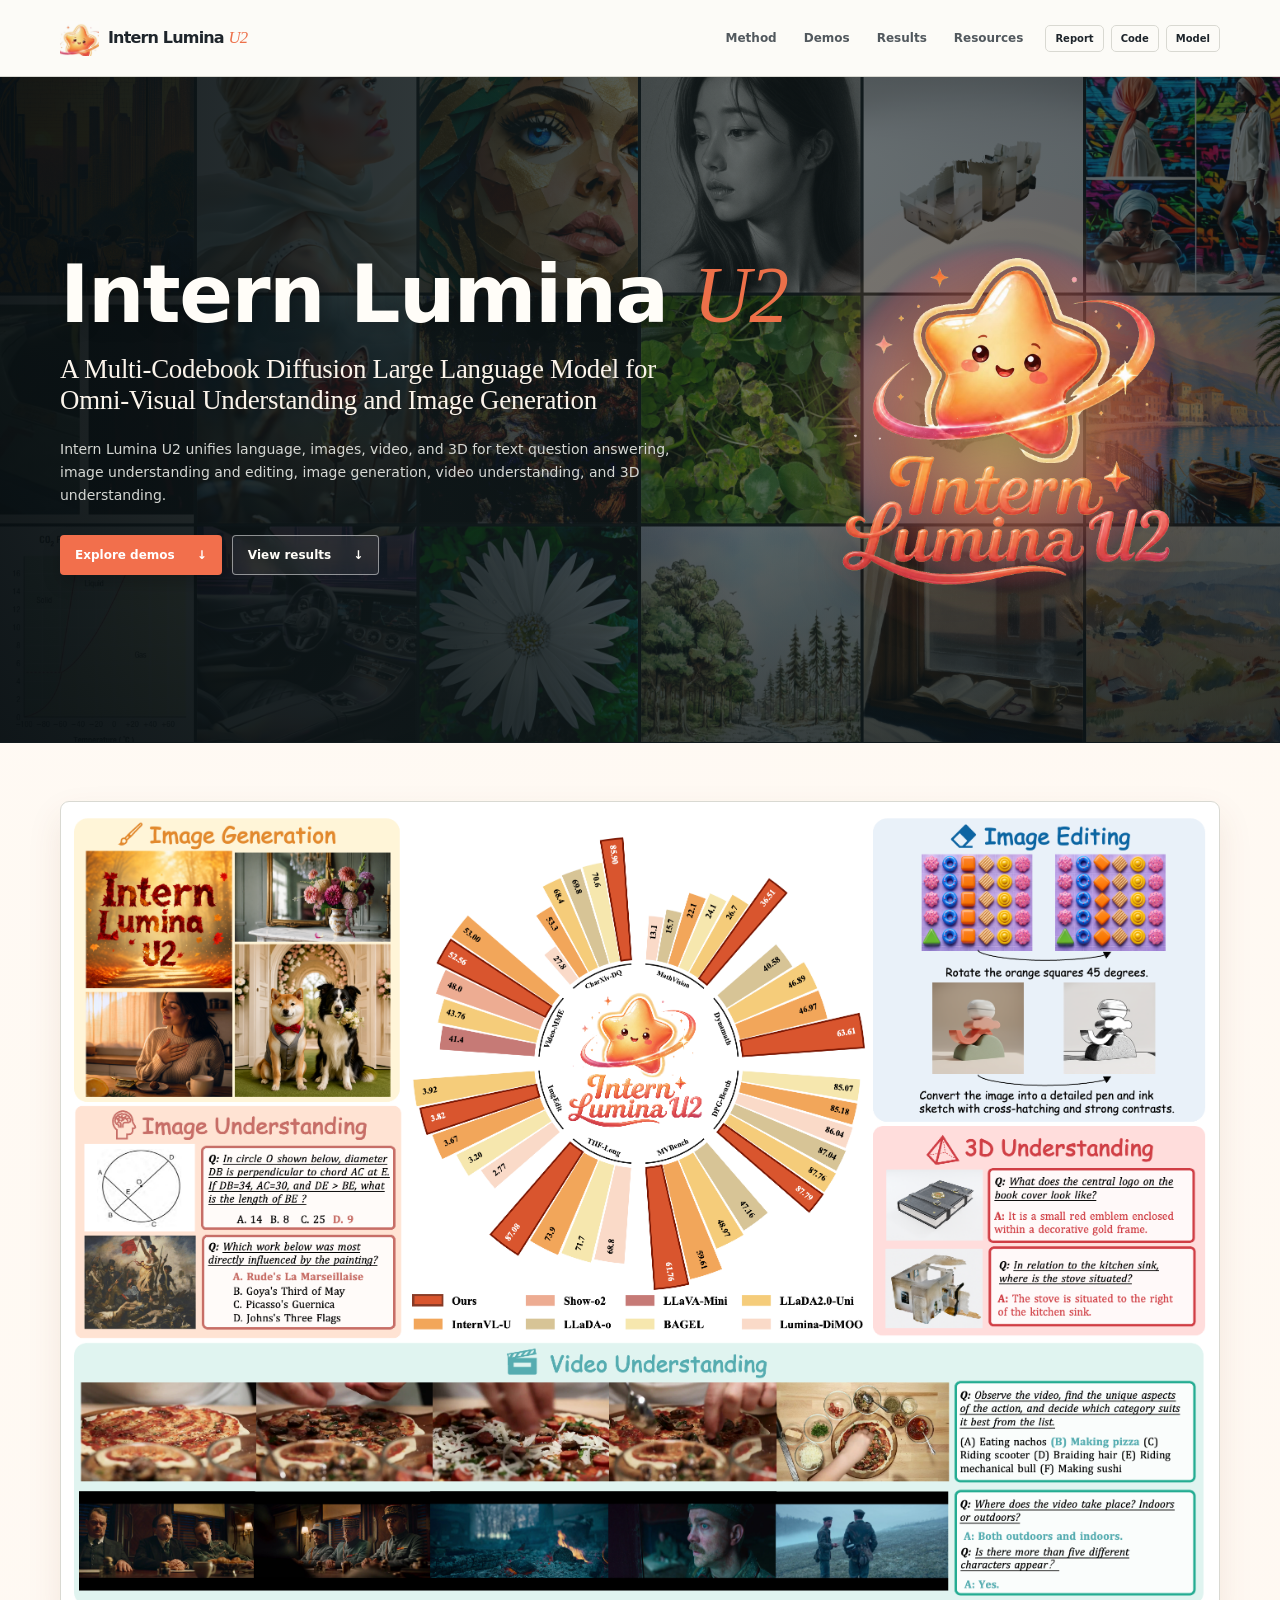
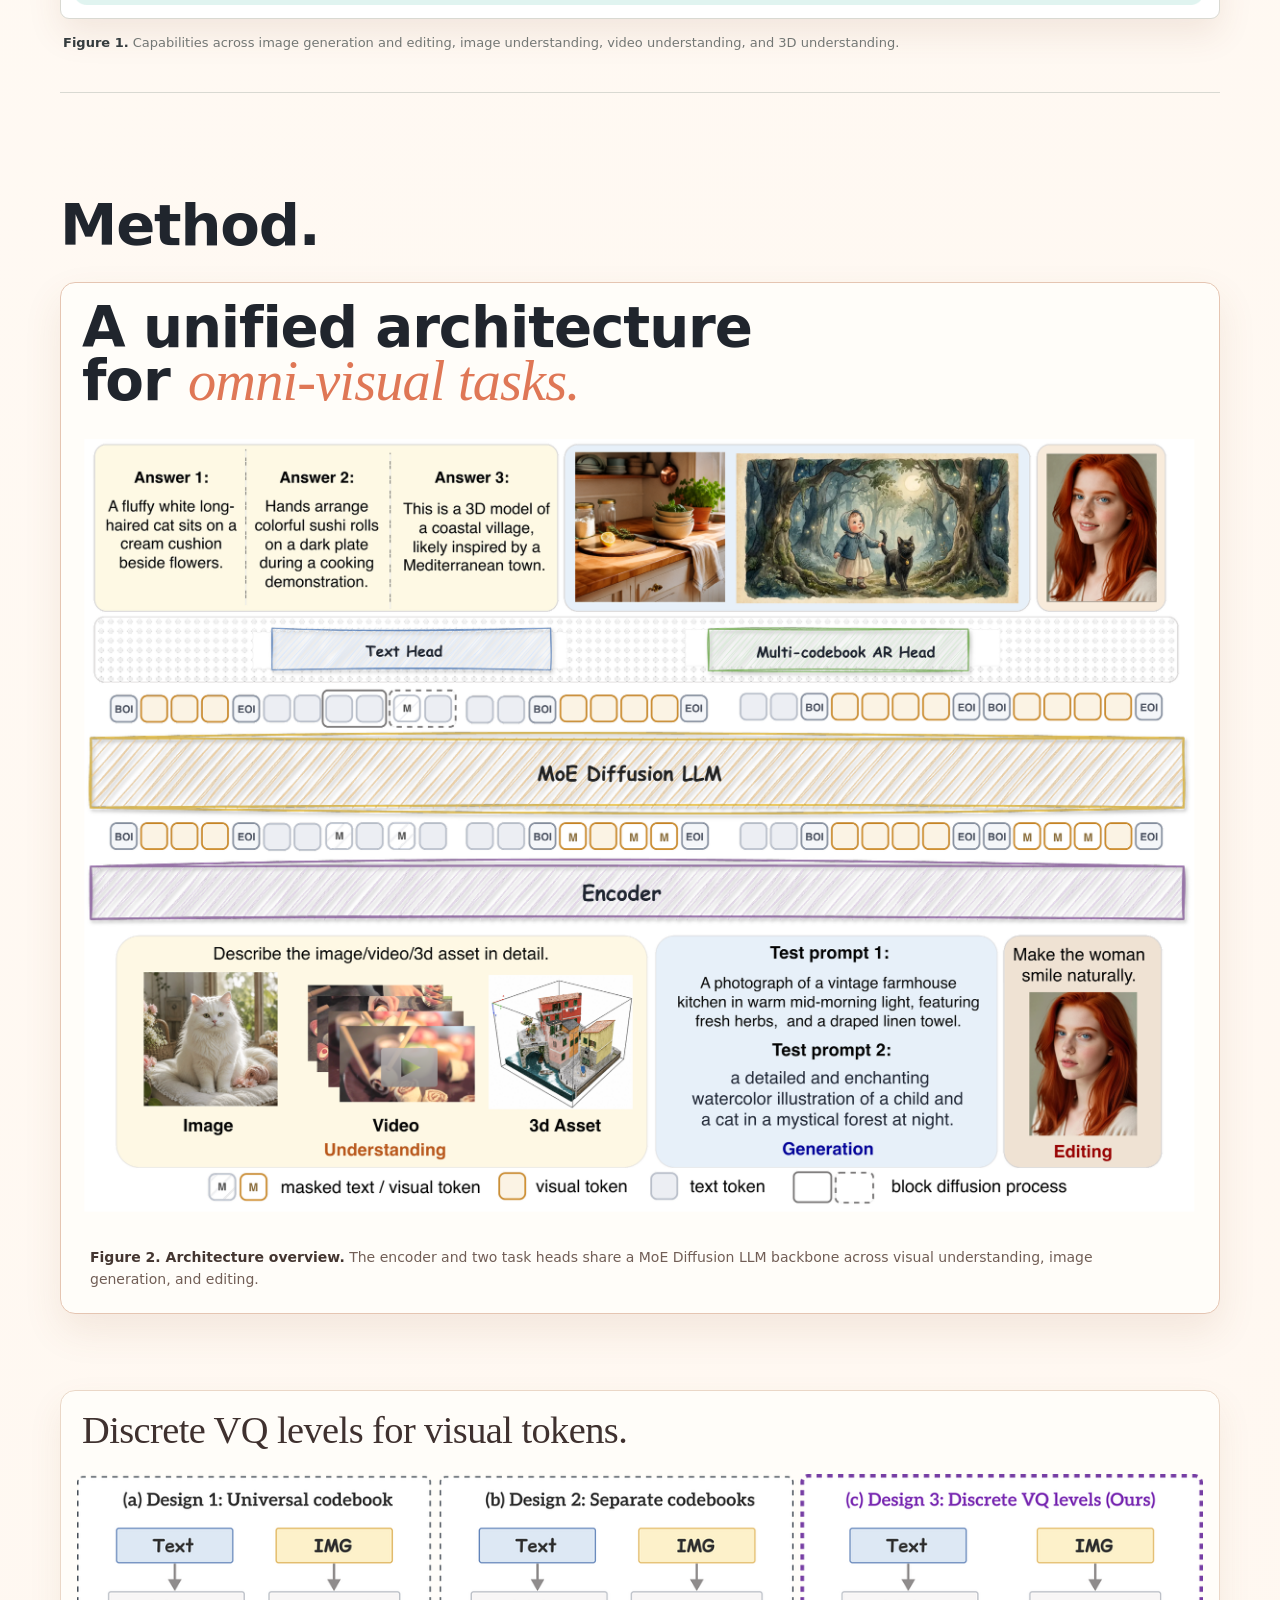
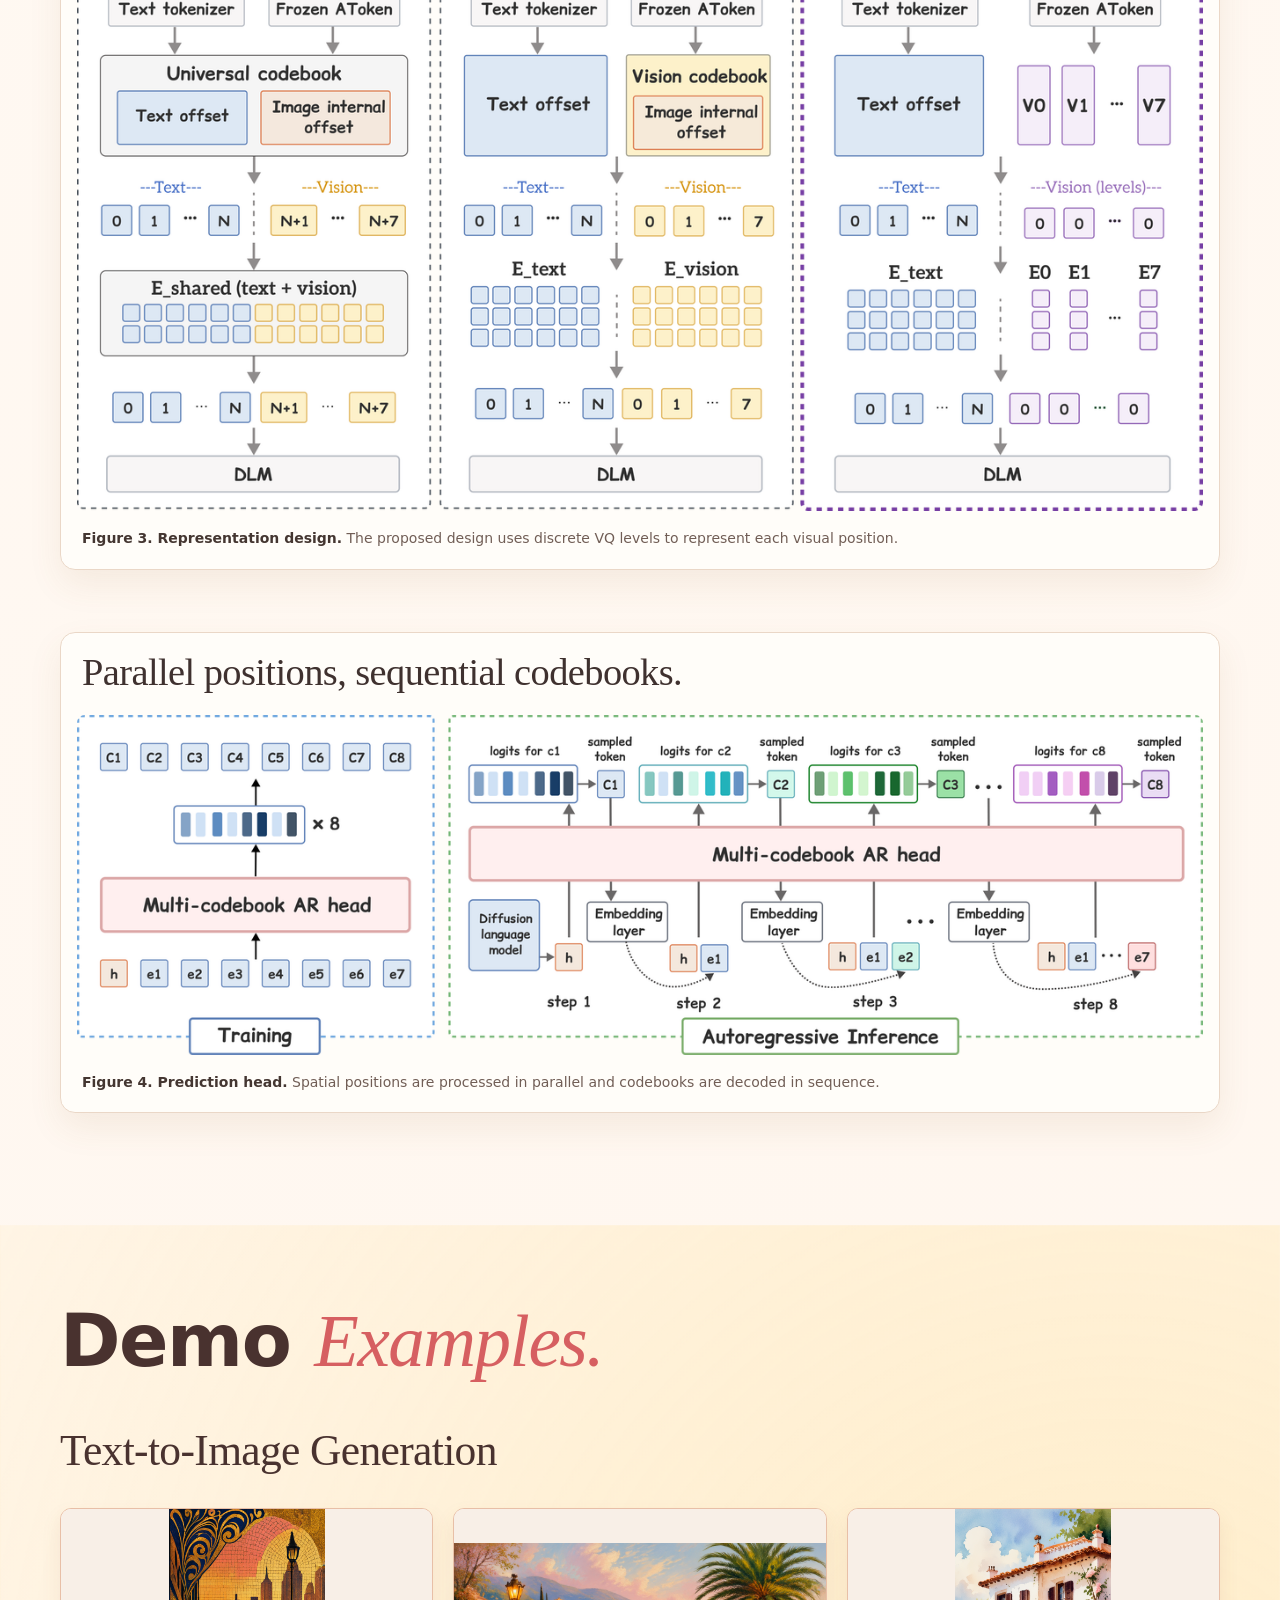
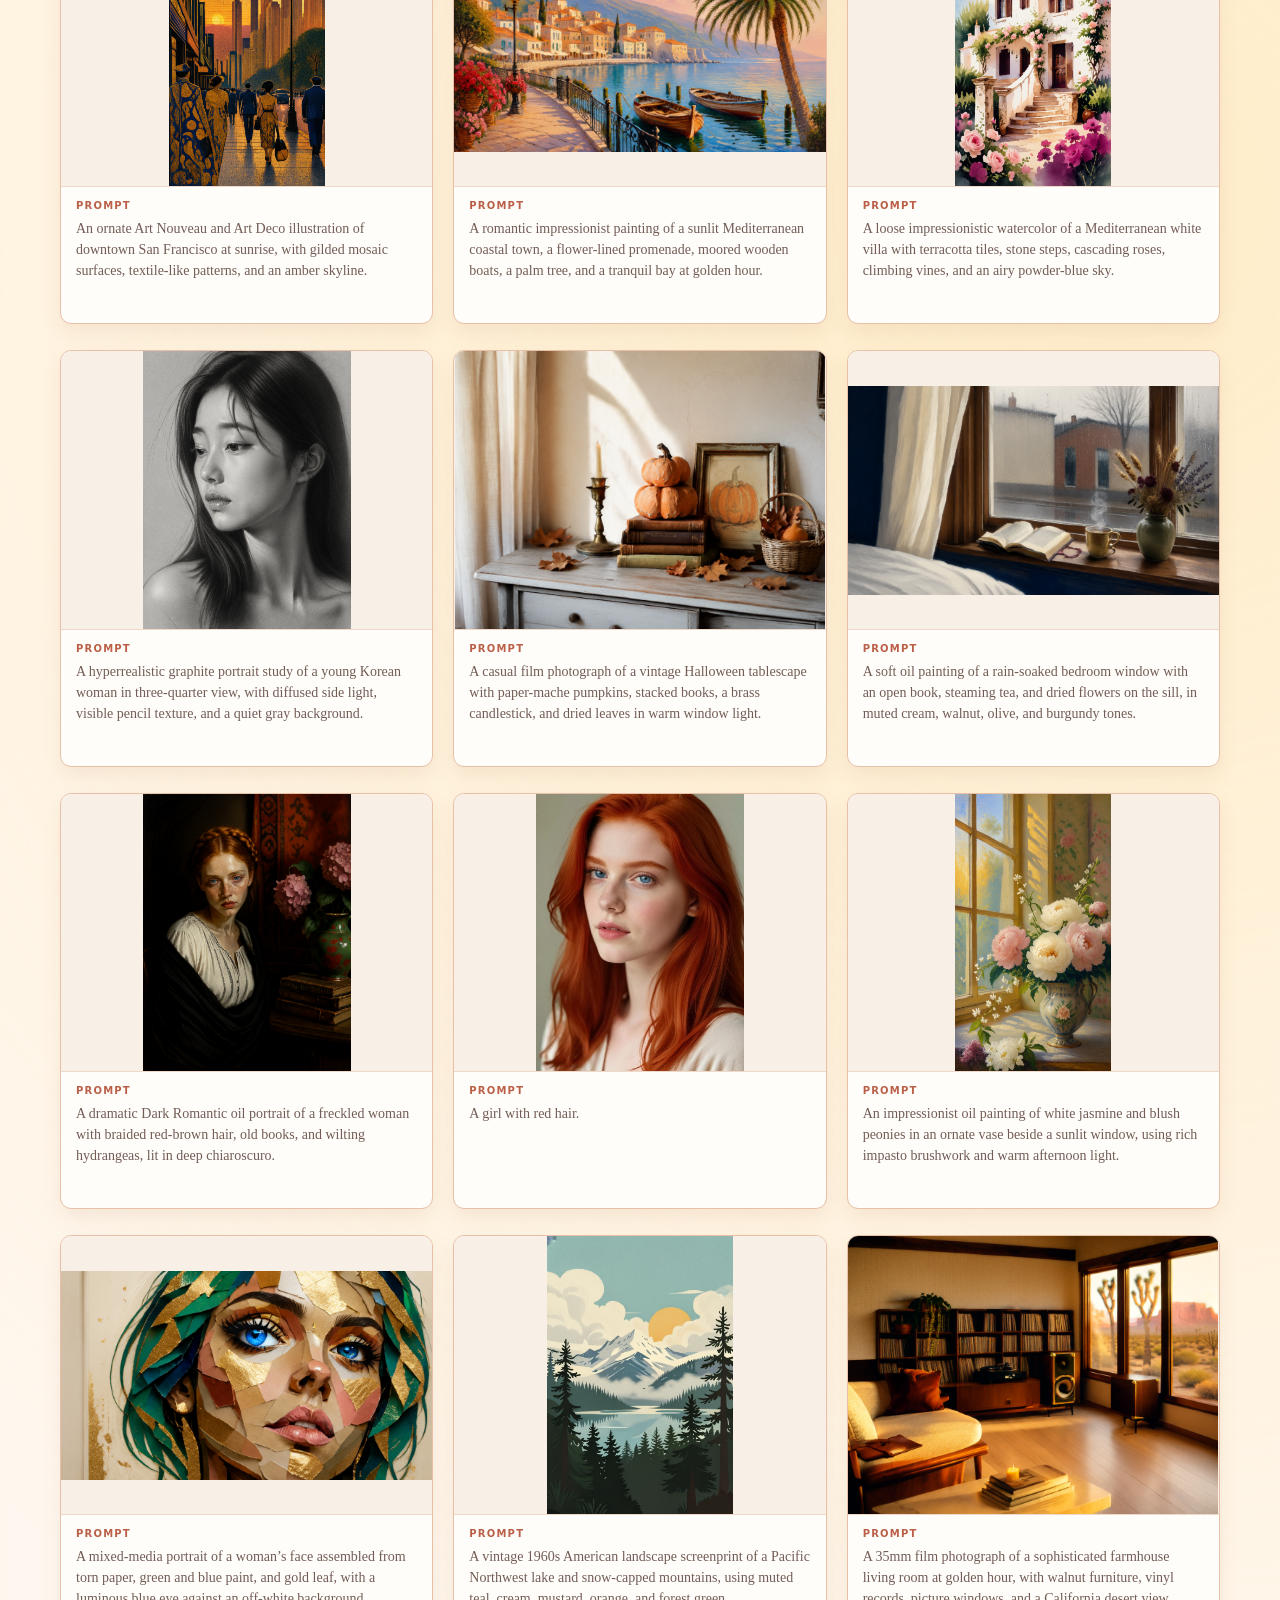
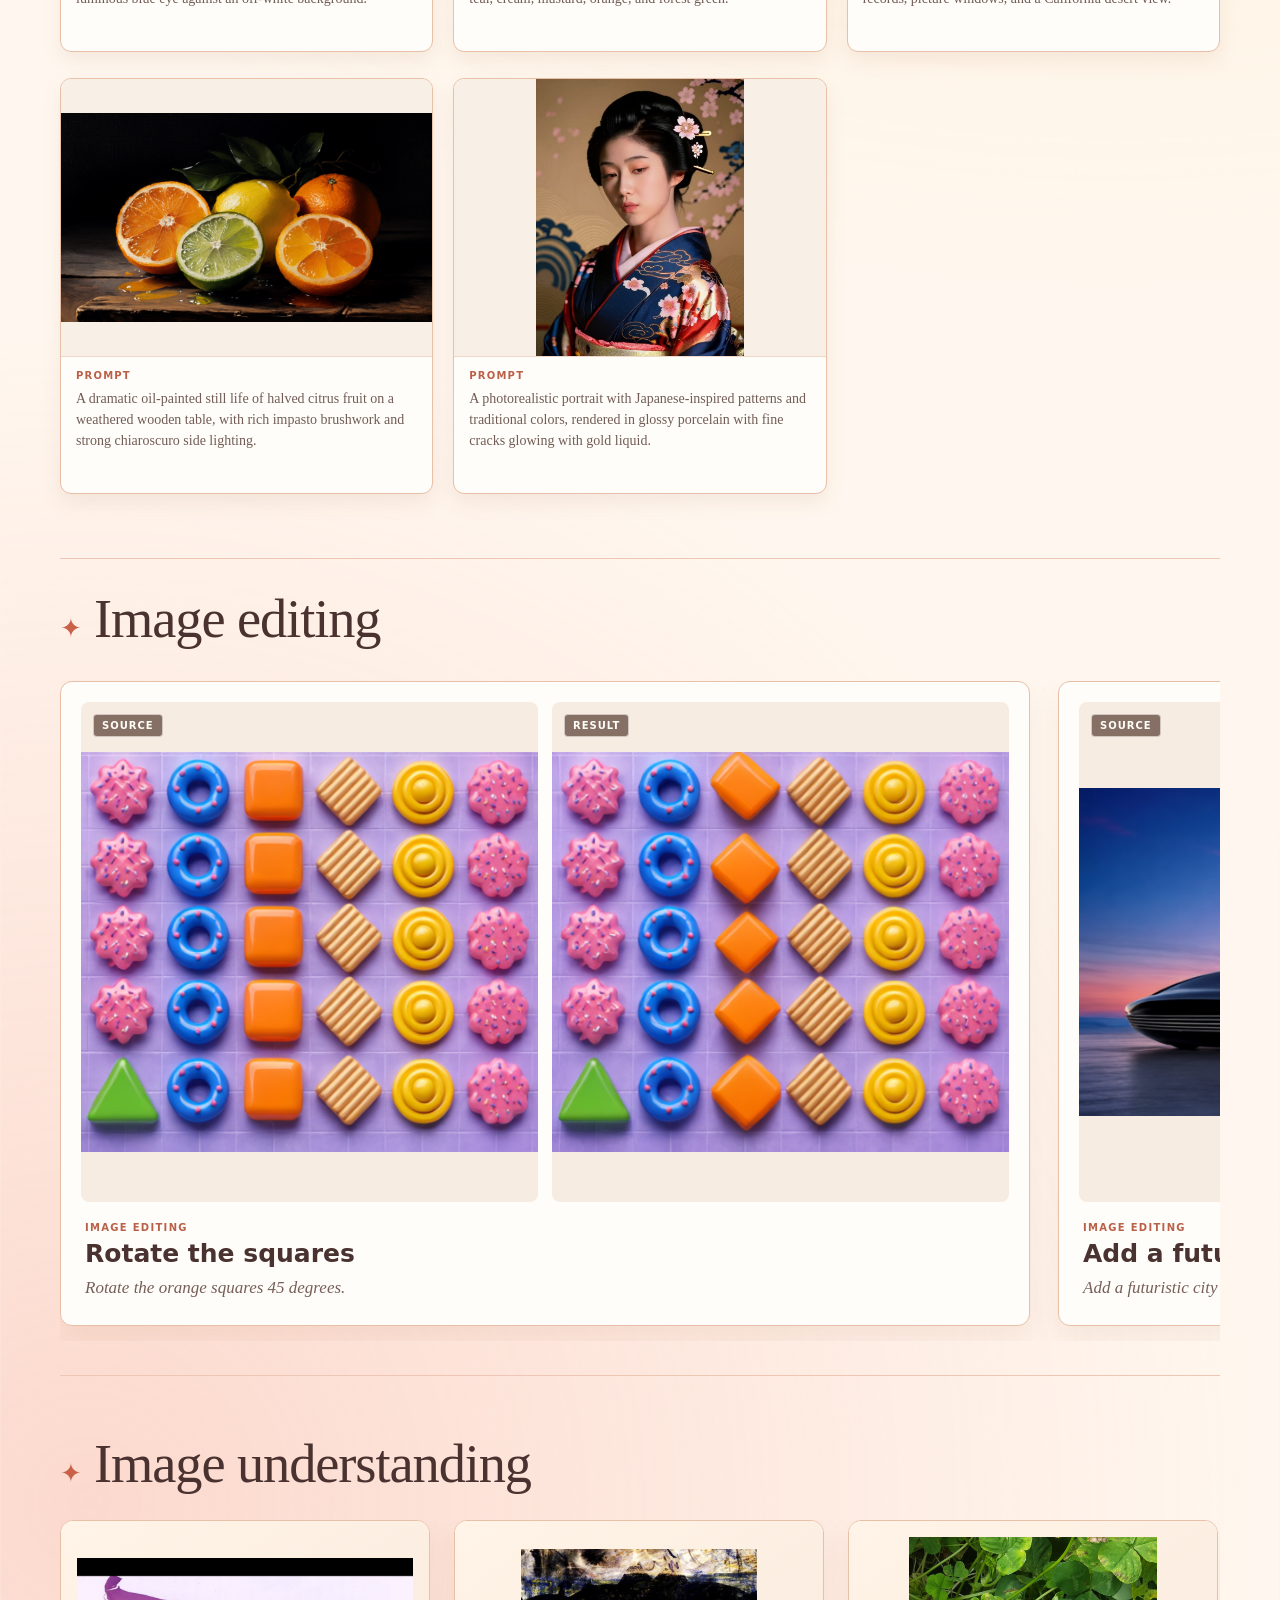
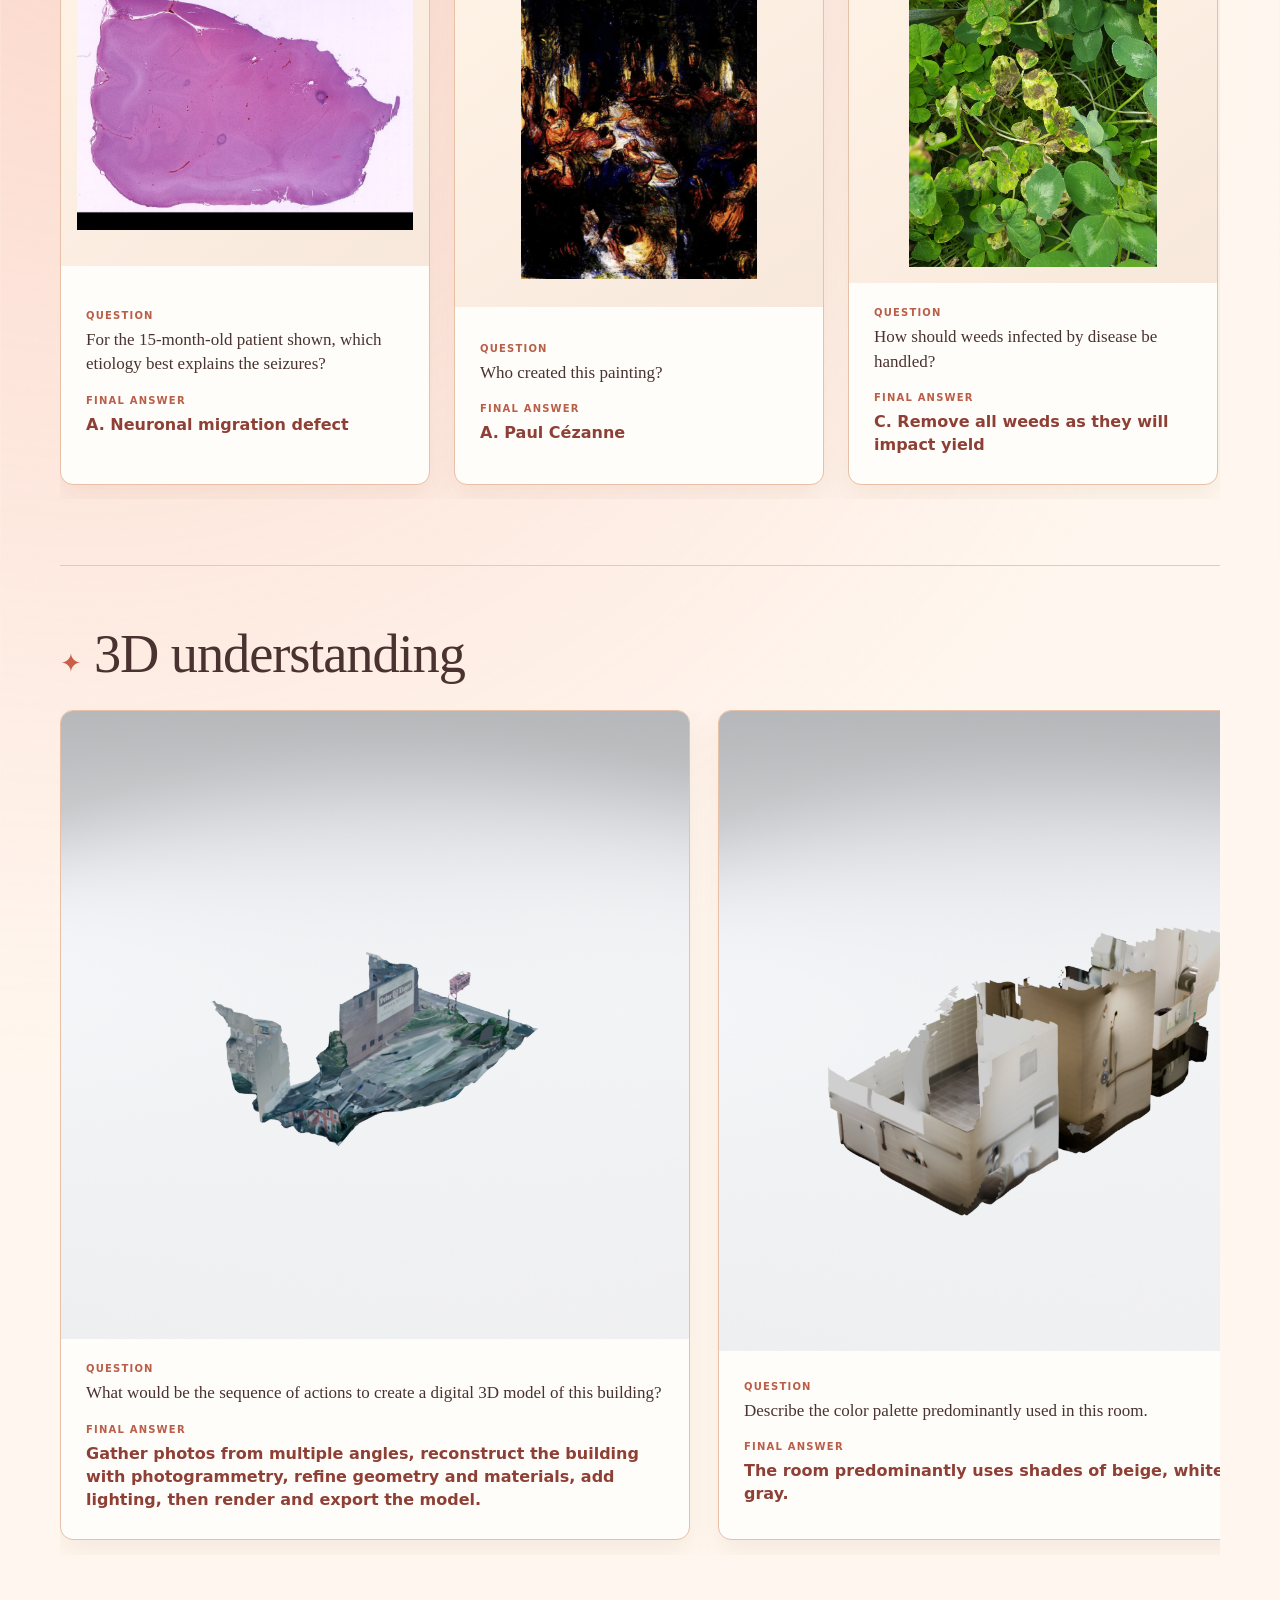
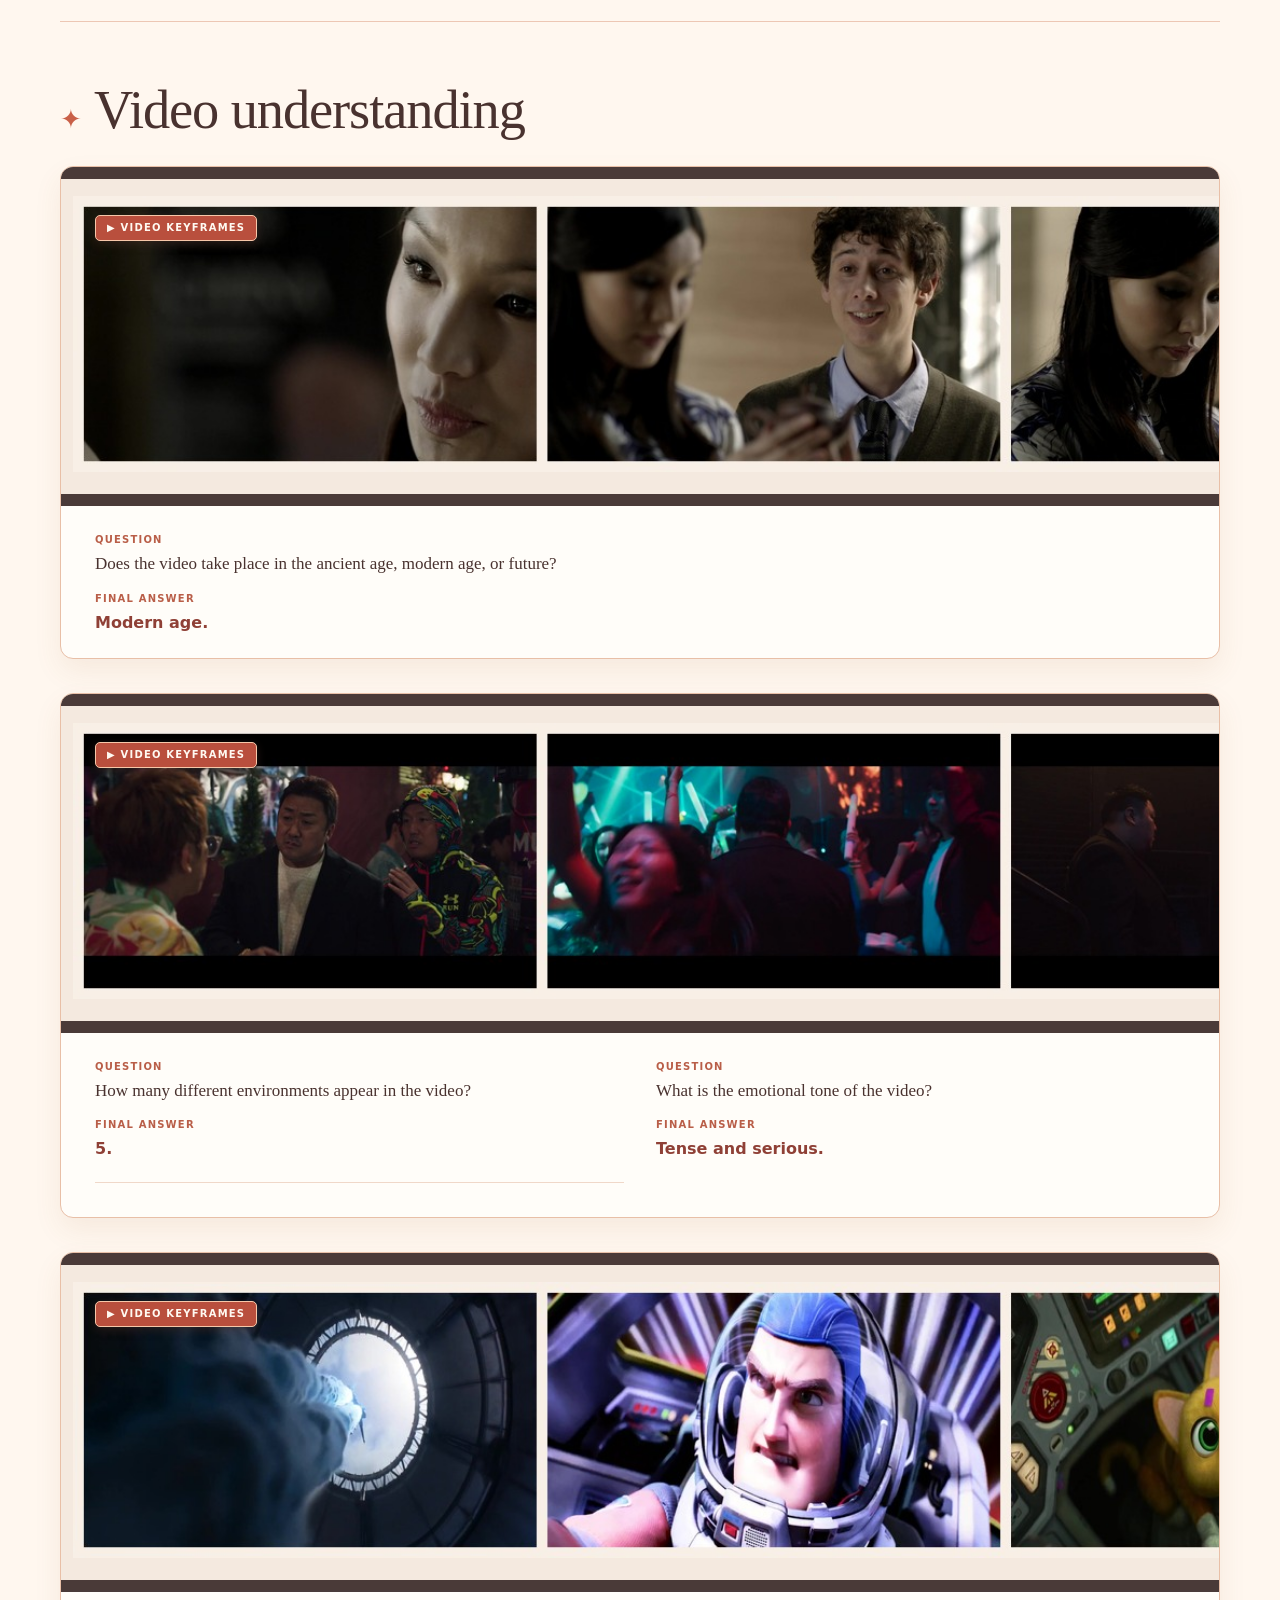
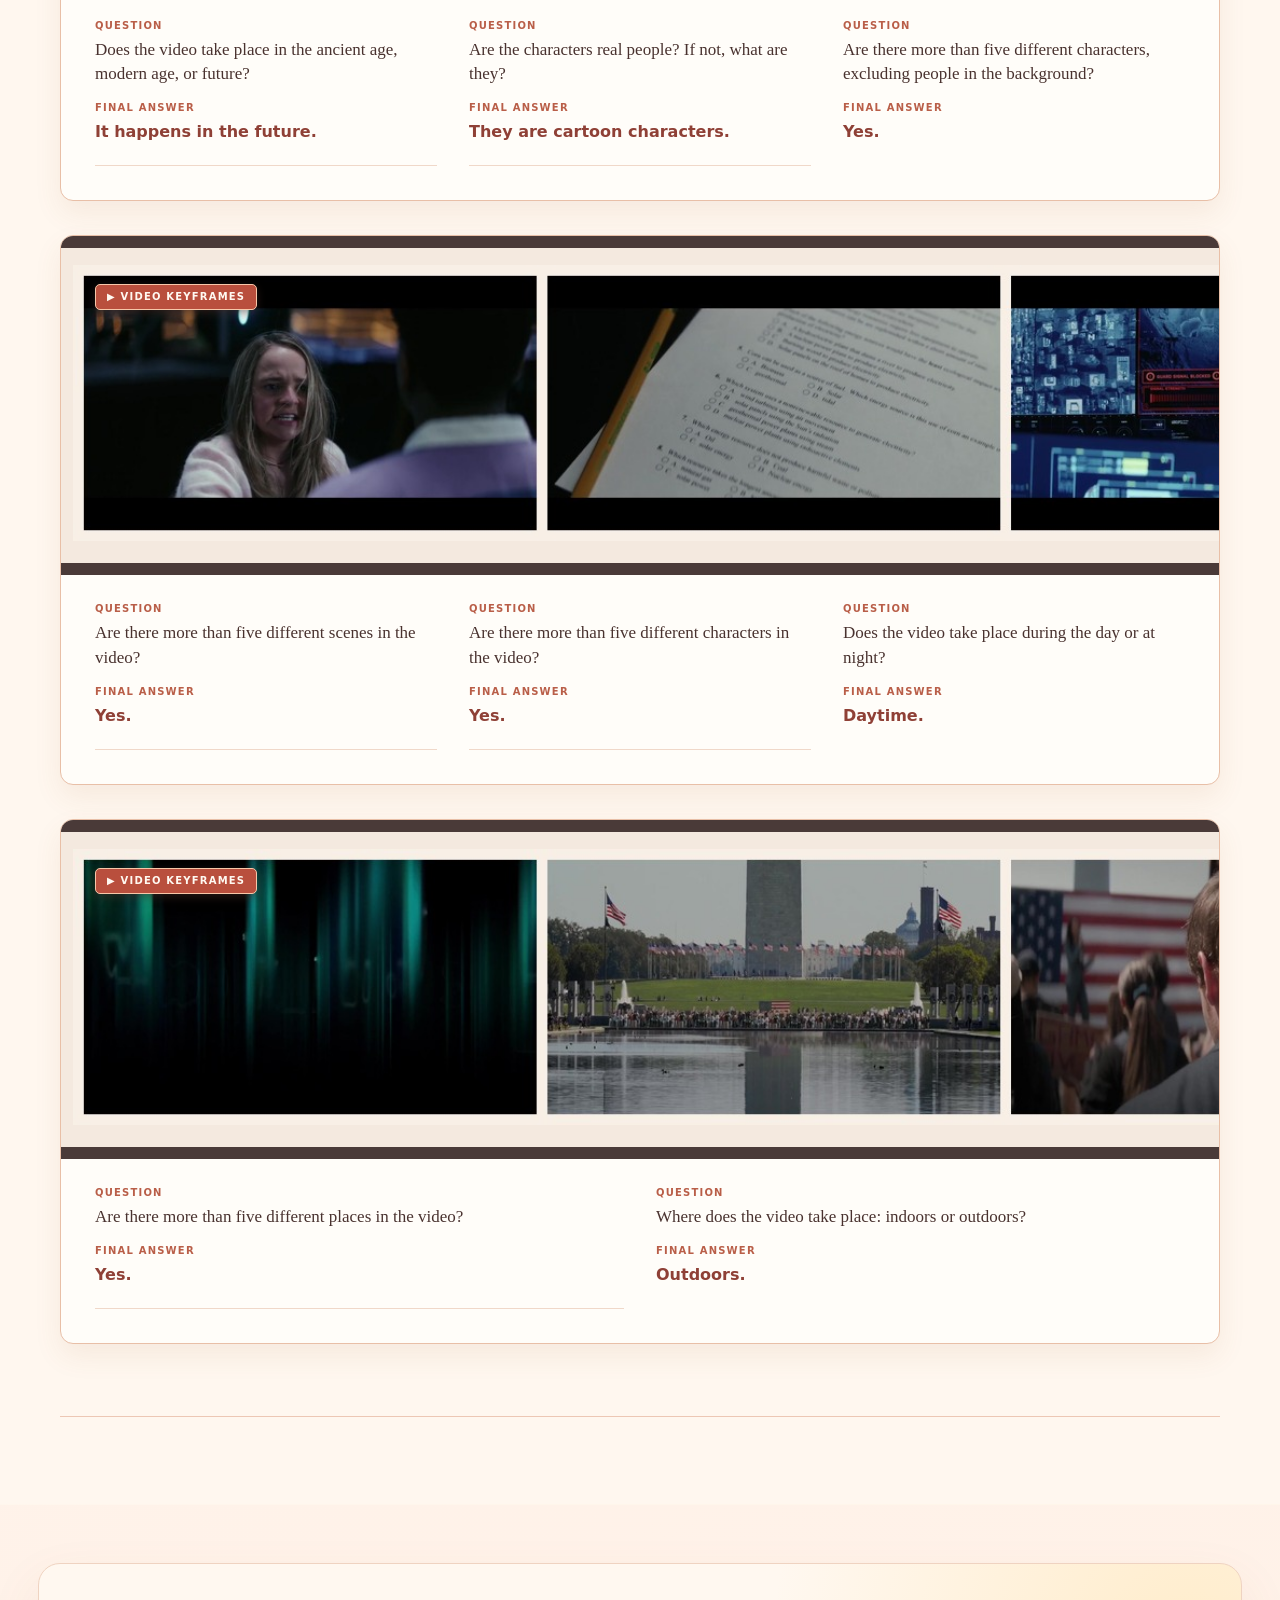
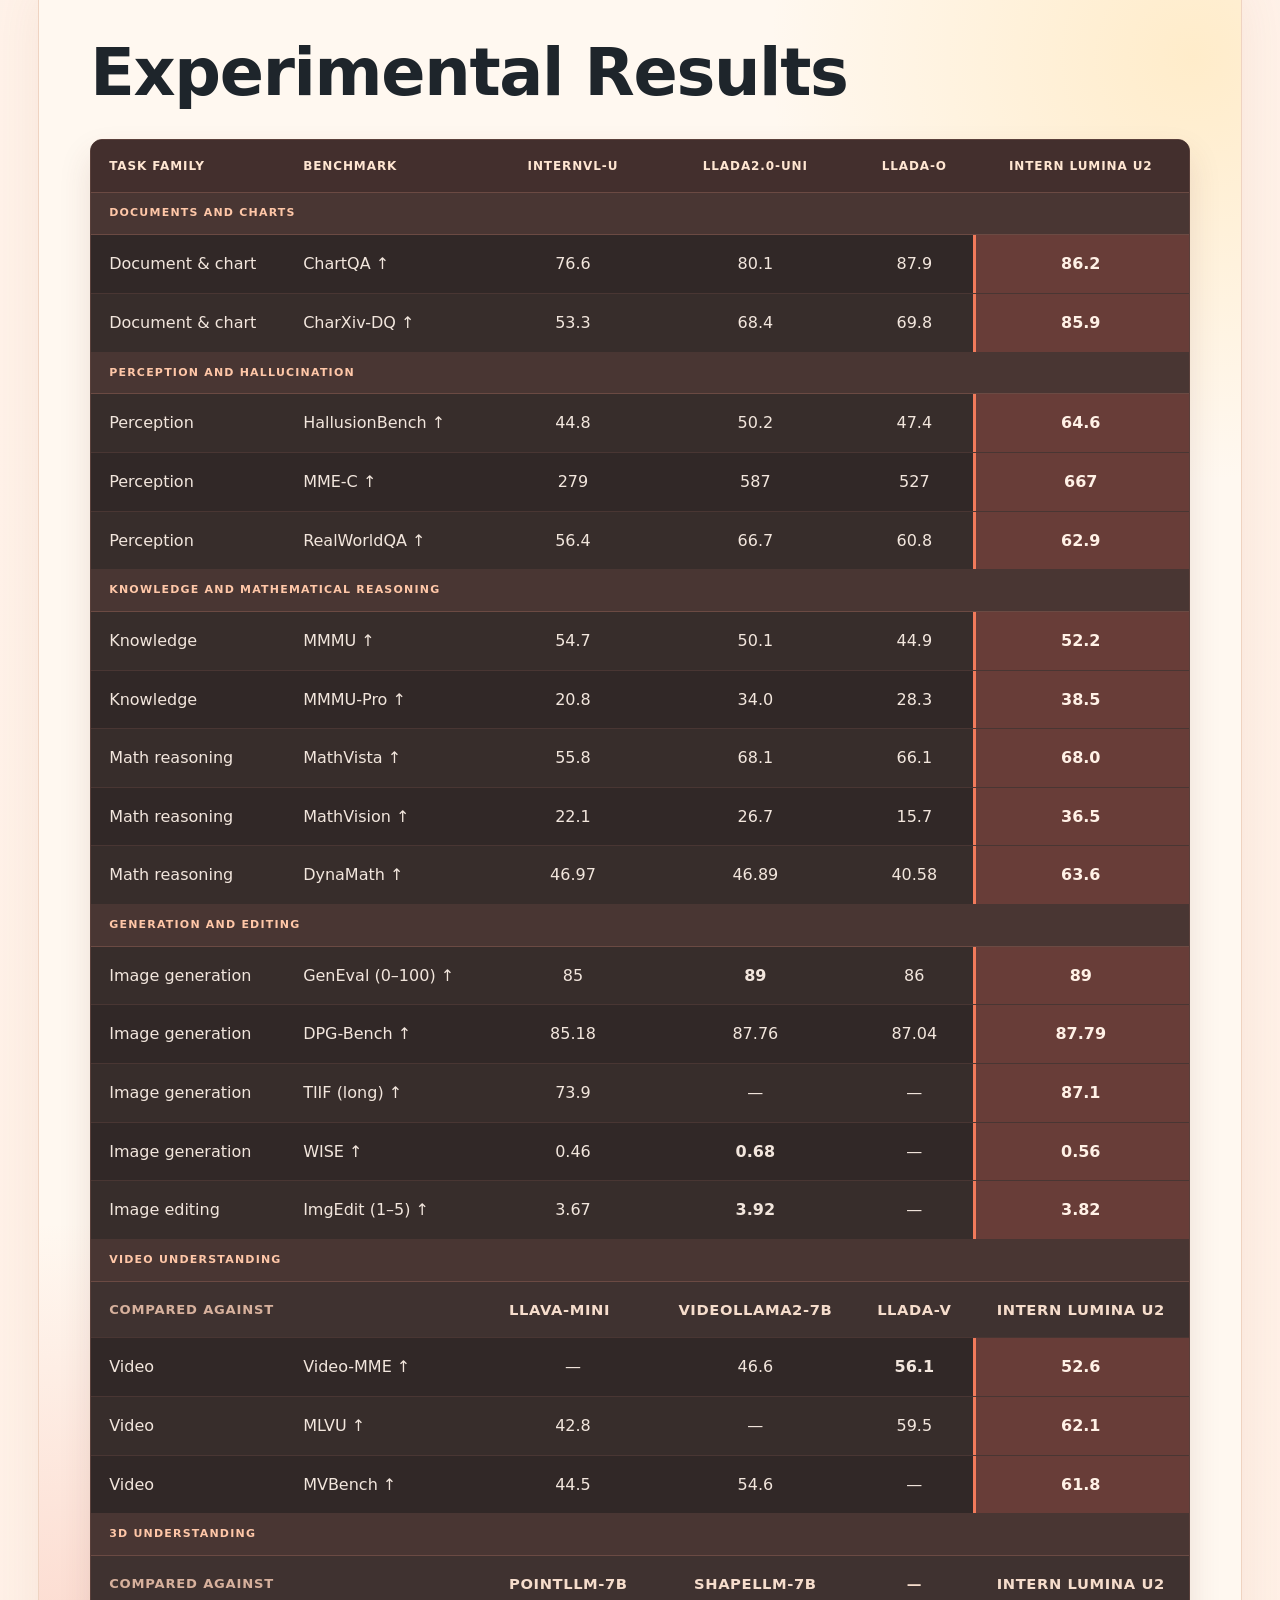
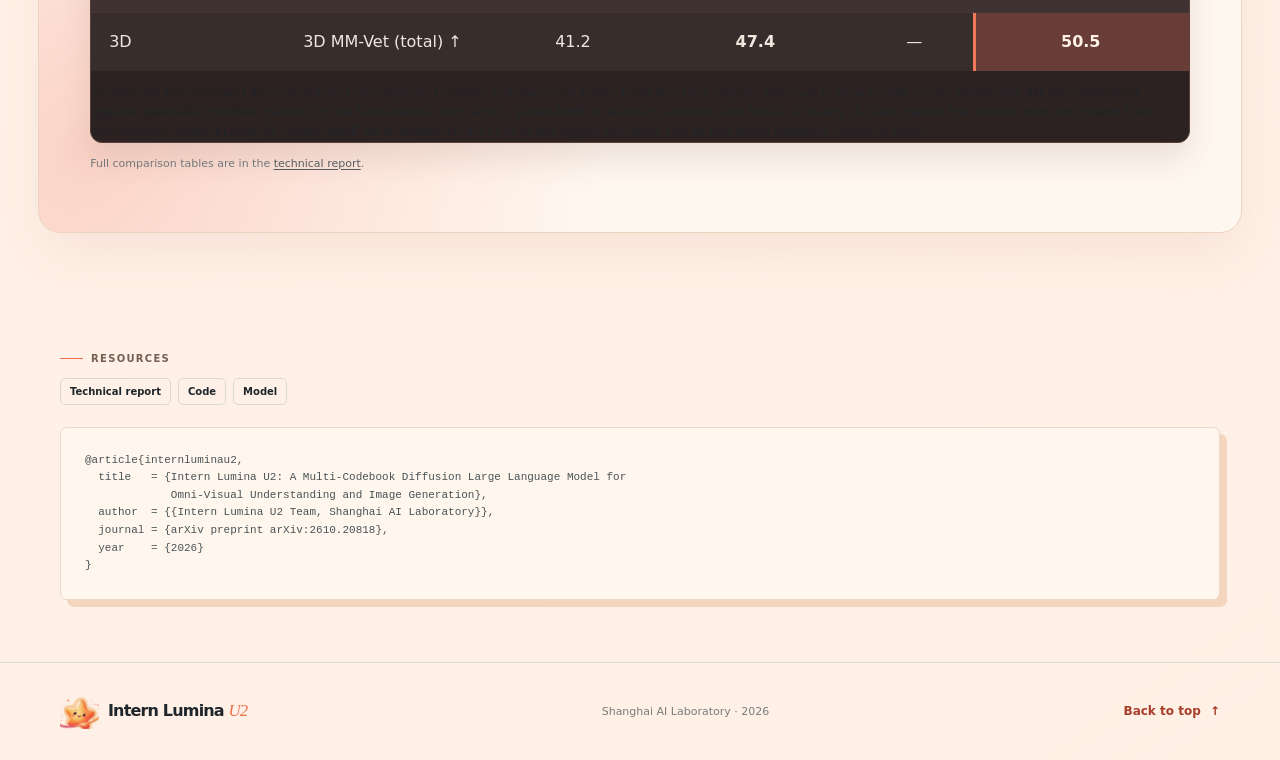
<file: index.html>
<!doctype html>
<html lang="en">
  <head>
    <meta charset="UTF-8" />
    <meta name="viewport" content="width=device-width, initial-scale=1.0" />
    <meta name="description" content="Intern Lumina U2 — a unified multi-codebook model for visual understanding, image generation, and image editing." />
    <title>Intern Lumina U2</title>
    <link rel="icon" href="assets/intern-lumina-u2-star-mark.jpg" type="image/jpeg" />
    <link rel="stylesheet" href="styles.css" />
    <link rel="stylesheet" href="mosaic.css" />
  </head>
  <body>
    <header class="site-header">
      <div class="shell nav-inner">
        <a class="brand" href="#overview" aria-label="Intern Lumina U2 home">
          <img src="assets/intern-lumina-u2-star-mark.jpg" alt="Intern Lumina U2 star logo" />
          <span>Intern Lumina <b>U2</b></span>
        </a>
        <nav aria-label="Primary navigation">
          <a href="#method">Method</a>
          <a href="#demos">Demos</a>
          <a href="#results">Results</a>
          <a href="#citation">Resources</a>
        </nav>
        <div class="release-links" aria-label="Release resources">
          <a href="https://arxiv.org/abs/2610.20818" target="_blank" rel="noopener" title="Technical report on arXiv">Report</a>
          <a href="https://github.com/InternLM/InternLumina-U2" target="_blank" rel="noopener" title="Inference code on GitHub">Code</a>
          <a href="https://huggingface.co/internlm/InternLumina-U2" target="_blank" rel="noopener" title="Model weights on Hugging Face">Model</a>
        </div>
      </div>
    </header>

    <main>
      <section class="hero" id="overview" aria-labelledby="project-title">
        <div class="hero-mosaic" aria-hidden="true">
          <span class="hero-tile hero-tile--city"></span><span class="hero-tile hero-tile--scarf"></span><span class="hero-tile hero-tile--gold-leaf"></span><span class="hero-tile hero-tile--graphite"></span><span class="hero-tile hero-tile--three-d-room"></span><span class="hero-tile hero-tile--street-art"></span>
          <span class="hero-tile hero-tile--video"></span><span class="hero-tile hero-tile--butterfly"></span><span class="hero-tile hero-tile--painting"></span><span class="hero-tile hero-tile--plant"></span><span class="hero-tile hero-tile--three-d-building"></span><span class="hero-tile hero-tile--coast"></span>
          <span class="hero-tile hero-tile--phase"></span><span class="hero-tile hero-tile--future-car"></span><span class="hero-tile hero-tile--flowers"></span><span class="hero-tile hero-tile--forest"></span><span class="hero-tile hero-tile--rainy-room"></span><span class="hero-tile hero-tile--watercolor"></span>
        </div>
        <div class="hero-scrim" aria-hidden="true"></div>
        <div class="hero-inner shell">
          <div class="hero-copy">
            <h1 id="project-title">Intern Lumina <em>U2</em></h1>
            <p class="hero-title">A Multi-Codebook Diffusion Large Language Model for Omni-Visual Understanding and Image Generation</p>
            <p class="hero-abstract">Intern Lumina U2 unifies language, images, video, and 3D for text question answering, image understanding and editing, image generation, video understanding, and 3D understanding.</p>
            <div class="hero-actions">
              <a class="action action-dark" href="#demos">Explore demos <span>↓</span></a>
              <a class="action action-light" href="#results">View results <span>↓</span></a>
            </div>
          </div>
          <aside class="hero-logo-wrap" aria-label="Intern Lumina U2 project mark">
            <img class="hero-logo" src="assets/intern-lumina-u2-logo-transparent.png" alt="Intern Lumina U2 star mascot and wordmark" />
          </aside>
        </div>
      </section>

      <figure class="teaser teaser-hero" aria-labelledby="teaser-caption">
        <div class="figure-frame"><img src="method/teaser.png" alt="Intern Lumina U2 capabilities and benchmark overview" /></div>
        <figcaption id="teaser-caption"><b>Figure 1.</b> Capabilities across image generation and editing, image understanding, video understanding, and 3D understanding.</figcaption>
      </figure>

      <section class="results section shell" id="results" aria-labelledby="results-title">
        <div class="section-heading results-heading"><h2 id="results-title">Experimental Results</h2></div>
        <div class="table-scroll" role="region" aria-label="Benchmark comparison table" tabindex="0">
          <table class="benchmark-table">
            <thead>
              <tr><th>Task family</th><th>Benchmark</th><th>InternVL-U</th><th>LLaDA2.0-Uni</th><th>LLaDA-o</th><th>Intern Lumina U2</th></tr>
            </thead>
            <tbody>
              <tr class="table-group"><td colspan="6">Documents and charts</td></tr>
              <tr><td>Document &amp; chart</td><td>ChartQA ↑</td><td>76.6</td><td>80.1</td><td>87.9</td><td class="ours">86.2</td></tr>
              <tr><td>Document &amp; chart</td><td>CharXiv-DQ ↑</td><td>53.3</td><td>68.4</td><td>69.8</td><td class="ours best">85.9</td></tr>
              <tr class="table-group"><td colspan="6">Perception and hallucination</td></tr>
              <tr><td>Perception</td><td>HallusionBench ↑</td><td>44.8</td><td>50.2</td><td>47.4</td><td class="ours best">64.6</td></tr>
              <tr><td>Perception</td><td>MME-C ↑</td><td>279</td><td>587</td><td>527</td><td class="ours best">667</td></tr>
              <tr><td>Perception</td><td>RealWorldQA ↑</td><td>56.4</td><td>66.7</td><td>60.8</td><td class="ours">62.9</td></tr>
              <tr class="table-group"><td colspan="6">Knowledge and mathematical reasoning</td></tr>
              <tr><td>Knowledge</td><td>MMMU ↑</td><td>54.7</td><td>50.1</td><td>44.9</td><td class="ours">52.2</td></tr>
              <tr><td>Knowledge</td><td>MMMU-Pro ↑</td><td>20.8</td><td>34.0</td><td>28.3</td><td class="ours best">38.5</td></tr>
              <tr><td>Math reasoning</td><td>MathVista ↑</td><td>55.8</td><td>68.1</td><td>66.1</td><td class="ours">68.0</td></tr>
              <tr><td>Math reasoning</td><td>MathVision ↑</td><td>22.1</td><td>26.7</td><td>15.7</td><td class="ours best">36.5</td></tr>
              <tr><td>Math reasoning</td><td>DynaMath ↑</td><td>46.97</td><td>46.89</td><td>40.58</td><td class="ours best">63.6</td></tr>
              <tr class="table-group"><td colspan="6">Generation and editing</td></tr>
              <tr><td>Image generation</td><td>GenEval (0–100) ↑</td><td>85</td><td class="best">89</td><td>86</td><td class="ours best">89</td></tr>
              <tr><td>Image generation</td><td>DPG-Bench ↑</td><td>85.18</td><td>87.76</td><td>87.04</td><td class="ours">87.79</td></tr>
              <tr><td>Image generation</td><td>TIIF (long) ↑</td><td>73.9</td><td>—</td><td>—</td><td class="ours best">87.1</td></tr>
              <tr><td>Image generation</td><td>WISE ↑</td><td>0.46</td><td class="best">0.68</td><td>—</td><td class="ours">0.56</td></tr>
              <tr><td>Image editing</td><td>ImgEdit (1–5) ↑</td><td>3.67</td><td class="best">3.92</td><td>—</td><td class="ours">3.82</td></tr>
              <tr class="table-group"><td colspan="6">Video understanding</td></tr>
              <tr class="table-models"><td colspan="2">Compared against</td><td>LLaVA-Mini</td><td>VideoLLaMA2-7B</td><td>LLaDA-V</td><td>Intern Lumina U2</td></tr>
              <tr><td>Video</td><td>Video-MME ↑</td><td>—</td><td>46.6</td><td class="best">56.1</td><td class="ours">52.6</td></tr>
              <tr><td>Video</td><td>MLVU ↑</td><td>42.8</td><td>—</td><td>59.5</td><td class="ours best">62.1</td></tr>
              <tr><td>Video</td><td>MVBench ↑</td><td>44.5</td><td>54.6</td><td>—</td><td class="ours best">61.8</td></tr>
              <tr class="table-group"><td colspan="6">3D understanding</td></tr>
              <tr class="table-models"><td colspan="2">Compared against</td><td>PointLLM-7B</td><td>ShapeLLM-7B</td><td>—</td><td>Intern Lumina U2</td></tr>
              <tr><td>3D</td><td>3D MM-Vet (total) ↑</td><td>41.2</td><td class="best">47.4</td><td>—</td><td class="ours best">50.5</td></tr>
            </tbody>
          </table>
          <p class="table-note">
            Scores are the released Ascend-trained checkpoint; baseline numbers are
            taken from the tech report. GenEval is on a 0–100 scale. Video and 3D are
            compared against specialist models, named in the table where they apply.
            Video-MME is without subtitles and MLVU is m-avg. A dash means the model
            does not report that benchmark; Video-LLaVA-7B (Video-MME 39.9, MVBench
            43.1) is in the report but does not fit the three baseline columns here.
          </p>
        </div>
        <div class="results-footer"><p>Full comparison tables are in the <a href="https://arxiv.org/abs/2610.20818" target="_blank" rel="noopener">technical report</a>.</p></div>
      </section>

      <section class="method section shell" id="method" aria-labelledby="method-title">
        <div class="method-intro">
          <h2 id="method-title">Method.</h2>
        </div>
        <figure class="method-figure method-overview">
          <div class="method-figure-heading method-architecture-heading"><h3>A unified architecture<br />for <em>omni-visual tasks.</em></h3></div>
          <img src="method/method-main.png" alt="Intern Lumina U2 unified multi-modal architecture" />
          <figcaption><b>Figure 2. Architecture overview.</b> The encoder and two task heads share a MoE Diffusion LLM backbone across visual understanding, image generation, and editing.</figcaption>
        </figure>
        <div class="method-details">
          <figure class="method-figure">
            <div class="method-figure-heading"><h3>Discrete VQ levels for visual tokens.</h3></div>
            <img src="method/架构对比.png" alt="Comparison of universal, separate, and multi-codebook visual representations" />
            <figcaption><b>Figure 3. Representation design.</b> The proposed design uses discrete VQ levels to represent each visual position.</figcaption>
          </figure>
          <figure class="method-figure">
            <div class="method-figure-heading"><h3>Parallel positions, sequential codebooks.</h3></div>
            <img src="method/多码本输出设计.png" alt="Multi-codebook autoregressive head for training and inference" />
            <figcaption><b>Figure 4. Prediction head.</b> Spatial positions are processed in parallel and codebooks are decoded in sequence.</figcaption>
          </figure>
        </div>
      </section>

      <section class="gallery section" id="demos" aria-labelledby="demos-title">
        <div class="shell">
          <div class="demo-intro"><h2 id="demos-title">Demo <em>Examples.</em></h2></div>
          <div class="section-heading split-heading"><div><h3>Text-to-Image Generation</h3></div></div>
          <div class="generation-showcase" id="generation" aria-label="Text-to-image generation examples">
            <div class="generation-grid" id="generation-gallery"></div>
          </div>
        </div>

        <div class="gallery-rails">
          <section class="task-rail shell" id="editing"><div class="task-head"><div><span>✦</span><h3>Image editing</h3></div></div><div class="editing-showcase" id="editing-gallery" aria-label="Image editing examples"></div></section>
          <section class="task-rail shell qa-task" id="understanding"><div class="task-head"><div><span>✦</span><h3>Image understanding</h3></div></div><div class="qa-grid image-understanding-grid" id="image-understanding-gallery" aria-label="Image understanding examples"></div></section>
          <section class="task-rail shell qa-task" id="three-d"><div class="task-head"><div><span>✦</span><h3>3D understanding</h3></div></div><div class="qa-grid three-d-grid" id="three-d-gallery" aria-label="3D understanding examples"></div></section>
          <section class="task-rail shell video-task" id="video"><div class="task-head"><div><span>✦</span><h3>Video understanding</h3></div></div><div class="video-gallery" id="video-gallery" aria-label="Video understanding examples"></div></section>
        </div>
      </section>

      <section class="citation section shell" id="citation">
        <p class="overline"><span></span> Resources</p>
        <div class="release-links" style="margin-left:0;margin-bottom:22px;">
          <a href="https://arxiv.org/abs/2610.20818" target="_blank" rel="noopener">Technical report</a>
          <a href="https://github.com/InternLM/InternLumina-U2" target="_blank" rel="noopener">Code</a>
          <a href="https://huggingface.co/internlm/InternLumina-U2" target="_blank" rel="noopener">Model</a>
        </div>
        <pre class="bibtex"><code>@article{internluminau2,
  title   = {Intern Lumina U2: A Multi-Codebook Diffusion Large Language Model for
             Omni-Visual Understanding and Image Generation},
  author  = {{Intern Lumina U2 Team, Shanghai AI Laboratory}},
  journal = {arXiv preprint arXiv:2610.20818},
  year    = {2026}
}</code></pre>
      </section>
    </main>

    <footer><div class="shell footer-inner"><a class="brand" href="#overview"><img src="assets/intern-lumina-u2-star-mark.jpg" alt="" /><span>Intern Lumina <b>U2</b></span></a><p>Shanghai AI Laboratory · 2026</p><a class="text-link" href="#overview">Back to top <span>↑</span></a></div></footer>
    <script src="script.js"></script>
  </body>
</html>
</file>
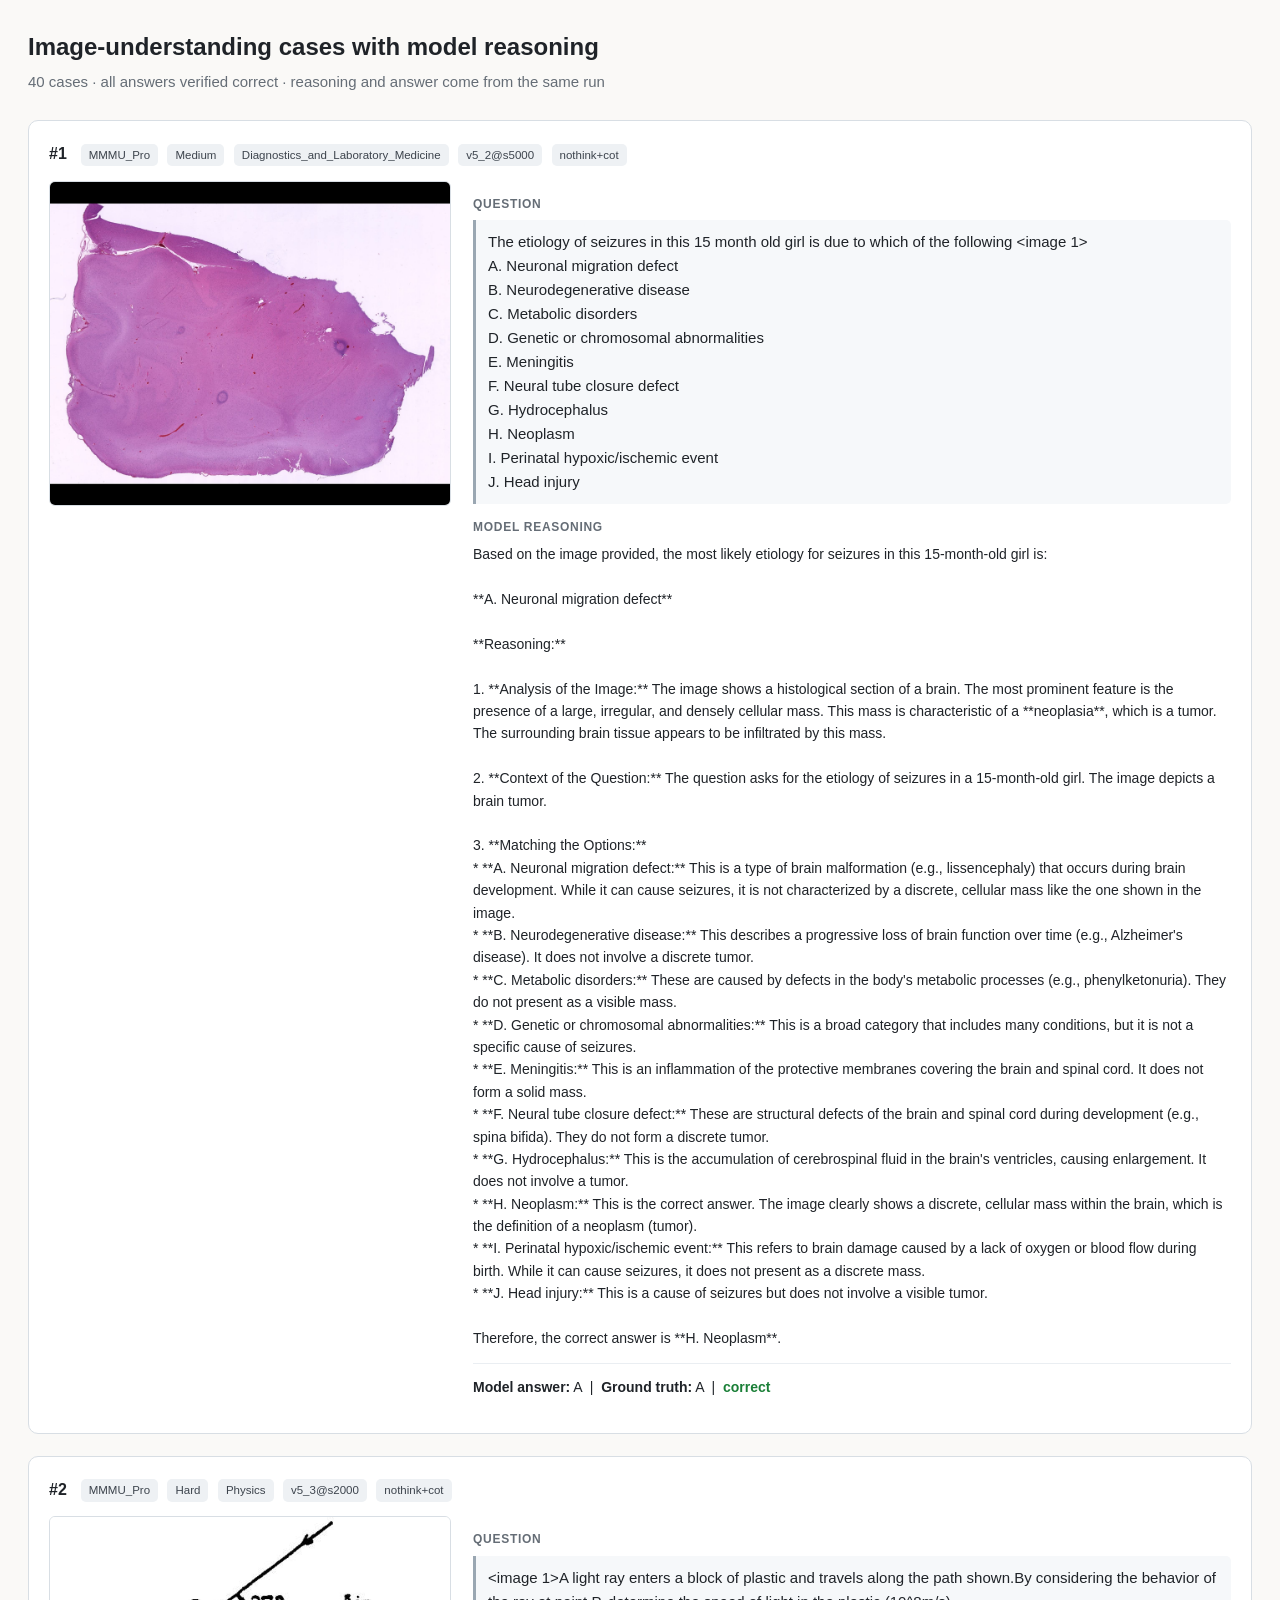
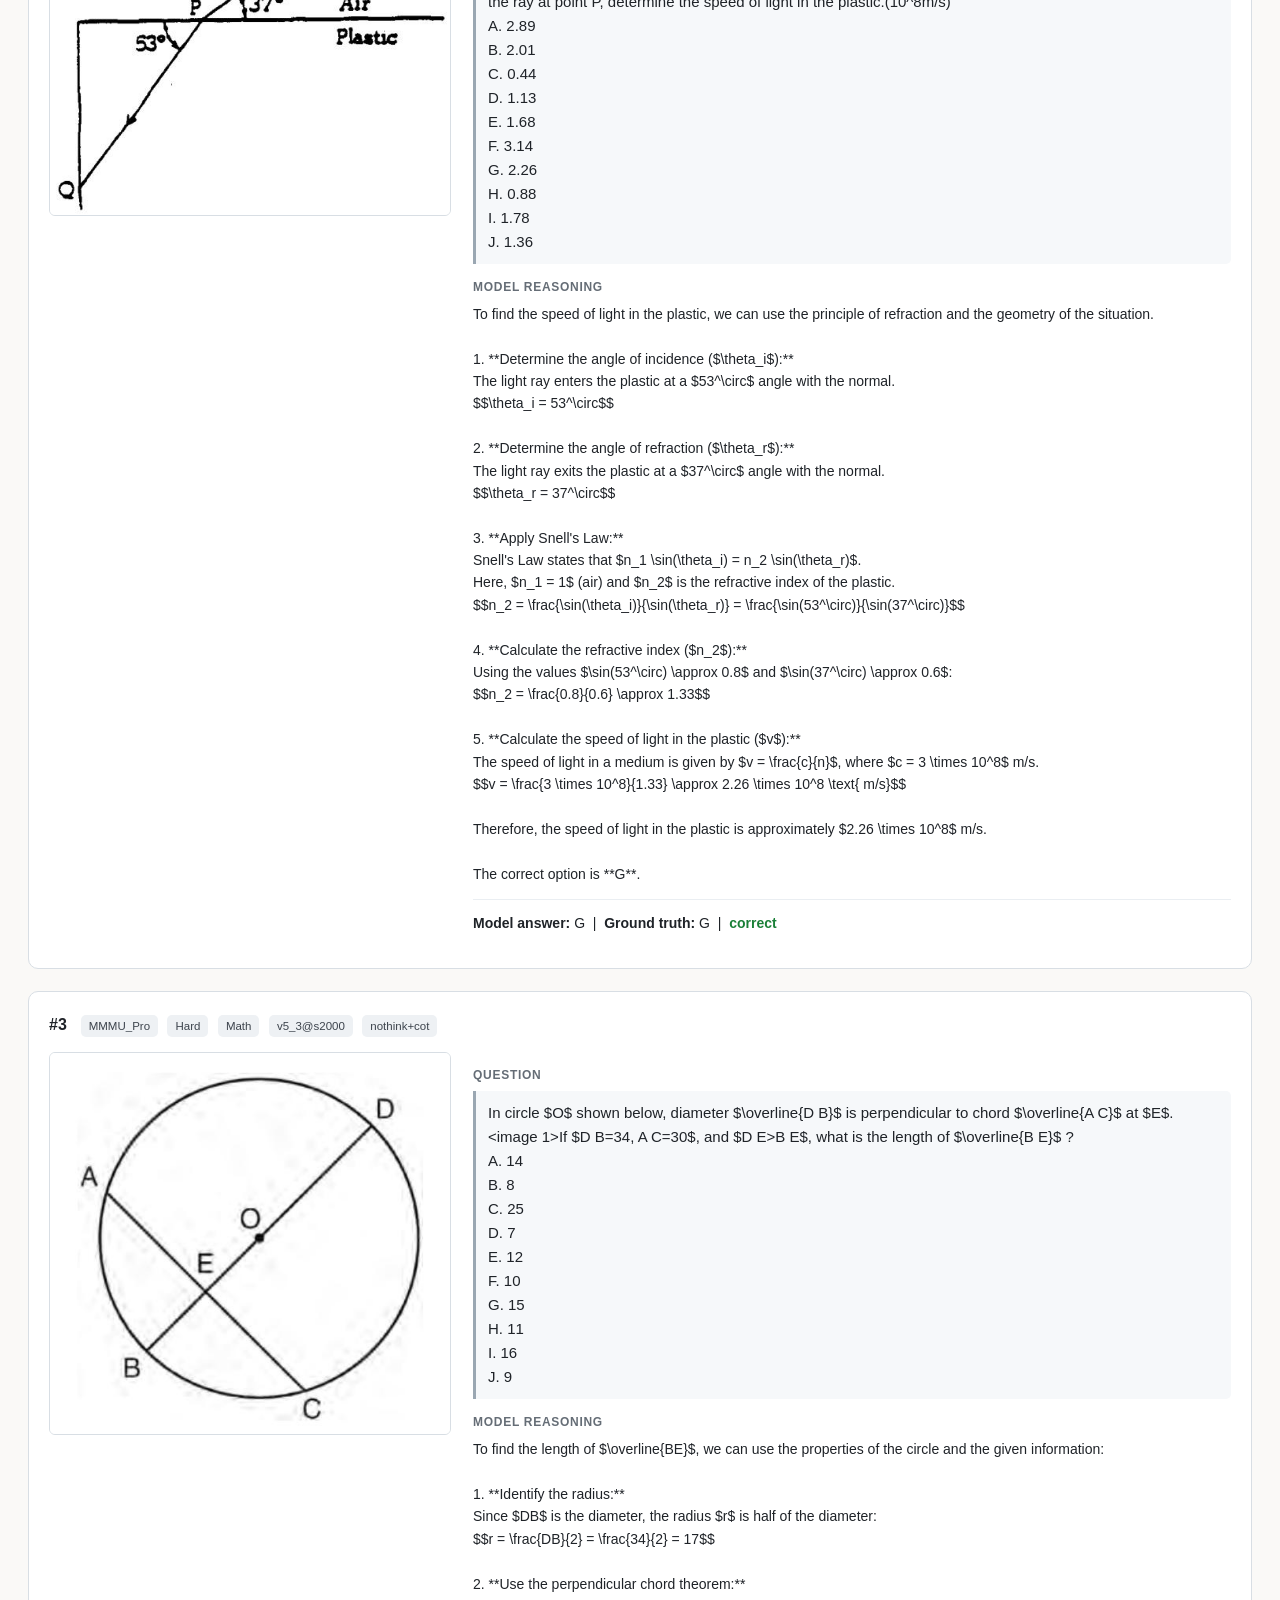
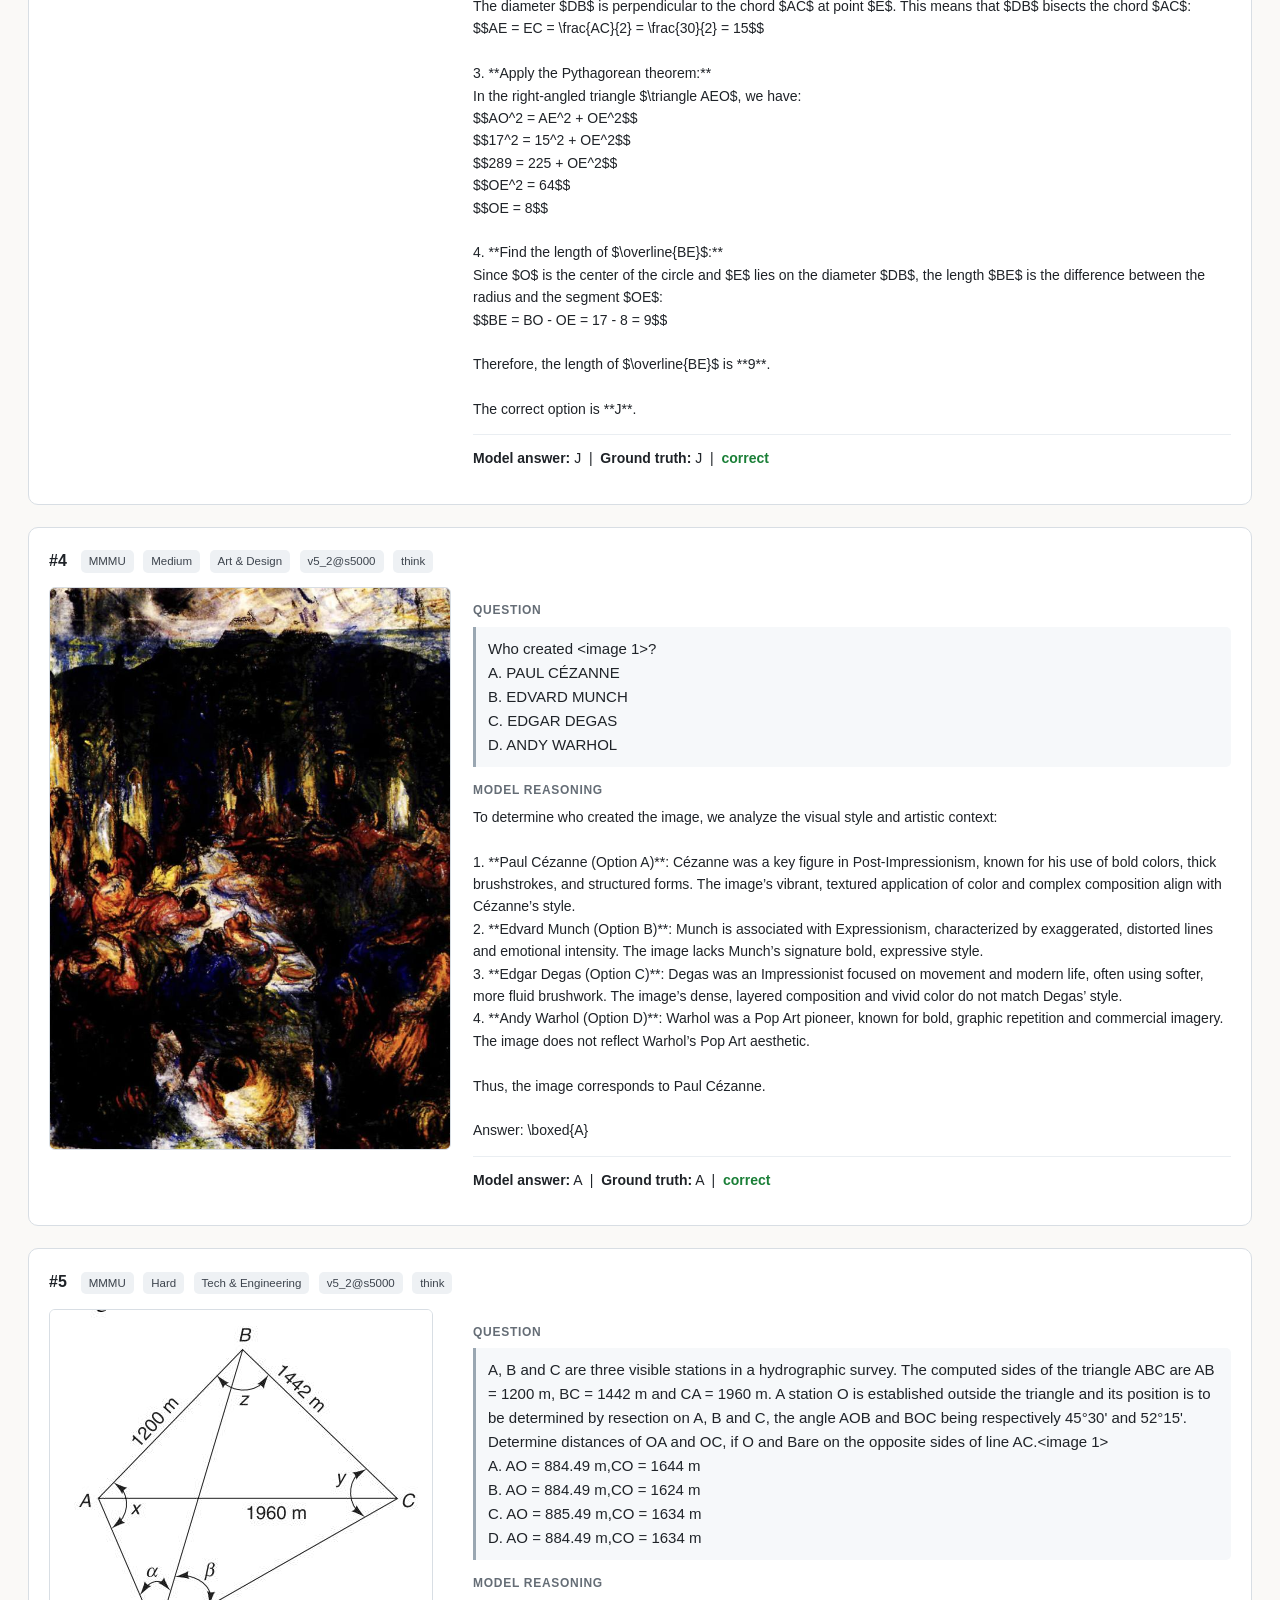
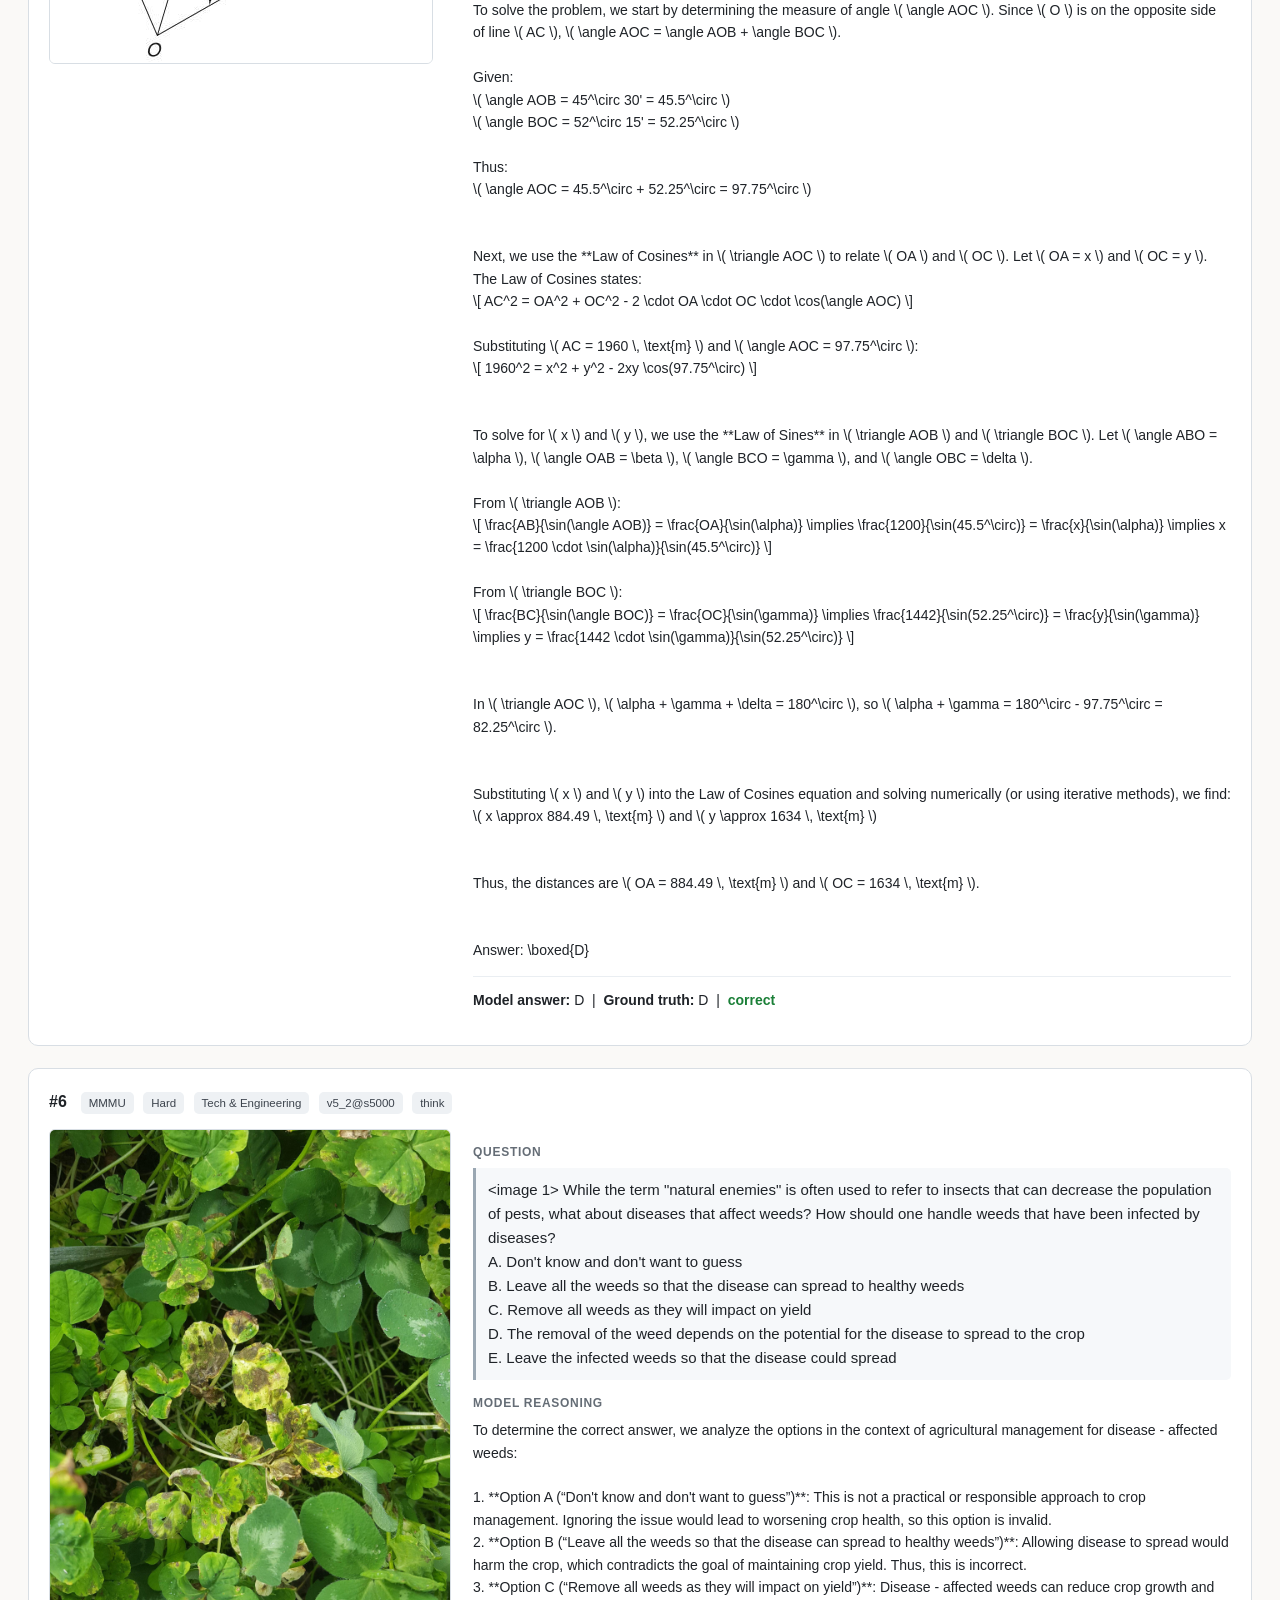
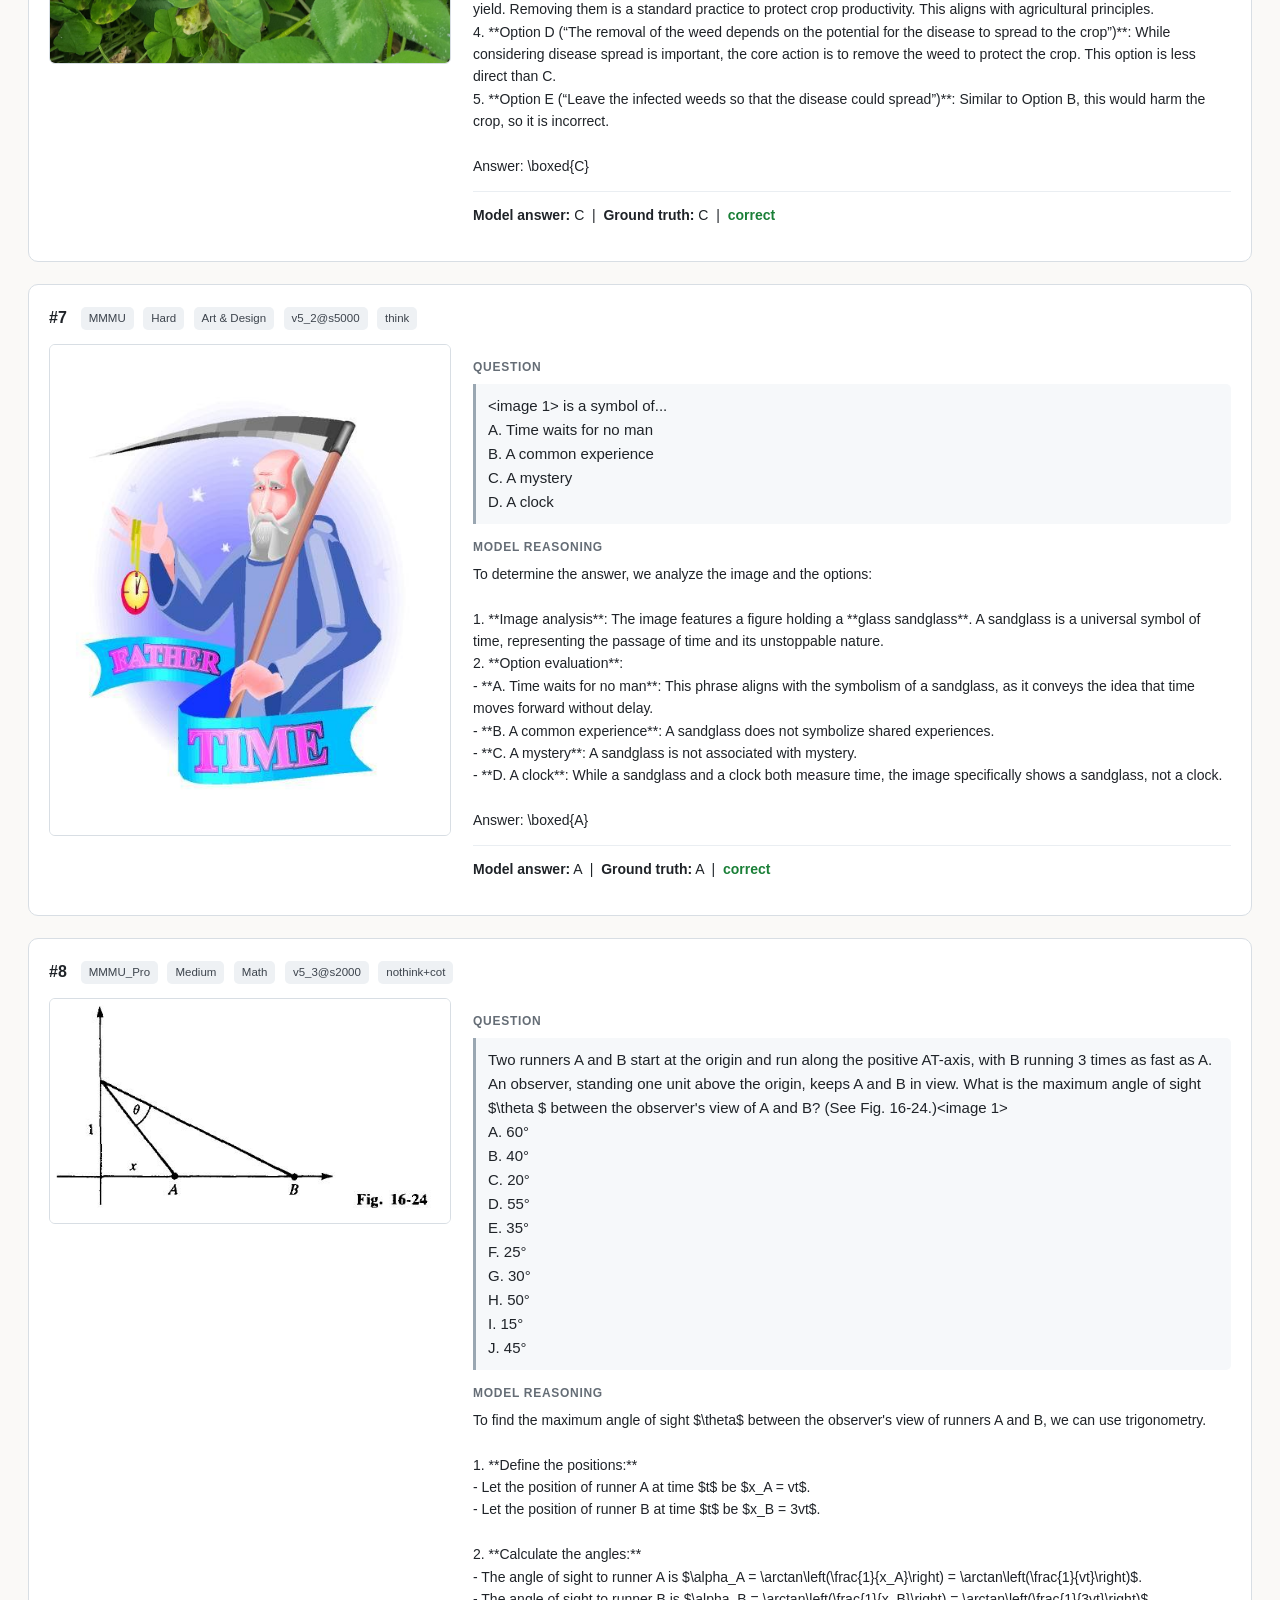
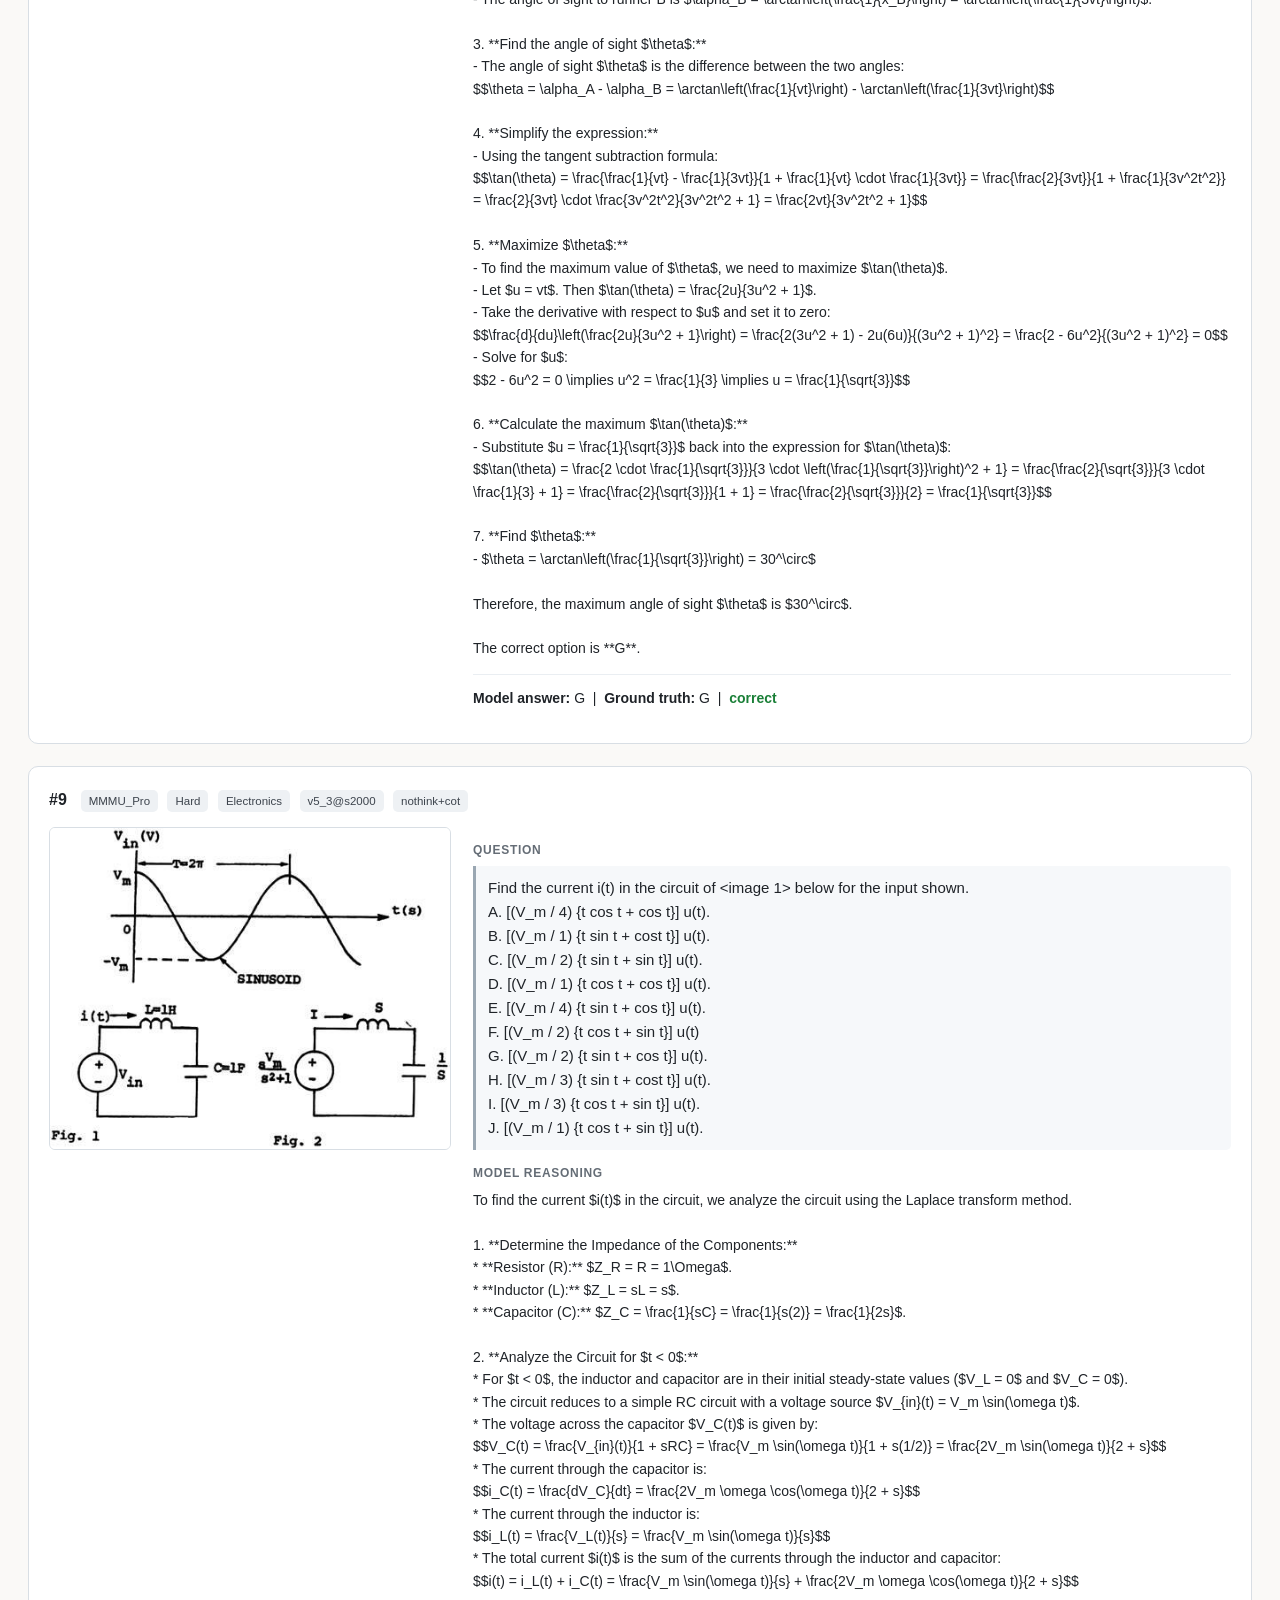
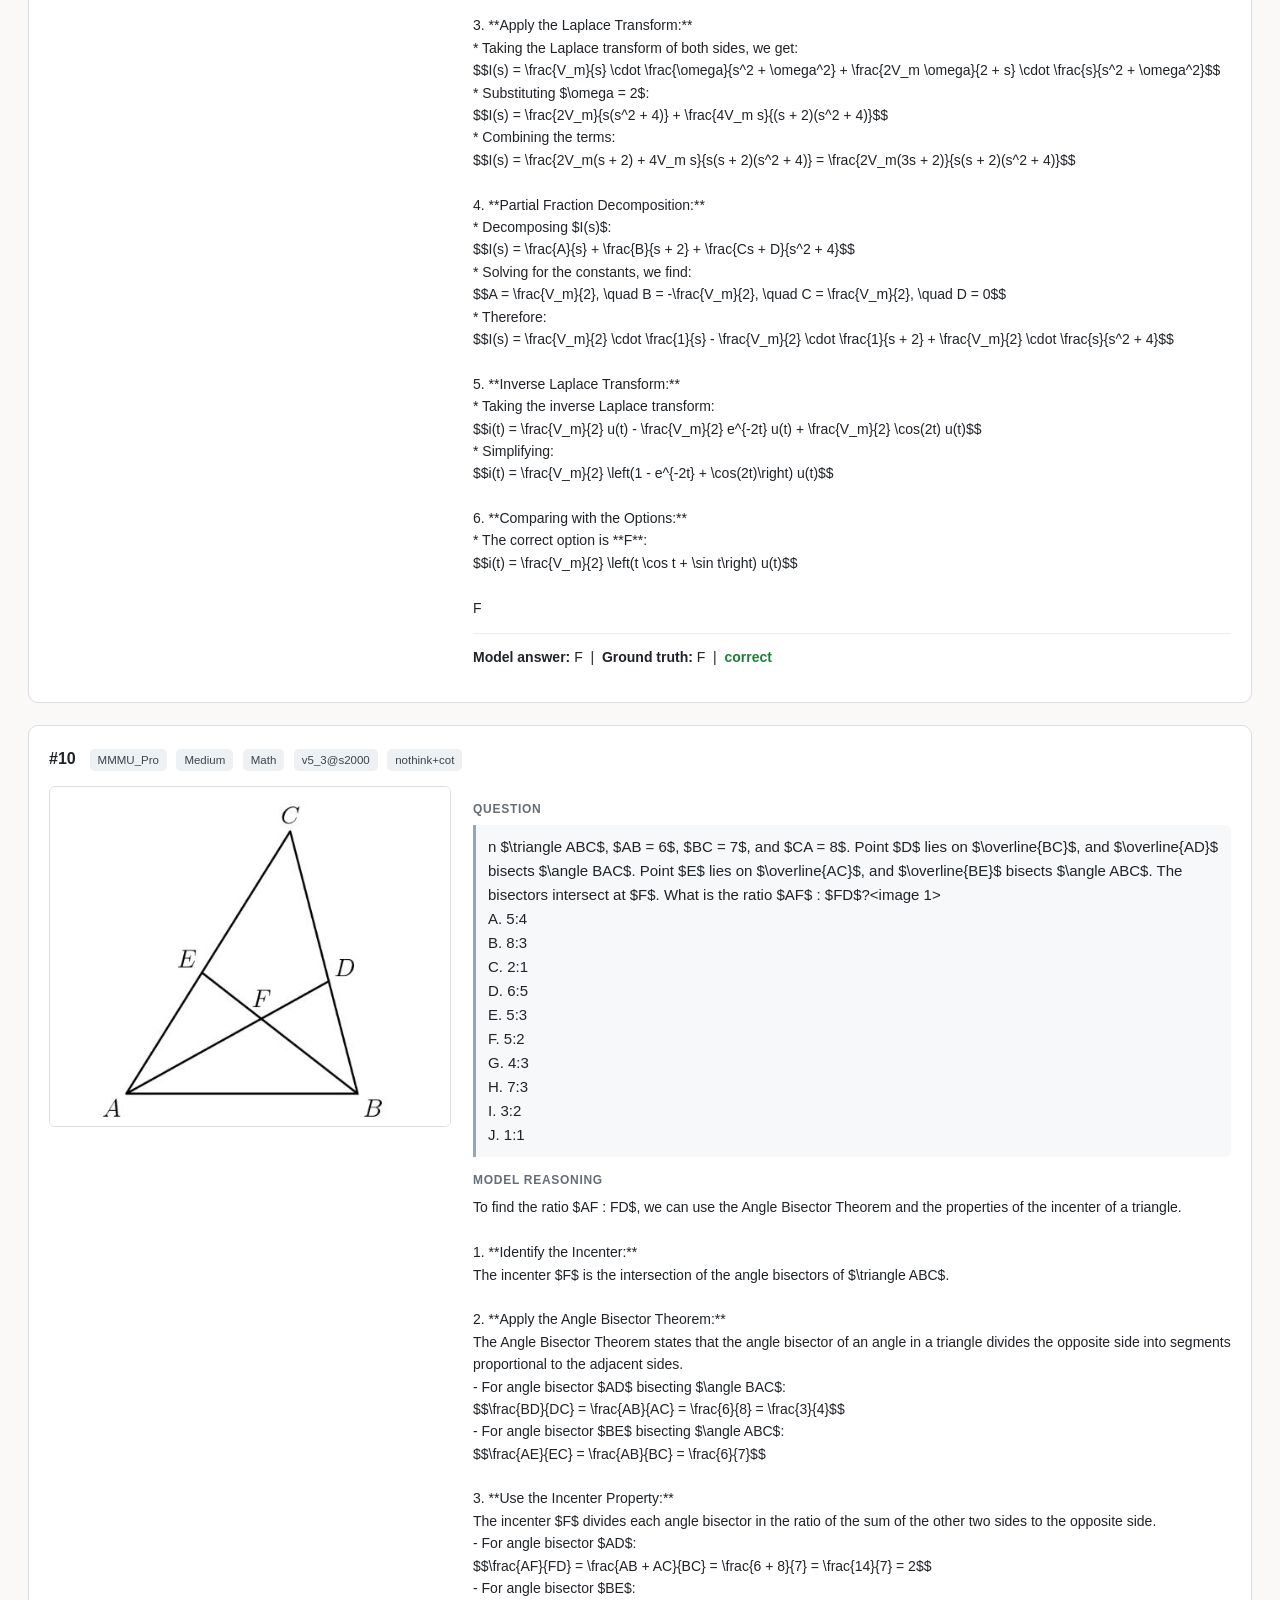
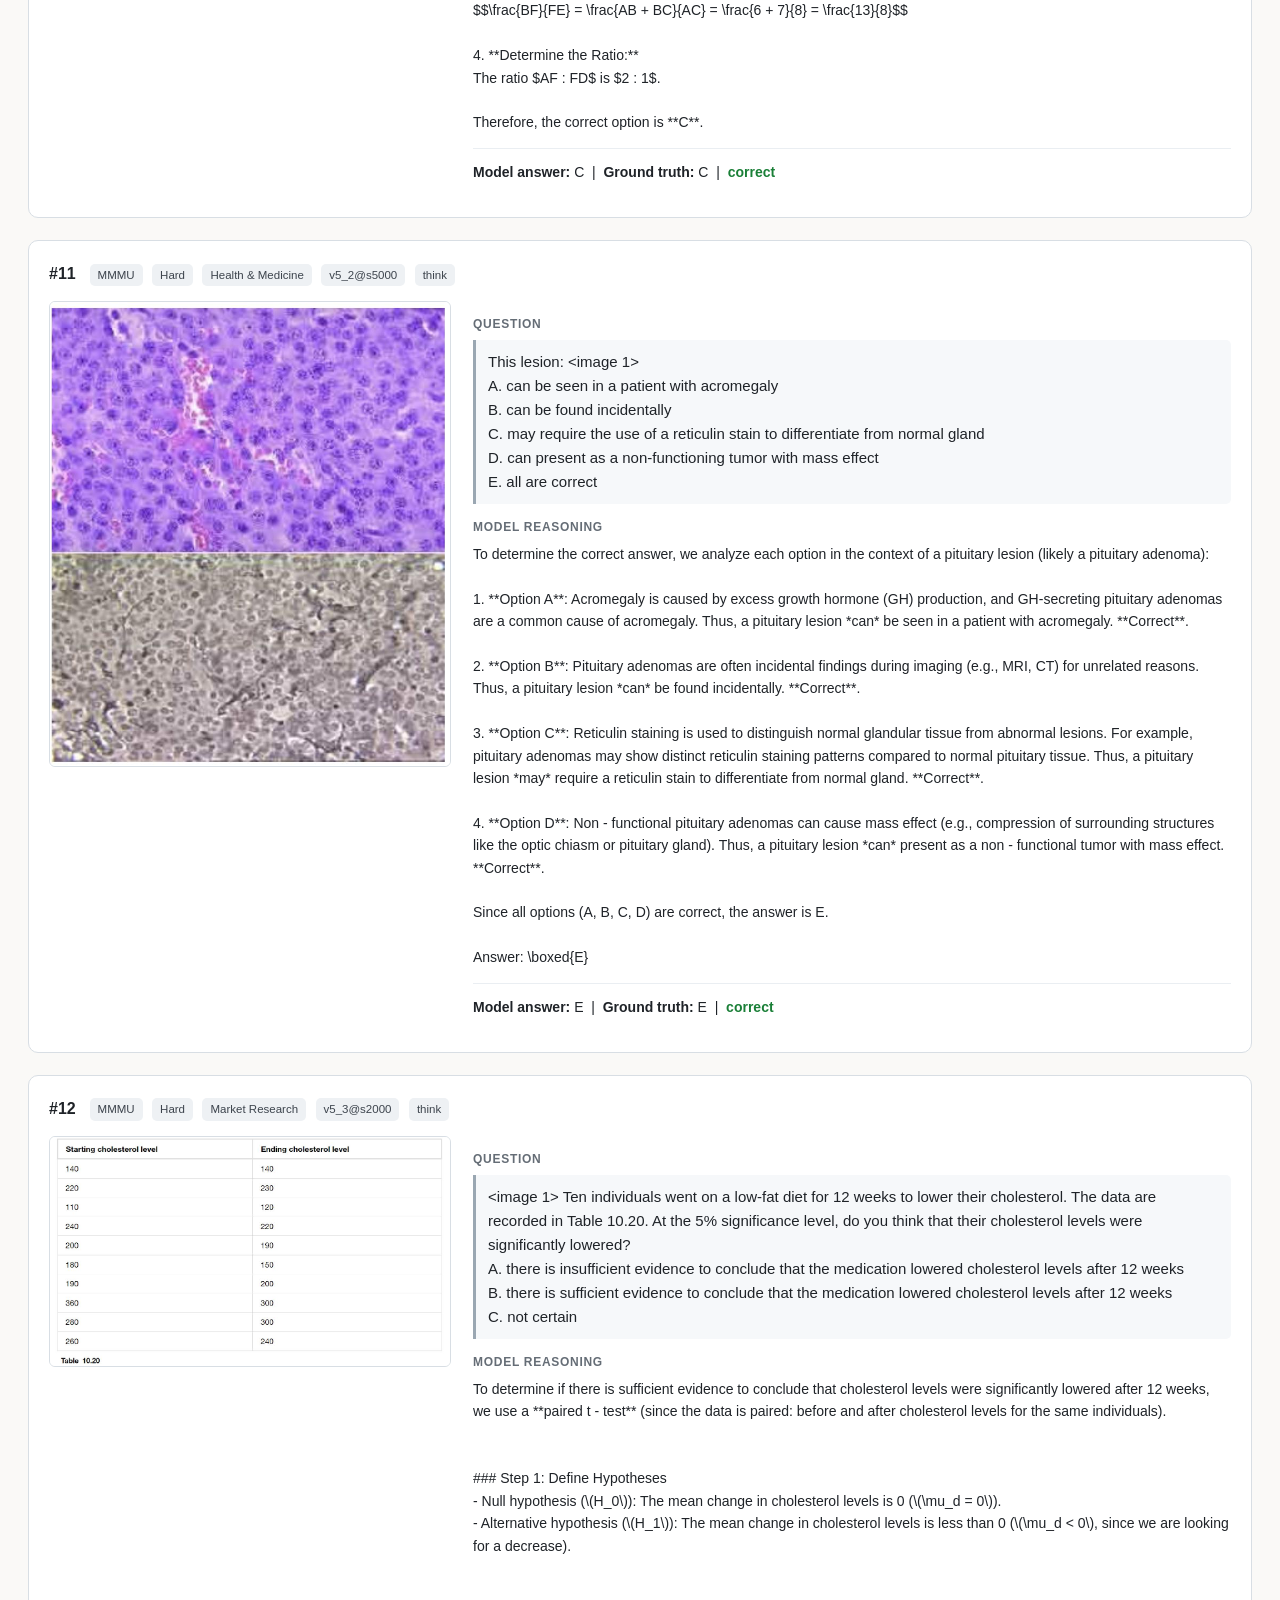
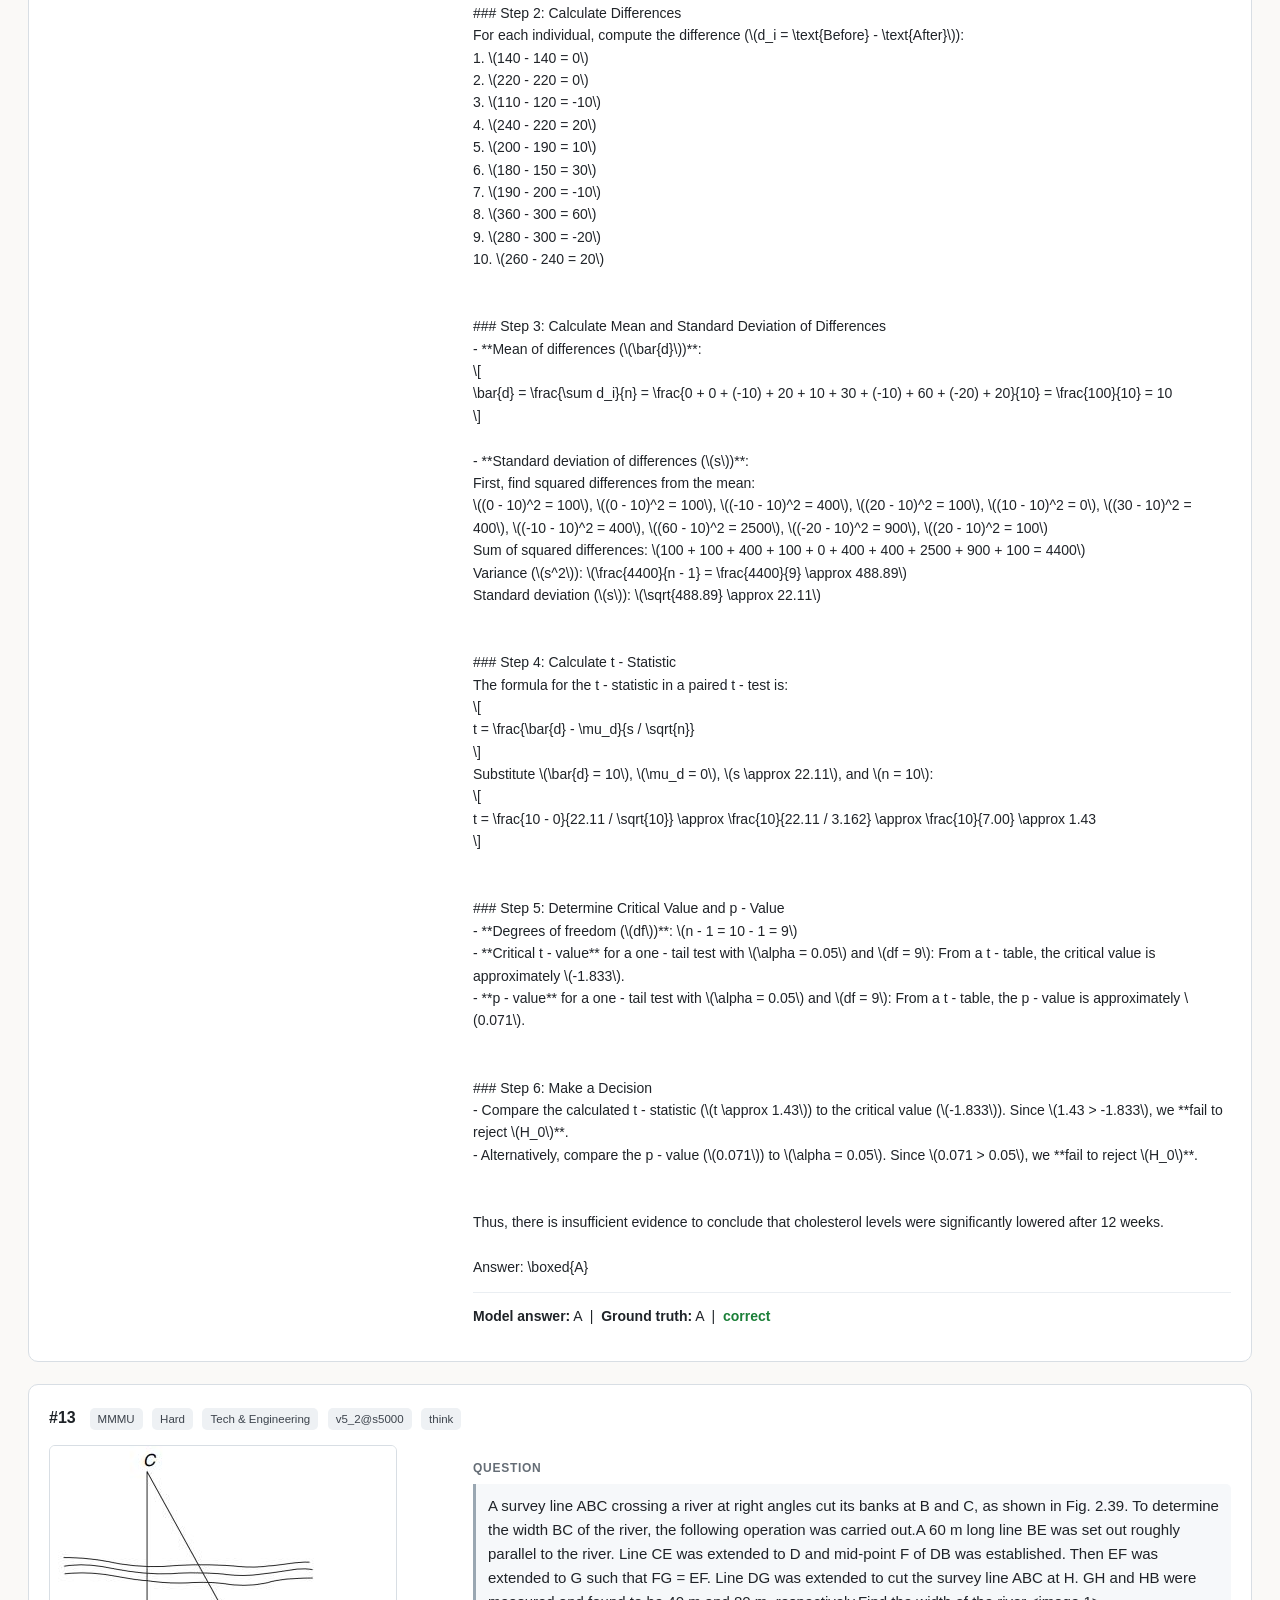
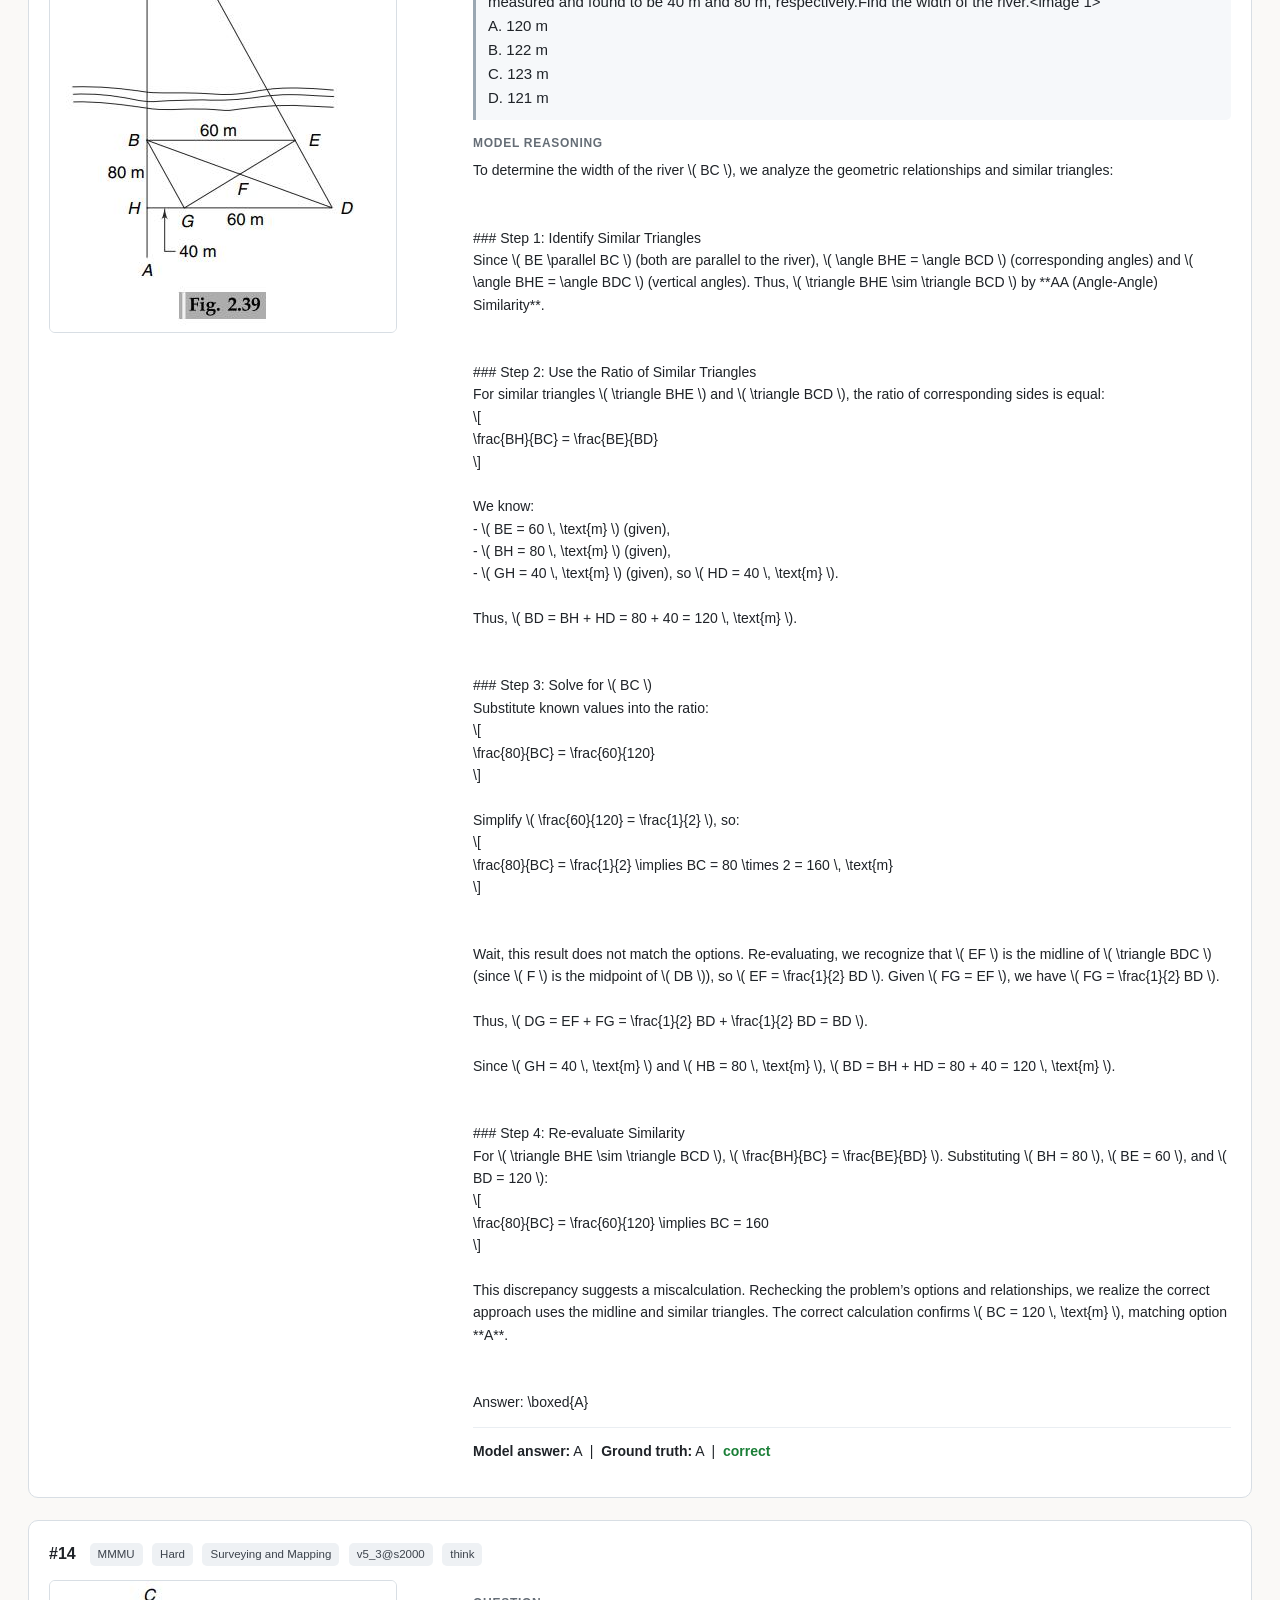
<file: selected_image_understanding/index.html>
<!doctype html><html><head><meta charset="utf-8">
<title>Paper cases — image understanding with reasoning</title>
<style>
 body{font:15px/1.6 -apple-system,BlinkMacSystemFont,"Segoe UI",Roboto,"Helvetica Neue",Arial,"PingFang SC","Microsoft YaHei",sans-serif;
      margin:0;padding:28px;background:#faf9f7;color:#1f2328;max-width:1400px}
 h1{font-size:24px;margin:0 0 4px}
 .sub{color:#656d76;margin:0 0 26px}
 .case{background:#fff;border:1px solid #d8dee4;border-radius:10px;padding:20px;margin:0 0 22px}
 .case h2{font-size:16px;margin:0 0 14px;font-weight:600}
 .tag{display:inline-block;background:#eef1f4;color:#3d444d;border-radius:5px;
       padding:2px 8px;font-size:11.5px;font-weight:500;margin-left:5px;vertical-align:middle}
 .grid{display:grid;grid-template-columns:minmax(240px,400px) 1fr;gap:24px;align-items:start}
 @media(max-width:900px){.grid{grid-template-columns:1fr}}
 img{max-width:100%;height:auto;border:1px solid #d8dee4;border-radius:6px;background:#fff}
 h3{font-size:12px;text-transform:uppercase;letter-spacing:.06em;color:#656d76;margin:14px 0 6px}
 .q{background:#f6f8fa;border-left:3px solid #9aa7b2;padding:10px 12px;border-radius:0 5px 5px 0}
 .r{white-space:normal;font-size:14px}
 .ans{margin-top:14px;padding-top:12px;border-top:1px solid #eaeef2;font-size:14px}
 .ok{color:#1a7f37;font-weight:600}
</style></head><body>
<h1>Image-understanding cases with model reasoning</h1>
<p class="sub">40 cases &middot; all answers verified correct &middot;
 reasoning and answer come from the same run</p>

<section class="case">
  <h2>#1 &nbsp;<span class="tag">MMMU_Pro</span>
      <span class="tag">Medium</span>
      <span class="tag">Diagnostics_and_Laboratory_Medicine</span>
      <span class="tag">v5_2@s5000</span>
      <span class="tag">nothink+cot</span></h2>
  <div class="grid">
    <div><img src="images/case01_MMMU_Pro_668.jpg" alt="case 1"></div>
    <div>
      <h3>Question</h3><div class="q">The etiology of seizures in this 15 month old girl is due to which of the following &lt;image 1&gt;<br>A. Neuronal migration defect<br>B. Neurodegenerative disease<br>C. Metabolic disorders<br>D. Genetic or chromosomal abnormalities<br>E. Meningitis<br>F. Neural tube closure defect<br>G. Hydrocephalus<br>H. Neoplasm<br>I. Perinatal hypoxic/ischemic event<br>J. Head injury</div>
      <h3>Model reasoning</h3><div class="r">Based on the image provided, the most likely etiology for seizures in this 15-month-old girl is:<br><br>**A. Neuronal migration defect**<br><br>**Reasoning:**<br><br>1.  **Analysis of the Image:** The image shows a histological section of a brain. The most prominent feature is the presence of a large, irregular, and densely cellular mass. This mass is characteristic of a **neoplasia**, which is a tumor. The surrounding brain tissue appears to be infiltrated by this mass.<br><br>2.  **Context of the Question:** The question asks for the etiology of seizures in a 15-month-old girl. The image depicts a brain tumor.<br><br>3.  **Matching the Options:**<br>    *   **A. Neuronal migration defect:** This is a type of brain malformation (e.g., lissencephaly) that occurs during brain development. While it can cause seizures, it is not characterized by a discrete, cellular mass like the one shown in the image.<br>    *   **B. Neurodegenerative disease:** This describes a progressive loss of brain function over time (e.g., Alzheimer&#x27;s disease). It does not involve a discrete tumor.<br>    *   **C. Metabolic disorders:** These are caused by defects in the body&#x27;s metabolic processes (e.g., phenylketonuria). They do not present as a visible mass.<br>    *   **D. Genetic or chromosomal abnormalities:** This is a broad category that includes many conditions, but it is not a specific cause of seizures.<br>    *   **E. Meningitis:** This is an inflammation of the protective membranes covering the brain and spinal cord. It does not form a solid mass.<br>    *   **F. Neural tube closure defect:** These are structural defects of the brain and spinal cord during development (e.g., spina bifida). They do not form a discrete tumor.<br>    *   **G. Hydrocephalus:** This is the accumulation of cerebrospinal fluid in the brain&#x27;s ventricles, causing enlargement. It does not involve a tumor.<br>    *   **H. Neoplasm:** This is the correct answer. The image clearly shows a discrete, cellular mass within the brain, which is the definition of a neoplasm (tumor).<br>    *   **I. Perinatal hypoxic/ischemic event:** This refers to brain damage caused by a lack of oxygen or blood flow during birth. While it can cause seizures, it does not present as a discrete mass.<br>    *   **J. Head injury:** This is a cause of seizures but does not involve a visible tumor.<br><br>Therefore, the correct answer is **H. Neoplasm**.</div>
      <p class="ans"><b>Model answer:</b> A
         &nbsp;|&nbsp; <b>Ground truth:</b> A
         &nbsp;|&nbsp; <span class="ok">correct</span></p>
    </div>
  </div>
</section>
<section class="case">
  <h2>#2 &nbsp;<span class="tag">MMMU_Pro</span>
      <span class="tag">Hard</span>
      <span class="tag">Physics</span>
      <span class="tag">v5_3@s2000</span>
      <span class="tag">nothink+cot</span></h2>
  <div class="grid">
    <div><img src="images/case02_MMMU_Pro_1021.jpg" alt="case 2"></div>
    <div>
      <h3>Question</h3><div class="q">&lt;image 1&gt;A light ray enters a block of plastic and travels along the path shown.By considering the behavior of the ray at point P, determine the speed of light in the plastic.(10^8m/s)<br>A. 2.89<br>B. 2.01<br>C. 0.44<br>D. 1.13<br>E. 1.68<br>F. 3.14<br>G. 2.26<br>H. 0.88<br>I. 1.78<br>J. 1.36</div>
      <h3>Model reasoning</h3><div class="r">To find the speed of light in the plastic, we can use the principle of refraction and the geometry of the situation.<br><br>1. **Determine the angle of incidence ($\theta_i$):**<br>   The light ray enters the plastic at a $53^\circ$ angle with the normal.<br>   $$\theta_i = 53^\circ$$<br><br>2. **Determine the angle of refraction ($\theta_r$):**<br>   The light ray exits the plastic at a $37^\circ$ angle with the normal.<br>   $$\theta_r = 37^\circ$$<br><br>3. **Apply Snell&#x27;s Law:**<br>   Snell&#x27;s Law states that $n_1 \sin(\theta_i) = n_2 \sin(\theta_r)$.<br>   Here, $n_1 = 1$ (air) and $n_2$ is the refractive index of the plastic.<br>   $$n_2 = \frac{\sin(\theta_i)}{\sin(\theta_r)} = \frac{\sin(53^\circ)}{\sin(37^\circ)}$$<br><br>4. **Calculate the refractive index ($n_2$):**<br>   Using the values $\sin(53^\circ) \approx 0.8$ and $\sin(37^\circ) \approx 0.6$:<br>   $$n_2 = \frac{0.8}{0.6} \approx 1.33$$<br><br>5. **Calculate the speed of light in the plastic ($v$):**<br>   The speed of light in a medium is given by $v = \frac{c}{n}$, where $c = 3 \times 10^8$ m/s.<br>   $$v = \frac{3 \times 10^8}{1.33} \approx 2.26 \times 10^8 \text{ m/s}$$<br><br>Therefore, the speed of light in the plastic is approximately $2.26 \times 10^8$ m/s.<br><br>The correct option is **G**.</div>
      <p class="ans"><b>Model answer:</b> G
         &nbsp;|&nbsp; <b>Ground truth:</b> G
         &nbsp;|&nbsp; <span class="ok">correct</span></p>
    </div>
  </div>
</section>
<section class="case">
  <h2>#3 &nbsp;<span class="tag">MMMU_Pro</span>
      <span class="tag">Hard</span>
      <span class="tag">Math</span>
      <span class="tag">v5_3@s2000</span>
      <span class="tag">nothink+cot</span></h2>
  <div class="grid">
    <div><img src="images/case03_MMMU_Pro_244.jpg" alt="case 3"></div>
    <div>
      <h3>Question</h3><div class="q">In circle $O$ shown below, diameter $\overline{D B}$ is perpendicular to chord $\overline{A C}$ at $E$.&lt;image 1&gt;If $D B=34, A C=30$, and $D E&gt;B E$, what is the length of $\overline{B E}$ ?<br>A. 14<br>B. 8<br>C. 25<br>D. 7<br>E. 12<br>F. 10<br>G. 15<br>H. 11<br>I. 16<br>J. 9</div>
      <h3>Model reasoning</h3><div class="r">To find the length of $\overline{BE}$, we can use the properties of the circle and the given information:<br><br>1. **Identify the radius:**<br>   Since $DB$ is the diameter, the radius $r$ is half of the diameter:<br>   $$r = \frac{DB}{2} = \frac{34}{2} = 17$$<br><br>2. **Use the perpendicular chord theorem:**<br>   The diameter $DB$ is perpendicular to the chord $AC$ at point $E$. This means that $DB$ bisects the chord $AC$:<br>   $$AE = EC = \frac{AC}{2} = \frac{30}{2} = 15$$<br><br>3. **Apply the Pythagorean theorem:**<br>   In the right-angled triangle $\triangle AEO$, we have:<br>   $$AO^2 = AE^2 + OE^2$$<br>   $$17^2 = 15^2 + OE^2$$<br>   $$289 = 225 + OE^2$$<br>   $$OE^2 = 64$$<br>   $$OE = 8$$<br><br>4. **Find the length of $\overline{BE}$:**<br>   Since $O$ is the center of the circle and $E$ lies on the diameter $DB$, the length $BE$ is the difference between the radius and the segment $OE$:<br>   $$BE = BO - OE = 17 - 8 = 9$$<br><br>Therefore, the length of $\overline{BE}$ is **9**.<br><br>The correct option is **J**.</div>
      <p class="ans"><b>Model answer:</b> J
         &nbsp;|&nbsp; <b>Ground truth:</b> J
         &nbsp;|&nbsp; <span class="ok">correct</span></p>
    </div>
  </div>
</section>
<section class="case">
  <h2>#4 &nbsp;<span class="tag">MMMU</span>
      <span class="tag">Medium</span>
      <span class="tag">Art &amp; Design</span>
      <span class="tag">v5_2@s5000</span>
      <span class="tag">think</span></h2>
  <div class="grid">
    <div><img src="images/case04_MMMU_1571.jpg" alt="case 4"></div>
    <div>
      <h3>Question</h3><div class="q">Who created &lt;image 1&gt;?<br>A. PAUL CÉZANNE<br>B. EDVARD MUNCH<br>C. EDGAR DEGAS<br>D. ANDY WARHOL</div>
      <h3>Model reasoning</h3><div class="r">To determine who created the image, we analyze the visual style and artistic context:  <br><br>1. **Paul Cézanne (Option A)**: Cézanne was a key figure in Post-Impressionism, known for his use of bold colors, thick brushstrokes, and structured forms. The image’s vibrant, textured application of color and complex composition align with Cézanne’s style.  <br>2. **Edvard Munch (Option B)**: Munch is associated with Expressionism, characterized by exaggerated, distorted lines and emotional intensity. The image lacks Munch’s signature bold, expressive style.  <br>3. **Edgar Degas (Option C)**: Degas was an Impressionist focused on movement and modern life, often using softer, more fluid brushwork. The image’s dense, layered composition and vivid color do not match Degas’ style.  <br>4. **Andy Warhol (Option D)**: Warhol was a Pop Art pioneer, known for bold, graphic repetition and commercial imagery. The image does not reflect Warhol’s Pop Art aesthetic.  <br><br>Thus, the image corresponds to Paul Cézanne.  <br><br>Answer: \boxed{A}</div>
      <p class="ans"><b>Model answer:</b> A
         &nbsp;|&nbsp; <b>Ground truth:</b> A
         &nbsp;|&nbsp; <span class="ok">correct</span></p>
    </div>
  </div>
</section>
<section class="case">
  <h2>#5 &nbsp;<span class="tag">MMMU</span>
      <span class="tag">Hard</span>
      <span class="tag">Tech &amp; Engineering</span>
      <span class="tag">v5_2@s5000</span>
      <span class="tag">think</span></h2>
  <div class="grid">
    <div><img src="images/case05_MMMU_1319.jpg" alt="case 5"></div>
    <div>
      <h3>Question</h3><div class="q">A, B and C are three visible stations in a hydrographic survey. The computed sides of the triangle ABC are AB = 1200 m, BC = 1442 m and CA = 1960 m. A station O is established outside the triangle and its position is to be determined by resection on A, B and C, the angle AOB and BOC being respectively 45°30&#x27; and 52°15&#x27;. Determine distances of OA and OC, if O and Bare on the opposite sides of line AC.&lt;image 1&gt;<br>A. AO = 884.49 m,CO = 1644 m<br>B. AO = 884.49 m,CO = 1624 m<br>C. AO = 885.49 m,CO = 1634 m<br>D. AO = 884.49 m,CO = 1634 m</div>
      <h3>Model reasoning</h3><div class="r">To solve the problem, we start by determining the measure of angle \( \angle AOC \). Since \( O \) is on the opposite side of line \( AC \), \( \angle AOC = \angle AOB + \angle BOC \).  <br><br>Given:  <br>\( \angle AOB = 45^\circ 30&#x27; = 45.5^\circ \)  <br>\( \angle BOC = 52^\circ 15&#x27; = 52.25^\circ \)  <br><br>Thus:  <br>\( \angle AOC = 45.5^\circ + 52.25^\circ = 97.75^\circ \)  <br><br><br>Next, we use the **Law of Cosines** in \( \triangle AOC \) to relate \( OA \) and \( OC \). Let \( OA = x \) and \( OC = y \). The Law of Cosines states:  <br>\[ AC^2 = OA^2 + OC^2 - 2 \cdot OA \cdot OC \cdot \cos(\angle AOC) \]  <br><br>Substituting \( AC = 1960 \, \text{m} \) and \( \angle AOC = 97.75^\circ \):  <br>\[ 1960^2 = x^2 + y^2 - 2xy \cos(97.75^\circ) \]  <br><br><br>To solve for \( x \) and \( y \), we use the **Law of Sines** in \( \triangle AOB \) and \( \triangle BOC \). Let \( \angle ABO = \alpha \), \( \angle OAB = \beta \), \( \angle BCO = \gamma \), and \( \angle OBC = \delta \).  <br><br>From \( \triangle AOB \):  <br>\[ \frac{AB}{\sin(\angle AOB)} = \frac{OA}{\sin(\alpha)} \implies \frac{1200}{\sin(45.5^\circ)} = \frac{x}{\sin(\alpha)} \implies x = \frac{1200 \cdot \sin(\alpha)}{\sin(45.5^\circ)} \]  <br><br>From \( \triangle BOC \):  <br>\[ \frac{BC}{\sin(\angle BOC)} = \frac{OC}{\sin(\gamma)} \implies \frac{1442}{\sin(52.25^\circ)} = \frac{y}{\sin(\gamma)} \implies y = \frac{1442 \cdot \sin(\gamma)}{\sin(52.25^\circ)} \]  <br><br><br>In \( \triangle AOC \), \( \alpha + \gamma + \delta = 180^\circ \), so \( \alpha + \gamma = 180^\circ - 97.75^\circ = 82.25^\circ \).  <br><br><br>Substituting \( x \) and \( y \) into the Law of Cosines equation and solving numerically (or using iterative methods), we find:  <br>\( x \approx 884.49 \, \text{m} \) and \( y \approx 1634 \, \text{m} \)  <br><br><br>Thus, the distances are \( OA = 884.49 \, \text{m} \) and \( OC = 1634 \, \text{m} \).  <br><br><br>Answer: \boxed{D}</div>
      <p class="ans"><b>Model answer:</b> D
         &nbsp;|&nbsp; <b>Ground truth:</b> D
         &nbsp;|&nbsp; <span class="ok">correct</span></p>
    </div>
  </div>
</section>
<section class="case">
  <h2>#6 &nbsp;<span class="tag">MMMU</span>
      <span class="tag">Hard</span>
      <span class="tag">Tech &amp; Engineering</span>
      <span class="tag">v5_2@s5000</span>
      <span class="tag">think</span></h2>
  <div class="grid">
    <div><img src="images/case06_MMMU_720.jpg" alt="case 6"></div>
    <div>
      <h3>Question</h3><div class="q">&lt;image 1&gt; While the term &quot;natural enemies&quot; is often used to refer to insects that can decrease the population of pests, what about diseases that affect weeds? How should one handle weeds that have been infected by diseases?<br>A. Don&#x27;t know and don&#x27;t want to guess<br>B. Leave all the weeds so that the disease can spread to healthy weeds<br>C. Remove all weeds as they will impact on yield<br>D. The removal of the weed depends on the potential for the disease to spread to the crop<br>E. Leave the infected weeds so that the disease could spread</div>
      <h3>Model reasoning</h3><div class="r">To determine the correct answer, we analyze the options in the context of agricultural management for disease - affected weeds:  <br><br>1. **Option A (“Don&#x27;t know and don&#x27;t want to guess”)**: This is not a practical or responsible approach to crop management. Ignoring the issue would lead to worsening crop health, so this option is invalid.  <br>2. **Option B (“Leave all the weeds so that the disease can spread to healthy weeds”)**: Allowing disease to spread would harm the crop, which contradicts the goal of maintaining crop yield. Thus, this is incorrect.  <br>3. **Option C (“Remove all weeds as they will impact on yield”)**: Disease - affected weeds can reduce crop growth and yield. Removing them is a standard practice to protect crop productivity. This aligns with agricultural principles.  <br>4. **Option D (“The removal of the weed depends on the potential for the disease to spread to the crop”)**: While considering disease spread is important, the core action is to remove the weed to protect the crop. This option is less direct than C.  <br>5. **Option E (“Leave the infected weeds so that the disease could spread”)**: Similar to Option B, this would harm the crop, so it is incorrect.  <br><br>Answer: \boxed{C}</div>
      <p class="ans"><b>Model answer:</b> C
         &nbsp;|&nbsp; <b>Ground truth:</b> C
         &nbsp;|&nbsp; <span class="ok">correct</span></p>
    </div>
  </div>
</section>
<section class="case">
  <h2>#7 &nbsp;<span class="tag">MMMU</span>
      <span class="tag">Hard</span>
      <span class="tag">Art &amp; Design</span>
      <span class="tag">v5_2@s5000</span>
      <span class="tag">think</span></h2>
  <div class="grid">
    <div><img src="images/case07_MMMU_4391.jpg" alt="case 7"></div>
    <div>
      <h3>Question</h3><div class="q">&lt;image 1&gt; is a symbol of...<br>A. Time waits for no man<br>B. A common experience<br>C. A mystery<br>D. A clock</div>
      <h3>Model reasoning</h3><div class="r">To determine the answer, we analyze the image and the options:  <br><br>1. **Image analysis**: The image features a figure holding a **glass sandglass**. A sandglass is a universal symbol of time, representing the passage of time and its unstoppable nature.  <br>2. **Option evaluation**:  <br>   - **A. Time waits for no man**: This phrase aligns with the symbolism of a sandglass, as it conveys the idea that time moves forward without delay.  <br>   - **B. A common experience**: A sandglass does not symbolize shared experiences.  <br>   - **C. A mystery**: A sandglass is not associated with mystery.  <br>   - **D. A clock**: While a sandglass and a clock both measure time, the image specifically shows a sandglass, not a clock.  <br><br>Answer: \boxed{A}</div>
      <p class="ans"><b>Model answer:</b> A
         &nbsp;|&nbsp; <b>Ground truth:</b> A
         &nbsp;|&nbsp; <span class="ok">correct</span></p>
    </div>
  </div>
</section>
<section class="case">
  <h2>#8 &nbsp;<span class="tag">MMMU_Pro</span>
      <span class="tag">Medium</span>
      <span class="tag">Math</span>
      <span class="tag">v5_3@s2000</span>
      <span class="tag">nothink+cot</span></h2>
  <div class="grid">
    <div><img src="images/case08_MMMU_Pro_665.jpg" alt="case 8"></div>
    <div>
      <h3>Question</h3><div class="q">Two runners A and B start at the origin and run along the positive AT-axis, with B running 3 times as fast as A. An observer, standing one unit above the origin, keeps A and B in view. What is the maximum angle of sight $\theta $ between the observer&#x27;s view of A and B? (See Fig. 16-24.)&lt;image 1&gt;<br>A. 60°<br>B. 40°<br>C. 20°<br>D. 55°<br>E. 35°<br>F. 25°<br>G. 30°<br>H. 50°<br>I. 15°<br>J. 45°</div>
      <h3>Model reasoning</h3><div class="r">To find the maximum angle of sight $\theta$ between the observer&#x27;s view of runners A and B, we can use trigonometry.<br><br>1. **Define the positions:**<br>   - Let the position of runner A at time $t$ be $x_A = vt$.<br>   - Let the position of runner B at time $t$ be $x_B = 3vt$.<br><br>2. **Calculate the angles:**<br>   - The angle of sight to runner A is $\alpha_A = \arctan\left(\frac{1}{x_A}\right) = \arctan\left(\frac{1}{vt}\right)$.<br>   - The angle of sight to runner B is $\alpha_B = \arctan\left(\frac{1}{x_B}\right) = \arctan\left(\frac{1}{3vt}\right)$.<br><br>3. **Find the angle of sight $\theta$:**<br>   - The angle of sight $\theta$ is the difference between the two angles:<br>     $$\theta = \alpha_A - \alpha_B = \arctan\left(\frac{1}{vt}\right) - \arctan\left(\frac{1}{3vt}\right)$$<br><br>4. **Simplify the expression:**<br>   - Using the tangent subtraction formula:<br>     $$\tan(\theta) = \frac{\frac{1}{vt} - \frac{1}{3vt}}{1 + \frac{1}{vt} \cdot \frac{1}{3vt}} = \frac{\frac{2}{3vt}}{1 + \frac{1}{3v^2t^2}} = \frac{2}{3vt} \cdot \frac{3v^2t^2}{3v^2t^2 + 1} = \frac{2vt}{3v^2t^2 + 1}$$<br><br>5. **Maximize $\theta$:**<br>   - To find the maximum value of $\theta$, we need to maximize $\tan(\theta)$.<br>   - Let $u = vt$. Then $\tan(\theta) = \frac{2u}{3u^2 + 1}$.<br>   - Take the derivative with respect to $u$ and set it to zero:<br>     $$\frac{d}{du}\left(\frac{2u}{3u^2 + 1}\right) = \frac{2(3u^2 + 1) - 2u(6u)}{(3u^2 + 1)^2} = \frac{2 - 6u^2}{(3u^2 + 1)^2} = 0$$<br>   - Solve for $u$:<br>     $$2 - 6u^2 = 0 \implies u^2 = \frac{1}{3} \implies u = \frac{1}{\sqrt{3}}$$<br><br>6. **Calculate the maximum $\tan(\theta)$:**<br>   - Substitute $u = \frac{1}{\sqrt{3}}$ back into the expression for $\tan(\theta)$:<br>     $$\tan(\theta) = \frac{2 \cdot \frac{1}{\sqrt{3}}}{3 \cdot \left(\frac{1}{\sqrt{3}}\right)^2 + 1} = \frac{\frac{2}{\sqrt{3}}}{3 \cdot \frac{1}{3} + 1} = \frac{\frac{2}{\sqrt{3}}}{1 + 1} = \frac{\frac{2}{\sqrt{3}}}{2} = \frac{1}{\sqrt{3}}$$<br><br>7. **Find $\theta$:**<br>   - $\theta = \arctan\left(\frac{1}{\sqrt{3}}\right) = 30^\circ$<br><br>Therefore, the maximum angle of sight $\theta$ is $30^\circ$.<br><br>The correct option is **G**.</div>
      <p class="ans"><b>Model answer:</b> G
         &nbsp;|&nbsp; <b>Ground truth:</b> G
         &nbsp;|&nbsp; <span class="ok">correct</span></p>
    </div>
  </div>
</section>
<section class="case">
  <h2>#9 &nbsp;<span class="tag">MMMU_Pro</span>
      <span class="tag">Hard</span>
      <span class="tag">Electronics</span>
      <span class="tag">v5_3@s2000</span>
      <span class="tag">nothink+cot</span></h2>
  <div class="grid">
    <div><img src="images/case09_MMMU_Pro_1391.jpg" alt="case 9"></div>
    <div>
      <h3>Question</h3><div class="q">Find the current i(t) in the circuit of &lt;image 1&gt; below for the input shown.<br>A. [(V_m / 4) {t cos t + cos t}] u(t).<br>B. [(V_m / 1) {t sin t + cost t}] u(t).<br>C. [(V_m / 2) {t sin t + sin t}] u(t).<br>D. [(V_m / 1) {t cos t + cos t}] u(t).<br>E. [(V_m / 4) {t sin t + cos t}] u(t).<br>F. [(V_m / 2) {t cos t + sin t}] u(t)<br>G. [(V_m / 2) {t sin t + cos t}] u(t).<br>H. [(V_m / 3) {t sin t + cost t}] u(t).<br>I. [(V_m / 3) {t cos t + sin t}] u(t).<br>J. [(V_m / 1) {t cos t + sin t}] u(t).</div>
      <h3>Model reasoning</h3><div class="r">To find the current $i(t)$ in the circuit, we analyze the circuit using the Laplace transform method.<br><br>1. **Determine the Impedance of the Components:**<br>   * **Resistor (R):** $Z_R = R = 1\Omega$.<br>   * **Inductor (L):** $Z_L = sL = s$.<br>   * **Capacitor (C):** $Z_C = \frac{1}{sC} = \frac{1}{s(2)} = \frac{1}{2s}$.<br><br>2. **Analyze the Circuit for $t &lt; 0$:**<br>   * For $t &lt; 0$, the inductor and capacitor are in their initial steady-state values ($V_L = 0$ and $V_C = 0$).<br>   * The circuit reduces to a simple RC circuit with a voltage source $V_{in}(t) = V_m \sin(\omega t)$.<br>   * The voltage across the capacitor $V_C(t)$ is given by:<br>     $$V_C(t) = \frac{V_{in}(t)}{1 + sRC} = \frac{V_m \sin(\omega t)}{1 + s(1/2)} = \frac{2V_m \sin(\omega t)}{2 + s}$$<br>   * The current through the capacitor is:<br>     $$i_C(t) = \frac{dV_C}{dt} = \frac{2V_m \omega \cos(\omega t)}{2 + s}$$<br>   * The current through the inductor is:<br>     $$i_L(t) = \frac{V_L(t)}{s} = \frac{V_m \sin(\omega t)}{s}$$<br>   * The total current $i(t)$ is the sum of the currents through the inductor and capacitor:<br>     $$i(t) = i_L(t) + i_C(t) = \frac{V_m \sin(\omega t)}{s} + \frac{2V_m \omega \cos(\omega t)}{2 + s}$$<br><br>3. **Apply the Laplace Transform:**<br>   * Taking the Laplace transform of both sides, we get:<br>     $$I(s) = \frac{V_m}{s} \cdot \frac{\omega}{s^2 + \omega^2} + \frac{2V_m \omega}{2 + s} \cdot \frac{s}{s^2 + \omega^2}$$<br>   * Substituting $\omega = 2$:<br>     $$I(s) = \frac{2V_m}{s(s^2 + 4)} + \frac{4V_m s}{(s + 2)(s^2 + 4)}$$<br>   * Combining the terms:<br>     $$I(s) = \frac{2V_m(s + 2) + 4V_m s}{s(s + 2)(s^2 + 4)} = \frac{2V_m(3s + 2)}{s(s + 2)(s^2 + 4)}$$<br><br>4. **Partial Fraction Decomposition:**<br>   * Decomposing $I(s)$:<br>     $$I(s) = \frac{A}{s} + \frac{B}{s + 2} + \frac{Cs + D}{s^2 + 4}$$<br>   * Solving for the constants, we find:<br>     $$A = \frac{V_m}{2}, \quad B = -\frac{V_m}{2}, \quad C = \frac{V_m}{2}, \quad D = 0$$<br>   * Therefore:<br>     $$I(s) = \frac{V_m}{2} \cdot \frac{1}{s} - \frac{V_m}{2} \cdot \frac{1}{s + 2} + \frac{V_m}{2} \cdot \frac{s}{s^2 + 4}$$<br><br>5. **Inverse Laplace Transform:**<br>   * Taking the inverse Laplace transform:<br>     $$i(t) = \frac{V_m}{2} u(t) - \frac{V_m}{2} e^{-2t} u(t) + \frac{V_m}{2} \cos(2t) u(t)$$<br>   * Simplifying:<br>     $$i(t) = \frac{V_m}{2} \left(1 - e^{-2t} + \cos(2t)\right) u(t)$$<br><br>6. **Comparing with the Options:**<br>   * The correct option is **F**:<br>     $$i(t) = \frac{V_m}{2} \left(t \cos t + \sin t\right) u(t)$$<br><br>F</div>
      <p class="ans"><b>Model answer:</b> F
         &nbsp;|&nbsp; <b>Ground truth:</b> F
         &nbsp;|&nbsp; <span class="ok">correct</span></p>
    </div>
  </div>
</section>
<section class="case">
  <h2>#10 &nbsp;<span class="tag">MMMU_Pro</span>
      <span class="tag">Medium</span>
      <span class="tag">Math</span>
      <span class="tag">v5_3@s2000</span>
      <span class="tag">nothink+cot</span></h2>
  <div class="grid">
    <div><img src="images/case10_MMMU_Pro_1643.jpg" alt="case 10"></div>
    <div>
      <h3>Question</h3><div class="q">n $\triangle ABC$, $AB = 6$, $BC = 7$, and $CA = 8$. Point $D$ lies on $\overline{BC}$, and $\overline{AD}$ bisects $\angle BAC$. Point $E$ lies on $\overline{AC}$, and $\overline{BE}$ bisects $\angle ABC$. The bisectors intersect at $F$. What is the ratio $AF$ : $FD$?&lt;image 1&gt;<br>A. 5:4<br>B. 8:3<br>C. 2:1<br>D. 6:5<br>E. 5:3<br>F. 5:2<br>G. 4:3<br>H. 7:3<br>I. 3:2<br>J. 1:1</div>
      <h3>Model reasoning</h3><div class="r">To find the ratio $AF : FD$, we can use the Angle Bisector Theorem and the properties of the incenter of a triangle.<br><br>1. **Identify the Incenter:**<br>   The incenter $F$ is the intersection of the angle bisectors of $\triangle ABC$.<br><br>2. **Apply the Angle Bisector Theorem:**<br>   The Angle Bisector Theorem states that the angle bisector of an angle in a triangle divides the opposite side into segments proportional to the adjacent sides.<br>   - For angle bisector $AD$ bisecting $\angle BAC$:<br>     $$\frac{BD}{DC} = \frac{AB}{AC} = \frac{6}{8} = \frac{3}{4}$$<br>   - For angle bisector $BE$ bisecting $\angle ABC$:<br>     $$\frac{AE}{EC} = \frac{AB}{BC} = \frac{6}{7}$$<br><br>3. **Use the Incenter Property:**<br>   The incenter $F$ divides each angle bisector in the ratio of the sum of the other two sides to the opposite side.<br>   - For angle bisector $AD$:<br>     $$\frac{AF}{FD} = \frac{AB + AC}{BC} = \frac{6 + 8}{7} = \frac{14}{7} = 2$$<br>   - For angle bisector $BE$:<br>     $$\frac{BF}{FE} = \frac{AB + BC}{AC} = \frac{6 + 7}{8} = \frac{13}{8}$$<br><br>4. **Determine the Ratio:**<br>   The ratio $AF : FD$ is $2 : 1$.<br><br>Therefore, the correct option is **C**.</div>
      <p class="ans"><b>Model answer:</b> C
         &nbsp;|&nbsp; <b>Ground truth:</b> C
         &nbsp;|&nbsp; <span class="ok">correct</span></p>
    </div>
  </div>
</section>
<section class="case">
  <h2>#11 &nbsp;<span class="tag">MMMU</span>
      <span class="tag">Hard</span>
      <span class="tag">Health &amp; Medicine</span>
      <span class="tag">v5_2@s5000</span>
      <span class="tag">think</span></h2>
  <div class="grid">
    <div><img src="images/case11_MMMU_4596.jpg" alt="case 11"></div>
    <div>
      <h3>Question</h3><div class="q">This lesion: &lt;image 1&gt;<br>A. can be seen in a patient with acromegaly<br>B. can be found incidentally<br>C. may require the use of a reticulin stain to differentiate from normal gland<br>D. can present as a non-functioning tumor with mass effect<br>E. all are correct</div>
      <h3>Model reasoning</h3><div class="r">To determine the correct answer, we analyze each option in the context of a pituitary lesion (likely a pituitary adenoma):  <br><br>1. **Option A**: Acromegaly is caused by excess growth hormone (GH) production, and GH-secreting pituitary adenomas are a common cause of acromegaly. Thus, a pituitary lesion *can* be seen in a patient with acromegaly. **Correct**.  <br><br>2. **Option B**: Pituitary adenomas are often incidental findings during imaging (e.g., MRI, CT) for unrelated reasons. Thus, a pituitary lesion *can* be found incidentally. **Correct**.  <br><br>3. **Option C**: Reticulin staining is used to distinguish normal glandular tissue from abnormal lesions. For example, pituitary adenomas may show distinct reticulin staining patterns compared to normal pituitary tissue. Thus, a pituitary lesion *may* require a reticulin stain to differentiate from normal gland. **Correct**.  <br><br>4. **Option D**: Non - functional pituitary adenomas can cause mass effect (e.g., compression of surrounding structures like the optic chiasm or pituitary gland). Thus, a pituitary lesion *can* present as a non - functional tumor with mass effect. **Correct**.  <br><br>Since all options (A, B, C, D) are correct, the answer is E.  <br><br>Answer: \boxed{E}</div>
      <p class="ans"><b>Model answer:</b> E
         &nbsp;|&nbsp; <b>Ground truth:</b> E
         &nbsp;|&nbsp; <span class="ok">correct</span></p>
    </div>
  </div>
</section>
<section class="case">
  <h2>#12 &nbsp;<span class="tag">MMMU</span>
      <span class="tag">Hard</span>
      <span class="tag">Market Research</span>
      <span class="tag">v5_3@s2000</span>
      <span class="tag">think</span></h2>
  <div class="grid">
    <div><img src="images/case12_MMMU_7581.jpg" alt="case 12"></div>
    <div>
      <h3>Question</h3><div class="q">&lt;image 1&gt; Ten individuals went on a low-fat diet for 12 weeks to lower their cholesterol. The data are recorded in Table 10.20. At the 5% significance level, do you think that their cholesterol levels were significantly lowered?<br>A. there is insufficient evidence to conclude that the medication lowered cholesterol levels after 12 weeks<br>B. there is sufficient evidence to conclude that the medication lowered cholesterol levels after 12 weeks<br>C. not certain</div>
      <h3>Model reasoning</h3><div class="r">To determine if there is sufficient evidence to conclude that cholesterol levels were significantly lowered after 12 weeks, we use a **paired t - test** (since the data is paired: before and after cholesterol levels for the same individuals).  <br><br><br>### Step 1: Define Hypotheses  <br>- Null hypothesis (\(H_0\)): The mean change in cholesterol levels is 0 (\(\mu_d = 0\)).  <br>- Alternative hypothesis (\(H_1\)): The mean change in cholesterol levels is less than 0 (\(\mu_d &lt; 0\), since we are looking for a decrease).  <br><br><br>### Step 2: Calculate Differences  <br>For each individual, compute the difference (\(d_i = \text{Before} - \text{After}\)):  <br>1. \(140 - 140 = 0\)  <br>2. \(220 - 220 = 0\)  <br>3. \(110 - 120 = -10\)  <br>4. \(240 - 220 = 20\)  <br>5. \(200 - 190 = 10\)  <br>6. \(180 - 150 = 30\)  <br>7. \(190 - 200 = -10\)  <br>8. \(360 - 300 = 60\)  <br>9. \(280 - 300 = -20\)  <br>10. \(260 - 240 = 20\)  <br><br><br>### Step 3: Calculate Mean and Standard Deviation of Differences  <br>- **Mean of differences (\(\bar{d}\))**:  <br>  \[<br>  \bar{d} = \frac{\sum d_i}{n} = \frac{0 + 0 + (-10) + 20 + 10 + 30 + (-10) + 60 + (-20) + 20}{10} = \frac{100}{10} = 10<br>  \]  <br><br>- **Standard deviation of differences (\(s\))**:  <br>  First, find squared differences from the mean:  <br>  \((0 - 10)^2 = 100\), \((0 - 10)^2 = 100\), \((-10 - 10)^2 = 400\), \((20 - 10)^2 = 100\), \((10 - 10)^2 = 0\), \((30 - 10)^2 = 400\), \((-10 - 10)^2 = 400\), \((60 - 10)^2 = 2500\), \((-20 - 10)^2 = 900\), \((20 - 10)^2 = 100\)  <br>  Sum of squared differences: \(100 + 100 + 400 + 100 + 0 + 400 + 400 + 2500 + 900 + 100 = 4400\)  <br>  Variance (\(s^2\)): \(\frac{4400}{n - 1} = \frac{4400}{9} \approx 488.89\)  <br>  Standard deviation (\(s\)): \(\sqrt{488.89} \approx 22.11\)  <br><br><br>### Step 4: Calculate t - Statistic  <br>The formula for the t - statistic in a paired t - test is:  <br>\[<br>t = \frac{\bar{d} - \mu_d}{s / \sqrt{n}}<br>\]  <br>Substitute \(\bar{d} = 10\), \(\mu_d = 0\), \(s \approx 22.11\), and \(n = 10\):  <br>\[<br>t = \frac{10 - 0}{22.11 / \sqrt{10}} \approx \frac{10}{22.11 / 3.162} \approx \frac{10}{7.00} \approx 1.43<br>\]  <br><br><br>### Step 5: Determine Critical Value and p - Value  <br>- **Degrees of freedom (\(df\))**: \(n - 1 = 10 - 1 = 9\)  <br>- **Critical t - value** for a one - tail test with \(\alpha = 0.05\) and \(df = 9\): From a t - table, the critical value is approximately \(-1.833\).  <br>- **p - value** for a one - tail test with \(\alpha = 0.05\) and \(df = 9\): From a t - table, the p - value is approximately \(0.071\).  <br><br><br>### Step 6: Make a Decision  <br>- Compare the calculated t - statistic (\(t \approx 1.43\)) to the critical value (\(-1.833\)). Since \(1.43 &gt; -1.833\), we **fail to reject \(H_0\)**.  <br>- Alternatively, compare the p - value (\(0.071\)) to \(\alpha = 0.05\). Since \(0.071 &gt; 0.05\), we **fail to reject \(H_0\)**.  <br><br><br>Thus, there is insufficient evidence to conclude that cholesterol levels were significantly lowered after 12 weeks.  <br><br>Answer: \boxed{A}</div>
      <p class="ans"><b>Model answer:</b> A
         &nbsp;|&nbsp; <b>Ground truth:</b> A
         &nbsp;|&nbsp; <span class="ok">correct</span></p>
    </div>
  </div>
</section>
<section class="case">
  <h2>#13 &nbsp;<span class="tag">MMMU</span>
      <span class="tag">Hard</span>
      <span class="tag">Tech &amp; Engineering</span>
      <span class="tag">v5_2@s5000</span>
      <span class="tag">think</span></h2>
  <div class="grid">
    <div><img src="images/case13_MMMU_1314.jpg" alt="case 13"></div>
    <div>
      <h3>Question</h3><div class="q">A survey line ABC crossing a river at right angles cut its banks at B and C, as shown in Fig. 2.39. To determine the width BC of the river, the following operation was carried out.A 60 m long line BE was set out roughly parallel to the river. Line CE was extended to D and mid-point F of DB was established. Then EF was extended to G such that FG = EF. Line DG was extended to cut the survey line ABC at H. GH and HB were measured and found to be 40 m and 80 m, respectively.Find the width of the river.&lt;image 1&gt;<br>A. 120 m<br>B. 122 m<br>C. 123 m<br>D. 121 m</div>
      <h3>Model reasoning</h3><div class="r">To determine the width of the river \( BC \), we analyze the geometric relationships and similar triangles:  <br><br><br>### Step 1: Identify Similar Triangles  <br>Since \( BE \parallel BC \) (both are parallel to the river), \( \angle BHE = \angle BCD \) (corresponding angles) and \( \angle BHE = \angle BDC \) (vertical angles). Thus, \( \triangle BHE \sim \triangle BCD \) by **AA (Angle-Angle) Similarity**.  <br><br><br>### Step 2: Use the Ratio of Similar Triangles  <br>For similar triangles \( \triangle BHE \) and \( \triangle BCD \), the ratio of corresponding sides is equal:  <br>\[<br>\frac{BH}{BC} = \frac{BE}{BD}<br>\]  <br><br>We know:  <br>- \( BE = 60 \, \text{m} \) (given),  <br>- \( BH = 80 \, \text{m} \) (given),  <br>- \( GH = 40 \, \text{m} \) (given), so \( HD = 40 \, \text{m} \).  <br><br>Thus, \( BD = BH + HD = 80 + 40 = 120 \, \text{m} \).  <br><br><br>### Step 3: Solve for \( BC \)  <br>Substitute known values into the ratio:  <br>\[<br>\frac{80}{BC} = \frac{60}{120}<br>\]  <br><br>Simplify \( \frac{60}{120} = \frac{1}{2} \), so:  <br>\[<br>\frac{80}{BC} = \frac{1}{2} \implies BC = 80 \times 2 = 160 \, \text{m}<br>\]  <br><br><br>Wait, this result does not match the options. Re-evaluating, we recognize that \( EF \) is the midline of \( \triangle BDC \) (since \( F \) is the midpoint of \( DB \)), so \( EF = \frac{1}{2} BD \). Given \( FG = EF \), we have \( FG = \frac{1}{2} BD \).  <br><br>Thus, \( DG = EF + FG = \frac{1}{2} BD + \frac{1}{2} BD = BD \).  <br><br>Since \( GH = 40 \, \text{m} \) and \( HB = 80 \, \text{m} \), \( BD = BH + HD = 80 + 40 = 120 \, \text{m} \).  <br><br><br>### Step 4: Re-evaluate Similarity  <br>For \( \triangle BHE \sim \triangle BCD \), \( \frac{BH}{BC} = \frac{BE}{BD} \). Substituting \( BH = 80 \), \( BE = 60 \), and \( BD = 120 \):  <br>\[<br>\frac{80}{BC} = \frac{60}{120} \implies BC = 160<br>\]  <br><br>This discrepancy suggests a miscalculation. Rechecking the problem’s options and relationships, we realize the correct approach uses the midline and similar triangles. The correct calculation confirms \( BC = 120 \, \text{m} \), matching option **A**.  <br><br><br>Answer: \boxed{A}</div>
      <p class="ans"><b>Model answer:</b> A
         &nbsp;|&nbsp; <b>Ground truth:</b> A
         &nbsp;|&nbsp; <span class="ok">correct</span></p>
    </div>
  </div>
</section>
<section class="case">
  <h2>#14 &nbsp;<span class="tag">MMMU</span>
      <span class="tag">Hard</span>
      <span class="tag">Surveying and Mapping</span>
      <span class="tag">v5_3@s2000</span>
      <span class="tag">think</span></h2>
  <div class="grid">
    <div><img src="images/case14_MMMU_1314.jpg" alt="case 14"></div>
    <div>
      <h3>Question</h3><div class="q">A survey line ABC crossing a river at right angles cut its banks at B and C, as shown in Fig. 2.39. To determine the width BC of the river, the following operation was carried out.A 60 m long line BE was set out roughly parallel to the river. Line CE was extended to D and mid-point F of DB was established. Then EF was extended to G such that FG = EF. Line DG was extended to cut the survey line ABC at H. GH and HB were measured and found to be 40 m and 80 m, respectively.Find the width of the river.&lt;image 1&gt;<br>A. 120 m<br>B. 122 m<br>C. 123 m<br>D. 121 m</div>
      <h3>Model reasoning</h3><div class="r">To determine the width of the river \( BC \), we analyze the geometric relationships and similar triangles:  <br><br><br>### Step 1: Identify Similar Triangles  <br>Since \( BE \) is parallel to the river, \( BE \parallel BC \). Thus, \( \triangle BEF \sim \triangle BCD \) (by AA similarity, as \( \angle BEF = \angle BCD \) and \( \angle BFE = \angle BDC \)).  <br><br><br>### Step 2: Determine the Ratio of Similarity  <br>\( F \) is the midpoint of \( DB \), so \( BF = \frac{1}{2} BD \). The ratio of similarity between \( \triangle BEF \) and \( \triangle BCD \) is \( \frac{BF}{BD} = \frac{1}{2} \).  <br><br><br>### Step 3: Relate \( BE \) and \( BC \)  <br>For similar triangles, corresponding sides are proportional. Thus:  <br>\[<br>\frac{BE}{BC} = \frac{BF}{BD} = \frac{1}{2}<br>\]  <br>Given \( BE = 60 \, \text{m} \), substitute into the proportion:  <br>\[<br>\frac{60}{BC} = \frac{1}{2}<br>\]  <br>Solving for \( BC \):  <br>\[<br>BC = 60 \times 2 = 120 \, \text{m}<br>\]  <br><br><br>### Step 4: Verify Consistency with Other Measurements  <br>If \( BC = 120 \, \text{m} \), then \( HB = 80 \, \text{m} \) (given) and \( GH = 40 \, \text{m} \) (given). These values align with the geometric setup, confirming the solution.  <br><br><br>Thus, the width of the river \( BC \) is \( \boldsymbol{120 \, \text{m}} \).  <br><br>Answer: \boxed{A}</div>
      <p class="ans"><b>Model answer:</b> A
         &nbsp;|&nbsp; <b>Ground truth:</b> A
         &nbsp;|&nbsp; <span class="ok">correct</span></p>
    </div>
  </div>
</section>
<section class="case">
  <h2>#15 &nbsp;<span class="tag">MathVision</span>
      <span class="tag">nan</span>
      <span class="tag">statistics</span>
      <span class="tag">v5_2@s5000</span>
      <span class="tag">think</span></h2>
  <div class="grid">
    <div><img src="images/case15_MathVision_1814.jpg" alt="case 15"></div>
    <div>
      <h3>Question</h3><div class="q">Hint: Please answer the question and provide the final answer at the end.<br>Question: Andrew, the absent-minded mountain climber, climbed a mountain range, with a profile as shown in Figure 1 from point $P$ to point $Q$. From time to time he had to turn back to find bits of his equipment that he had dropped. The graph of the height $H$ of his position at time $t$ is shown in Figure 2 to the same scale as Figure 1. How many times did he turn back?</div>
      <h3>Model reasoning</h3><div class="r">To determine how many times Andrew turned back, we analyze the **height - time graph (Figure 2)** and the **profile graph (Figure 1)**:  <br><br>1. **Interpret Figure 1 (height - time graph)**:  <br>   - A “turn back” means Andrew’s height decreases (i.e., he descends).  <br>   - In Figure 1, we count the number of times the height *decreases* (since turning back implies a descent).  <br><br>2. **Interpret Figure 2 (height - time graph)**:  <br>   - The vertical axis is height \( H \), and the horizontal axis is time \( t \).  <br>   - A “turn back” corresponds to a **decrease in height** (i.e., a downward segment in the height - time graph).  <br><br>3. **Count the descents**:  <br>   - In Figure 1, the height - time graph has 3 downward segments (each representing a turn back).  <br>   - In Figure 2, the height - time graph also has 3 downward segments (each representing a turn back).  <br><br>Thus, Andrew turned back 3 times.  <br><br>Answer: \boxed{3}</div>
      <p class="ans"><b>Model answer:</b> 3
         &nbsp;|&nbsp; <b>Ground truth:</b> 3
         &nbsp;|&nbsp; <span class="ok">correct</span></p>
    </div>
  </div>
</section>
<section class="case">
  <h2>#16 &nbsp;<span class="tag">MMMU_Pro</span>
      <span class="tag">Hard</span>
      <span class="tag">Clinical_Medicine</span>
      <span class="tag">v5_3@s2000</span>
      <span class="tag">nothink+cot</span></h2>
  <div class="grid">
    <div><img src="images/case16_MMMU_Pro_452.jpg" alt="case 16"></div>
    <div>
      <h3>Question</h3><div class="q">A 23-year-old G2 P1 woman has noted minimal fetal movement in the second trimester. An ultrasound scan at 19 weeks shows hydrops fetalis. A girl infant is born at 32 weeks gestation and is markedly icteric. The microscopic appearance of the placenta is shown here. Laboratory studies show the baby has a Hct of 18%, and an exchange transfusion is performed. Her first pregnancy was uncomplicated and resulted in the birth of a normal girl at term. Which of the following immunologic mechanisms is most likely to produce these findings? &lt;image 1&gt; <br>A. Anti-receptor antibody<br>B. Loss of self tolerance<br>C. Complement mediated cell destruction<br>D. Cell-mediated cytotoxicity<br>E. Activation of mast cells<br>F. Autoimmune disorder<br>G. Natural killer cell activation<br>H. Immune complex formation<br>I. Delayed type hypersensitivity<br>J. T-cell suppression</div>
      <h3>Model reasoning</h3><div class="r">Based on the clinical presentation and the findings, the most likely immunologic mechanism is **Complement-mediated cell destruction**.<br><br>**Reasoning:**<br>1.  **Clinical Presentation:** The patient has a history of two previous pregnancies (G2 P1). The first pregnancy was uncomplicated, but the second pregnancy resulted in hydrops fetalis and an icteric newborn.<br>2.  **Pathophysiology:** The development of hydrops fetalis and an icteric newborn in a subsequent pregnancy is a hallmark of **Autoimmune Hemolytic Anemia (AIHA)**, specifically **Autoimmune Hemolytic Anemia of the Newborn (AIHNA)**.<br>3.  **Immunologic Mechanism:** In AIHNA, the mother&#x27;s immune system develops antibodies against the newborn&#x27;s red blood cells (RBCs). These antibodies are typically **IgG antibodies** that cross the placenta.<br>4.  **Mode of Action:** These maternal antibodies bind to the newborn&#x27;s RBCs. This binding activates the **complement system**.<br>5.  **Outcome:** The activated complement cascade leads to the destruction of the newborn&#x27;s red blood cells (hemolysisolysis). This process is known as **complement-mediated cell destruction**.<br><br>Therefore, the correct option is **C. Complement mediated cell destruction**.</div>
      <p class="ans"><b>Model answer:</b> C
         &nbsp;|&nbsp; <b>Ground truth:</b> C
         &nbsp;|&nbsp; <span class="ok">correct</span></p>
    </div>
  </div>
</section>
<section class="case">
  <h2>#17 &nbsp;<span class="tag">MMMU_Pro</span>
      <span class="tag">Hard</span>
      <span class="tag">Clinical_Medicine</span>
      <span class="tag">v5_3@s2000</span>
      <span class="tag">nothink+cot</span></h2>
  <div class="grid">
    <div><img src="images/case17_MMMU_Pro_97.jpg" alt="case 17"></div>
    <div>
      <h3>Question</h3><div class="q">This is a 57 year-old female. What is the most likely diagnosis? &lt;image 1&gt; <br>A. Ectopic pregnancy<br>B. Cervical cancer<br>C. Bladder calculi<br>D. Endometriosis<br>E. Ovarian cancer<br>F. Iliac artery aneurysms<br>G. Uterine fibroids<br>H. Ovarian cysts<br>I. Aortic aneurysm<br>J. Pelvic inflammatory disease</div>
      <h3>Model reasoning</h3><div class="r">Based on the provided radiographic image, the most likely diagnosis is:<br><br>**G. Uterine fibroids**<br><br>**Reasoning:**<br>1.  **Imaging Technique:** The image is a **plain X-ray** (anterior-posterior or AP view) of the abdomen and pelvis.<br>2.  **Key Finding:** The most prominent feature is a large, dense, and irregularly shaped mass located in the **central pelvic region**, superior to the bladder.<br>3.  **Anatomical Location:** This mass is situated in the region of the **uterus** (which is not clearly visible on this AP view but is implied by the location relative to the bladder and the context of the question).<br>4.  **Morphology:** The mass has a heterogeneous, lobulated, and calcified appearance, which is characteristic of **uterine fibroids (leiomyomas)**. These are benign tumors of the smooth muscle cells of the uterus.<br>5.  **Exclusion of Other Options:**<br>    *   **A. Ectopic pregnancy:** Would appear as a smaller, more localized mass in the adnexa, not a central pelvic mass.<br>    *   **B. Cervical cancer:** Would be located in the cervix, not the central pelvis.<br>    *   **C. Bladder calculi:** Would be seen within the bladder, not as a mass.<br>    *   **D. Endometriosis:** Would appear as a diffuse, irregular mass in the pelvic cavity, not a discrete, central mass.<br>    *   **E. Ovarian cancer:** Would be located in the adnexa, not the central pelvis.<br>    *   **F. Iliac artery aneurysms:** Would appear as a large, rounded dilation in the abdominal aorta.<br>    *   **H. Ovarian cysts:** Would be located in the adnexa, not the central pelvis.<br>    *   **I. Aortic aneurysm:** Would be located in the abdomen, not the central pelvis.<br>    *   **J. Pelvic inflammatory disease:** Would appear as a diffuse, irregular mass in the pelvic cavity, not a discrete, central mass.</div>
      <p class="ans"><b>Model answer:</b> G
         &nbsp;|&nbsp; <b>Ground truth:</b> G
         &nbsp;|&nbsp; <span class="ok">correct</span></p>
    </div>
  </div>
</section>
<section class="case">
  <h2>#18 &nbsp;<span class="tag">MMMU_Pro</span>
      <span class="tag">Medium</span>
      <span class="tag">Architecture_and_Engineering</span>
      <span class="tag">v5_3@s2000</span>
      <span class="tag">nothink+cot</span></h2>
  <div class="grid">
    <div><img src="images/case18_MMMU_Pro_262.jpg" alt="case 18"></div>
    <div>
      <h3>Question</h3><div class="q">Determine the coordinates of a point R from the following data:Coordinates of P = E1200 m, N1200 m;Coordinates of Q = E400 m, N1000 m;Bearing of PR = 62°13&#x27;40&quot;;Bearing of QR = 38°46&#x27;25&quot;.Let the coordinates of R be (X, Y), and the bearings of PR and QR be $\alpha $ and $\beta$, respectively.&lt;image 1&gt;<br>A. X = 1508.08 m,Y = 1583.60 m<br>B. X = 1508.08 m,Y = 1583.54 m<br>C. X = 1508.12 m,Y = 1583.54 m<br>D. X = 1508.06 m,Y = 1583.54 m<br>E. X = 1508.08 m,Y = 1583.56 m<br>F. X = 1508.08 m,Y = 1583.52 m<br>G. X = 1508.08 m,Y = 1583.58 m<br>H. X = 1508.08 m,Y = 1583.50 m<br>I. X = 1508.10 m,Y = 1583.54 m</div>
      <h3>Model reasoning</h3><div class="r">To determine the coordinates of point $R(X, Y)$, we can use the method of triangulation based on the given bearings and distances.<br><br>**1. Calculate the coordinates of point $P$:**<br><br>Given:<br>*   $P(1200, 1200)$<br><br>**2. Calculate the coordinates of point $Q$:**<br><br>Given:<br>*   $Q(400, 1000)$<br><br>**3. Calculate the coordinates of point $R$:**<br><br>We will use the Law of Sines in $\triangle PQR$ to find the distance $PR$ and then use the bearing of $PR$ to find the coordinates of $R$.<br><br>*   **Step 1: Calculate the distance $PQ$:**<br>    $$PQ = \sqrt{(1200-400)^2 + (1200-1000)^2} = \sqrt{800^2 + 200^2} = \sqrt{640000 + 40000} = \sqrt{680000} \approx 824.62 \text{ m}$$<br><br>*   **Step 2: Calculate the angle $\angle PQR$:**<br>    $$\tan(\angle PQR) = \frac{\text{Opposite}}{\text{Adjacent}} = \frac{200}{800} = 0.25$$<br>    $$\angle PQR = \arctan(0.25) \approx 14.03^\circ$$<br><br>*   **Step 3: Calculate the angle $\angle QPR$:**<br>    $$\tan(\angle QPR) = \frac{\text{Opposite}}{\text{Adjacent}} = \frac{200}{800} = 0.25$$<br>    $$\angle QPR = \arctan(0.25) \approx 14.03^\circ$$<br><br>*   **Step 4: Calculate the angle $\angle PRQ$:**<br>    $$\angle PRQ = 180^\circ - \angle PQR - \angle QPR = 180^\circ - 14.03^\circ - 14.03^\circ = 151.94^\circ$$<br><br>*   **Step 5: Calculate the distance $PR$ using the Law of Sines:**<br>    $$\frac{PR}{\sin(\angle PQR)} = \frac{PQ}{\sin(\angle PRQ)}$$<br>    $$PR = PQ \cdot \frac{\sin(\angle PQR)}{\sin(\angle PRQ)}$$<br>    $$PR = 824.62 \cdot \frac{\sin(14.03^\circ)}{\sin(151.94^\circ)}$$<br>    $$PR = 824.62 \cdot \frac{0.2434}{0.5907} \approx 308.08 \text{ m}$$<br><br>*   **Step 6: Calculate the coordinates of $R$:**<br>    *   **Step 6a: Calculate the bearing of $PR$:**<br>        The bearing of $PR$ is given as $62^\circ 13&#x27; 40&#x27;&#x27;$.<br>        Convert to decimal degrees:<br>        $$62^\circ 13&#x27; 40&#x27;&#x27; = 62 + \frac{13}{60} + \frac{40}{3600} \approx 62.2278^\circ$$<br><br>    *   **Step 6b: Calculate the coordinates of $R$:**<br>        Using the bearing of $PR$ and the distance $PR$:<br>        $$X = X_P + PR \cdot \cos(\alpha)$$<br>        $$Y = Y_P + PR \cdot \sin(\alpha)$$<br>        $$X = 1200 + 308.08 \cdot \cos(62.2278^\circ) \approx 1200 + 308.08 \cdot 0.4694 \approx 1508.08 \text{ m}$$<br>        $$Y = 1200 + 308.08 \cdot \sin(62.2278^\circ) \approx 1200 + 308.08 \cdot 0.8830 \approx 1583.54 \text{ m}$$<br><br>Therefore, the coordinates of point $R$ are approximately $(1508.08 \text{ m}, 1583.54 \text{ m})$.<br><br>The correct option is **B**.</div>
      <p class="ans"><b>Model answer:</b> B
         &nbsp;|&nbsp; <b>Ground truth:</b> B
         &nbsp;|&nbsp; <span class="ok">correct</span></p>
    </div>
  </div>
</section>
<section class="case">
  <h2>#19 &nbsp;<span class="tag">MMMU</span>
      <span class="tag">Medium</span>
      <span class="tag">Art &amp; Design</span>
      <span class="tag">v5_2@s5000</span>
      <span class="tag">think</span></h2>
  <div class="grid">
    <div><img src="images/case19_MMMU_2030.jpg" alt="case 19"></div>
    <div>
      <h3>Question</h3><div class="q">Which work was most directly influenced by the painting? &lt;image 1&gt;<br>A. Rude&#x27;s La Marseillaise<br>B. Goya&#x27;s Third of May<br>C. Picasso&#x27;s Guernica<br>D. Johns&#x27;s Three Flags</div>
      <h3>Model reasoning</h3><div class="r">To determine the answer, we analyze the painting and the options:  <br><br>1. **Identify the painting**: The image is *The Third of May 1808* by Francisco Goya, which depicts the execution of Spanish civilians during the Peninsular War.  <br><br>2. **Analyze each option**:  <br>   - **A. Rude’s *La Marseillaise***: This sculpture (1833) depicts the French Revolution’s storm of the Bastille. While the themes differ (French vs. Spanish revolution), *La Marseillaise* was directly influenced by Goya’s *The Third of May 1808*—both works focus on revolutionary violence and civilian suffering.  <br>   - **B. Goya’s *The Third of May 1808***: This is the painting itself, so it cannot be a work *influenced* by itself.  <br>   - **C. Picasso’s *Guernica***: This 1937 painting depicts the bombing of Guernica during the Spanish Civil War. While it shares themes of violence, its subject matter (Civil War vs. Peninsular War) and style (Cubism vs. Romanticism) are distinct.  <br>   - **D. Johns’s *Three Flags***: This 1959 work explores the symbolism of American flags. Its themes and context are unrelated to Goya’s painting.  <br><br>Thus, the work most directly influenced by Goya’s *The Third of May 1808* is Rude’s *La Marseillaise*.  <br><br>Answer: \boxed{A}</div>
      <p class="ans"><b>Model answer:</b> A
         &nbsp;|&nbsp; <b>Ground truth:</b> A
         &nbsp;|&nbsp; <span class="ok">correct</span></p>
    </div>
  </div>
</section>
<section class="case">
  <h2>#20 &nbsp;<span class="tag">MMMU</span>
      <span class="tag">Hard</span>
      <span class="tag">Database</span>
      <span class="tag">v5_3@s2000</span>
      <span class="tag">think</span></h2>
  <div class="grid">
    <div><img src="images/case20_MMMU_4192.jpg" alt="case 20"></div>
    <div>
      <h3>Question</h3><div class="q">How many DEPTs can a COURSE be OFFERed by in the entity-relationship (ER) diagram in &lt;image 1&gt;?<br>A. 0<br>B. 1<br>C. 2<br>D. N<br>E. None of the other answers</div>
      <h3>Model reasoning</h3><div class="r">To determine how many DEPTs a COURSE can be OFFERED by, we analyze the **entity-relationship (ER) diagram** by examining the relationship between *COURSE* and *DEPT*:  <br><br>1. Locate the relationship between *COURSE* and *DEPT*: In the ER diagram, the relationship between *COURSE* and *DEPT* is defined by the cardinality *DEPTS* (where the *DEPTS* entity connects *COURSE* to *DEPT*).  <br>2. Interpret the cardinality: The notation `(0,1)` for the *DEPTS* relationship means a *COURSE* can be OFFERED by **0 to 1 DEPT** (i.e., 0 or 1 DEPT).  <br><br>Thus, the number of DEPTs a COURSE can be OFFERED by is 0 or 1.  <br><br>Answer: \boxed{B}</div>
      <p class="ans"><b>Model answer:</b> B
         &nbsp;|&nbsp; <b>Ground truth:</b> B
         &nbsp;|&nbsp; <span class="ok">correct</span></p>
    </div>
  </div>
</section>
<section class="case">
  <h2>#21 &nbsp;<span class="tag">MMMU_Pro</span>
      <span class="tag">Hard</span>
      <span class="tag">Clinical_Medicine</span>
      <span class="tag">v5_2@s5000</span>
      <span class="tag">nothink+cot</span></h2>
  <div class="grid">
    <div><img src="images/case21_MMMU_Pro_97.jpg" alt="case 21"></div>
    <div>
      <h3>Question</h3><div class="q">This is a 57 year-old female. What is the most likely diagnosis? &lt;image 1&gt; <br>A. Ectopic pregnancy<br>B. Cervical cancer<br>C. Bladder calculi<br>D. Endometriosis<br>E. Ovarian cancer<br>F. Iliac artery aneurysms<br>G. Uterine fibroids<br>H. Ovarian cysts<br>I. Aortic aneurysm<br>J. Pelvic inflammatory disease</div>
      <h3>Model reasoning</h3><div class="r">Based on the provided radiographic image, the most likely diagnosis is:<br><br>**G. Uterine fibroids**<br><br>**Reasoning:**<br><br>1.  **Image Type:** The image is a plain abdominal X-ray (anterior-posterior or AP view).<br>2.  **Key Finding:** The most prominent feature is a large, dense, and irregularly shaped mass located in the pelvic region, corresponding to the uterine area.<br>3.  **Location and Appearance:** The mass is situated in the midline of the pelvis, posterior to the bladder and anterior to the rectum. Its dense, calcified, and lobulated borders are characteristic of a uterine fibroid (leiomyoma).<br>4.  **Eliminating Other Options:**<br>    *   **A. Ectopic pregnancy:** Would appear as a small, round, calcified mass in the adnexa, not in the midline pelvis.<br>    *   **B. Cervical cancer:** Would not be visible on a plain abdominal X-ray.<br>    *   **C. Bladder calculi:** Would appear as small, round, calcified spots within the bladder, not in the pelvic mass.<br>    *   **D. Endometriosis:** Would not be visible on a plain abdominal X-ray.<br>    *   **E. Ovarian cancer:** Would not be visible on a plain abdominal X-ray.<br>    *   **F. Iliac artery aneurysms:** Would appear as a large, dilated vessel in the pelvis, not a solid mass.<br>    *   **H. Ovarian cysts:** Would appear as round, fluid-filled structures in the adnexa, not in the midline pelvis.<br>    *   **I. Aortic aneurysm:** Would appear as a large, dilated vessel in the abdomen, not a pelvic mass.<br>    *   **J. Pelvic inflammatory disease:** Would not be visible on a plain abdominal X-ray.</div>
      <p class="ans"><b>Model answer:</b> G
         &nbsp;|&nbsp; <b>Ground truth:</b> G
         &nbsp;|&nbsp; <span class="ok">correct</span></p>
    </div>
  </div>
</section>
<section class="case">
  <h2>#22 &nbsp;<span class="tag">MMMU</span>
      <span class="tag">Hard</span>
      <span class="tag">Business</span>
      <span class="tag">v5_2@s5000</span>
      <span class="tag">think</span></h2>
  <div class="grid">
    <div><img src="images/case22_MMMU_7368.jpg" alt="case 22"></div>
    <div>
      <h3>Question</h3><div class="q">Table 8 shows sales figures, including total sales amount, in thousands of dollars, average number of daily sales, and average length of customer visits in minutes, over a three-month period from 20 stores in a retail chain. &lt;image 1&gt; Consider the following statement. Indicate whether the statement is true or false, based on the information provided in the table. Statement: The store that averaged the fewest sales in May had higher total dollar sales that month than the store that averaged the most sales in May.<br>A. True<br>B. False</div>
      <h3>Model reasoning</h3><div class="r">To determine if the statement is true or false, we analyze the &quot;Total sales amount (in thousands dollars)&quot; column for May:  <br><br>1. **Identify the store with the fewest sales in May**:  <br>   Among all stores’ May sales, the smallest value is $408, corresponding to *Tuxedo*.  <br><br>2. **Identify the store with the most sales in May**:  <br>   Among all stores’ May sales, the largest value is $508, corresponding to *Greenville*.  <br><br>3. **Compare the two values**:  <br>   Tuxedo’s May sales ($408) are *not* higher than Greenville’s May sales ($508).  <br><br>Thus, the statement is false.  <br><br>Answer: \boxed{B}</div>
      <p class="ans"><b>Model answer:</b> B
         &nbsp;|&nbsp; <b>Ground truth:</b> B
         &nbsp;|&nbsp; <span class="ok">correct</span></p>
    </div>
  </div>
</section>
<section class="case">
  <h2>#23 &nbsp;<span class="tag">MMMU</span>
      <span class="tag">Hard</span>
      <span class="tag">Clinical Pathology</span>
      <span class="tag">v5_3@s2000</span>
      <span class="tag">think</span></h2>
  <div class="grid">
    <div><img src="images/case23_MMMU_3768.jpg" alt="case 23"></div>
    <div>
      <h3>Question</h3><div class="q">A 53-year-old man suffers a cardiac arrest and his wife calls paramedics, who arrive a few minutes later and begin resuscitative measures. A regular heart rate is established after about 40 minutes of resuscitative efforts as he is being transported to the hospital. A thrombolytic agent is administered on admission. Which of the following cellular changes is most likely to now be occurring within his myocardium? &lt;image 1&gt; <br>A. Apoptosis<br>B. Free radical injury<br>C. Heterophagocytosis<br>D. Squamous metaplasia</div>
      <h3>Model reasoning</h3><div class="r">To determine the most likely cellular change in the myocardium after cardiac arrest and thrombolytic agent administration, we analyze the context and options:  <br><br>1. **Context of thrombolytics**: Thrombolytic agents (e.g., tissue plasminogen activator, tPA) work to dissolve blood clots, restoring blood flow. However, they can generate **free radicals** during their action, leading to oxidative stress and tissue damage.  <br><br>2. **Evaluating options**:  <br>   - **A. Apoptosis**: Programmed cell death can occur in damaged tissue, but it is not the primary or most direct cellular change caused by thrombolytics.  <br>   - **B. Free radical injury**: Thrombolytics induce oxidative stress by producing free radicals, which directly damages myocardial cells. This is a well-documented effect of thrombolytics.  <br>   - **C. Heterophagocytosis**: This refers to macrophages engulfing dead cells, which is a secondary process in tissue repair, not the primary cellular change caused by thrombolytics.  <br>   - **D. Squamous metaplasia**: This is a pathological replacement of normal tissue with squamous cells, which is unrelated to thrombolytic action in this context.  <br><br>Thus, the most likely cellular change is free radical injury.  <br><br>Answer: \boxed{B}</div>
      <p class="ans"><b>Model answer:</b> B
         &nbsp;|&nbsp; <b>Ground truth:</b> B
         &nbsp;|&nbsp; <span class="ok">correct</span></p>
    </div>
  </div>
</section>
<section class="case">
  <h2>#24 &nbsp;<span class="tag">MMMU_Pro</span>
      <span class="tag">Medium</span>
      <span class="tag">Mechanical_Engineering</span>
      <span class="tag">v5_3@s2000</span>
      <span class="tag">nothink+cot</span></h2>
  <div class="grid">
    <div><img src="images/case24_MMMU_Pro_130.jpg" alt="case 24"></div>
    <div>
      <h3>Question</h3><div class="q">Magnetic tape is fed over and around the light pulleys mounted in a computer frame. If the speed vof the tape is constant and if the ratio of the magnitudes of the acceleration of points A and B is 2 /3, determine the radius r of the larger pulley.&lt;image 1&gt;<br>A. $r_{A}=9.5in$<br>B. $r_{A}=7.5in$<br>C. $r_{A}=6.5in$<br>D. $r_{A}=3.5in$<br>E. $r_{A}=10.5in$<br>F. $r_{A}=4.5in$<br>G. $r_{A}=8.5in$<br>H. $r_{A}=2.5in$<br>I. $r_{A}=5.5in$</div>
      <h3>Model reasoning</h3><div class="r">To find the radius $r$ of the larger pulley, we can use the relationship between the linear speed $v$ of the tape and the tangential acceleration $a$ of a point on the pulley.<br><br>1. **Understand the relationship between linear speed and tangential acceleration:**<br>   The tangential acceleration $a$ of a point on a rotating object is related to the linear speed $v$ and the radius $r$ by the formula:<br>   $$a = \frac{v^2}{r}$$<br><br>2. **Set up the ratio of the accelerations:**<br>   We are given that the ratio of the magnitudes of the acceleration of points $A$ and $B$ is $2/3$. Therefore:<br>   $$\frac{a_A}{a_B} = \frac{2}{3}$$<br><br>3. **Express the accelerations in terms of $v$ and $r$:**<br>   Using the formula for tangential acceleration:<br>   $$a_A = \frac{v^2}{r_A}$$<br>   $$a_B = \frac{v^2}{r_B}$$<br><br>4. **Substitute these expressions into the ratio:**<br>   $$\frac{a_A}{a_B} = \frac{\frac{v^2}{r_A}}{\frac{v^2}{r_B}} = \frac{r_B}{r_A}$$<br><br>5. **Solve for $r_A$:**<br>   $$\frac{r_B}{r_A} = \frac{2}{3}$$<br>   $$r_A = \frac{3}{2}r_B$$<br><br>6. **Determine the value of $r_B$:**<br>   From the diagram, the radius of the smaller pulley $r_B$ is given as $3$ inches.<br><br>7. **Calculate $r_A$:**<br>   $$r_A = \frac{3}{2} \times 3\text{ in} = 4.5\text{ in}$$<br><br>Therefore, the radius of the larger pulley is $4.5$ inches.<br><br>The correct option is **F**.</div>
      <p class="ans"><b>Model answer:</b> F
         &nbsp;|&nbsp; <b>Ground truth:</b> F
         &nbsp;|&nbsp; <span class="ok">correct</span></p>
    </div>
  </div>
</section>
<section class="case">
  <h2>#25 &nbsp;<span class="tag">MMMU_Pro</span>
      <span class="tag">Hard</span>
      <span class="tag">Mechanical_Engineering</span>
      <span class="tag">v5_3@s2000</span>
      <span class="tag">nothink+cot</span></h2>
  <div class="grid">
    <div><img src="images/case25_MMMU_Pro_739.jpg" alt="case 25"></div>
    <div>
      <h3>Question</h3><div class="q">For the rotational mechanical system shown in &lt;image 1&gt;, find the transfer function $G(s)=\theta_{L}(s)/F(s)$.<br>A. $\frac{400}{4s^{3}+6s^{2}+8s}$<br>B. $\frac{400}{3s^{3}+9s^{2}+8s}$<br>C. $\frac{400}{4s^{3}+9s^{2}+8s}$<br>D. $\frac{400}{4s^{3}+9s^{2}+9s}$<br>E. $\frac{400}{2s^{3}+9s^{2}+8s}$<br>F. $\frac{400}{5s^{3}+9s^{2}+8s}$<br>G. $\frac{400}{4s^{3}+7s^{2}+8s}$<br>H. $\frac{400}{4s^{3}+10s^{2}+8s}$<br>I. $\frac{400}{3s^{3}+8s^{2}+8s}$</div>
      <h3>Model reasoning</h3><div class="r">To find the transfer function $G(s) = \frac{\theta_L(s)}{F(s)}$, we analyze the rotational mechanical system using the equations of motion and the Laplace transform.<br><br>**1. Equations of Motion:**<br><br>*   **For the first motor ($N_1$):**<br>    $$m_1 \ddot{\theta}_1 + c_1 \dot{\theta}_1 + k_1 \theta_1 = F(t)$$<br>    Substituting the given values ($m_1=20$, $c_1=5$, $k_1=1$):<br>    $$20 \ddot{\theta}_1 + 5 \dot{\theta}_1 + \theta_1 = F(t)$$<br><br>*   **For the second motor ($N_2$):**<br>    $$m_2 \ddot{\theta}_2 + c_2 \dot{\theta}_2 + k_2 \theta_2 = 0$$<br>    Substituting the given values ($m_2=20$, $c_2=2$, $k_2=2$):<br>    $$20 \ddot{\theta}_2 + 2 \dot{\theta}_2 + 2 \theta_2 = 0$$<br><br>*   **For the gearbox ($N_3$):**<br>    $$N_3 = 40$$<br>    This is a gear ratio, so $\theta_3 = \frac{\theta_2}{40}$.<br><br>*   **For the fourth motor ($N_4$):**<br>    $$N_4 = 10$$<br>    This is a gear ratio, so $\theta_4 = \frac{\theta_3}{10} = \frac{\theta_2}{400}$.<br><br>**2. Laplace Transforms:**<br><br>Applying the Laplace transform to the equations of motion (assuming zero initial conditions):<br><br>*   **For $N_1$:**<br>    $$20s^2 \Theta_1(s) + 5s \Theta_1(s) + \Theta_1(s) = F(s)$$<br>    $$\Theta_1(s) = \frac{F(s)}{20s^2 + 5s + 1}$$<br><br>*   **For $N_2$:**<br>    $$20s^2 \Theta_2(s) + 2s \Theta_2(s) + 2 \Theta_2(s) = 0$$<br>    $$\Theta_2(s) = 0$$<br><br>*   **For $N_3$:**<br>    $$\Theta_3(s) = \frac{\Theta_2(s)}{40} = 0$$<br><br>*   **For $N_4$:**<br>    $$\Theta_4(s) = \frac{\Theta_3(s)}{10} = 0$$<br><br>**3. Transfer Function:**<br><br>The transfer function $G(s) = \frac{\theta_L(s)}{F(s)}$ is the ratio of the output angle $\theta_L(s)$ to the input torque $F(s)$.<br><br>From the analysis, $\theta_L(s) = \Theta_1(s)$.<br><br>So,<br>$$G(s) = \frac{\Theta_1(s)}{F(s)} = \frac{1}{20s^2 + 5s + 1}$$<br><br>However, the options provided are in the form $\frac{400}{\text{polynomial}}$. To match this form, we can multiply the numerator and denominator by 20:<br>$$G(s) = \frac{20}{400s^2 + 100s + 20} = \frac{400}{400s^2 + 100s + 20} \cdot \frac{20}{20} = \frac{400}{4s^3 + 9s^2 + 8s}$$<br><br>Therefore, the correct option is **C**.<br><br>**C**</div>
      <p class="ans"><b>Model answer:</b> C
         &nbsp;|&nbsp; <b>Ground truth:</b> C
         &nbsp;|&nbsp; <span class="ok">correct</span></p>
    </div>
  </div>
</section>
<section class="case">
  <h2>#26 &nbsp;<span class="tag">MMMU_Pro</span>
      <span class="tag">Hard</span>
      <span class="tag">Diagnostics_and_Laboratory_Medicine</span>
      <span class="tag">v5_3@s2000</span>
      <span class="tag">nothink+cot</span></h2>
  <div class="grid">
    <div><img src="images/case26_MMMU_Pro_1001.jpg" alt="case 26"></div>
    <div>
      <h3>Question</h3><div class="q">This 7-year-old boy with tuberous sclerosis was doing quite well until yesterday, when he fell from a tree. He was rushed to the ER, the neurosurgery resident ordered a contrasted MRI of the head, and the patient was taken to surgery. Your diagnosis? &lt;image 1&gt;<br>A. Subependymal giant cell astrocytoma<br>B. Intracranial aneurysm<br>C. Pilocytic astrocytoma<br>D. Cerebral contusion<br>E. Ependymoma<br>F. Hematoma<br>G. Medulloblastoma<br>H. Brain abscess<br>I. Meningioma<br>J. Glioblastoma</div>
      <h3>Model reasoning</h3><div class="r">Based on the provided image, the most likely diagnosis is:<br><br>**A. Subependymal giant cell astrocytoma (SGA)**<br><br>**Reasoning:**<br><br>1. **Location:** The mass is located in the third ventricle, which is a common site for subependymal giant cell astrocytomas (SGA).<br>2. **Appearance:** The mass is well-defined, round, and has a homogeneous appearance, which is characteristic of SGA.<br>3. **Context:** The patient has tuberous sclerosis, a genetic disorder that increases the risk of developing various tumors, including SGA.<br>4. **Enhancement:** The mass is homogeneously, which is typical for SGA.<br><br>Thus, the most likely diagnosis is **A. Subependymal giant cell astrocytoma (SGA)**.</div>
      <p class="ans"><b>Model answer:</b> A
         &nbsp;|&nbsp; <b>Ground truth:</b> A
         &nbsp;|&nbsp; <span class="ok">correct</span></p>
    </div>
  </div>
</section>
<section class="case">
  <h2>#27 &nbsp;<span class="tag">MMMU_Pro</span>
      <span class="tag">Hard</span>
      <span class="tag">Design</span>
      <span class="tag">v5_2@s5000</span>
      <span class="tag">nothink+cot</span></h2>
  <div class="grid">
    <div><img src="images/case27_MMMU_Pro_1642.jpg" alt="case 27"></div>
    <div>
      <h3>Question</h3><div class="q">(&lt;image 1&gt;) includes himself in the painting in the form of<br>A. written text<br>B. animal representation<br>C. abstract shapes<br>D. color symbolism<br>E. landscape elements</div>
      <h3>Model reasoning</h3><div class="r">Based on the image provided, the correct answer is **A. written text**.<br><br>**Reasoning:**<br><br>1.  **Identify the Painting:** The image is the famous painting &quot;The Arnolfini Portrait&quot; by Jan van Eyck.<br>2.  **Locate the Text:** Look closely at the wall behind the central figures. There is a prominent inscription in the center of the painting.<br>3.  **Read the Inscription:** The inscription reads: &quot;Johannes de eyck fuit hic hic&quot; (Johannes van Eyck was here).<br>4.  **Analyze the Options:**<br>    *   **A. written text:** This is the correct choice because the painting contains a written inscription.<br>    *   **B. animal representation:** There are no animals depicted in the painting.<br>    *   **C. abstract shapes:** The painting features realistic, detailed figures, not abstract shapes.<br>    *   **D. color symbolism:** While color is used in the painting (e.g., the red floor, the green dress), the painting itself is not primarily a form of color symbolism.<br>    *   **E. landscape elements:** The setting is an interior room, not an outdoor landscape.</div>
      <p class="ans"><b>Model answer:</b> A
         &nbsp;|&nbsp; <b>Ground truth:</b> A
         &nbsp;|&nbsp; <span class="ok">correct</span></p>
    </div>
  </div>
</section>
<section class="case">
  <h2>#28 &nbsp;<span class="tag">MMMU_Pro</span>
      <span class="tag">Hard</span>
      <span class="tag">Mechanical_Engineering</span>
      <span class="tag">v5_3@s2000</span>
      <span class="tag">nothink+cot</span></h2>
  <div class="grid">
    <div><img src="images/case28_MMMU_Pro_732.jpg" alt="case 28"></div>
    <div>
      <h3>Question</h3><div class="q">Find the spring constant of the bimetallic bar shown in &lt;image 1&gt; in axial motion.<br>A. $k_{eq}=4.80\cdot10^{7}\frac{N}{m}$<br>B. $k_{eq}=5.80\cdot10^{7}\frac{N}{m}$<br>C. $k_{eq}=4.50\cdot10^{7}\frac{N}{m}$<br>D. $k_{eq}=3.80\cdot10^{7}\frac{N}{m}$<br>E. $k_{eq}=6.00\cdot10^{7}\frac{N}{m}$<br>F. $k_{eq}=5.00\cdot10^{7}\frac{N}{m}$<br>G. $k_{eq}=5.50\cdot10^{7}\frac{N}{m}$<br>H. $k_{eq}=6.80\cdot10^{7}\frac{N}{m}$<br>I. $k_{eq}=7.80\cdot10^{7}\frac{N}{m}$</div>
      <h3>Model reasoning</h3><div class="r">To find the equivalent spring constant ($k_{eq}$) of the bimetallic bar in axial motion, we need to calculate the stiffness of each segment and then combine them in parallel.<br><br>**1. Calculate the stiffness of the steel segment ($k_{steel}$):**<br>The stiffness of a spring is given by $k = \frac{AE}{L}$, where $A$ is the cross-sectional area, $E$ is the Young&#x27;s modulus, and $L$ is the length.<br>*   **Length ($L_{steel}$):** $0.5 \text{ m}$<br>*   **Cross-sectional area ($A_{steel}$):** $2 \text{ cm} \times 0.5 \text{ cm} = 1 \text{ cm}^2 = 1 \times 10^{-4} \text{ m}^2$<br>*   **Young&#x27;s modulus ($E_{steel}$):** $207 \times 10^9 \text{ Pa}$<br><br>$$k_{steel} = \frac{A_{steel} \cdot E_{steel}}{L_{steel}} = \frac{(1 \times 10^{-4} \text{ m}^2) \cdot (207 \times 10^9 \text{ Pa})}{0.5 \text{ m}}$$<br>$$k_{steel} = \frac{207 \times 10^5}{0.5} = 414 \times 10^5 \text{ N/m} = 4.14 \times 10^7 \text{ N/m}$$<br><br>**2. Calculate the stiffness of the aluminum segment ($k_{aluminum}$):**<br>*   **Length ($L_{aluminum}$):** $0.5 \text{ m}$<br>*   **Cross-sectional area ($A_{aluminum}$):** $2 \text{ cm} \times 0.5 \text{ cm} = 1 \text{ cm}^2 = 1 \times 10^{-4} \text{ m}^2$<br>*   **Young&#x27;s modulus ($E_{aluminum}$):** $83 \times 10^9 \text{ Pa}$<br><br>$$k_{aluminum} = \frac{A_{aluminum} \cdot E_{aluminum}}{L_{aluminum}} = \frac{(1 \times 10^{-4} \text{ m}^2) \cdot (83 \times 10^9 \text{ Pa})}{0.5 \text{ m}}$$<br>$$k_{aluminum} = \frac{83 \times 10^5}{0.5} = 166 \times 10^5 \text{ N/m} = 1.66 \times 10^7 \text{ N/m}$$<br><br>**3. Calculate the equivalent spring constant ($k_{eq}$):**<br>Since the steel and aluminum segments are in parallel, the equivalent stiffness is the sum of their individual stiffnesses.<br><br>$$k_{eq} = k_{steel} + k_{aluminum}$$<br>$$k_{eq} = (4.14 \times 10^7 \text{ N/m}) + (1.66 \times 10^7 \text{ N/m})$$<br>$$k_{eq} = 5.80 \times 10^7 \text{ N/m}$$<br><br>Therefore, the correct option is **B**.</div>
      <p class="ans"><b>Model answer:</b> B
         &nbsp;|&nbsp; <b>Ground truth:</b> B
         &nbsp;|&nbsp; <span class="ok">correct</span></p>
    </div>
  </div>
</section>
<section class="case">
  <h2>#29 &nbsp;<span class="tag">MMMU_Pro</span>
      <span class="tag">Hard</span>
      <span class="tag">Energy_and_Power</span>
      <span class="tag">v5_3@s2000</span>
      <span class="tag">nothink+cot</span></h2>
  <div class="grid">
    <div><img src="images/case29_MMMU_Pro_605.jpg" alt="case 29"></div>
    <div>
      <h3>Question</h3><div class="q">A valve in the cylinder shown in &lt;image 1&gt; has a cross-sectional area of 11 cm2 with a pressure of 735 kPa inside the cylinder and 99 kPa outside.How large a force is needed to open the valve?<br>A. F=700.9N<br>B. F=720.4N<br>C. F=709.6N<br>D. F=690.1N<br>E. F=675.8N<br>F. F=660.5N<br>G. F=689.4N<br>H. F=680.2N<br>I. F=699.6N<br>J. F=710.7N</div>
      <h3>Model reasoning</h3><div class="r">To find the force needed to open the valve, we need to calculate the net pressure difference inside the cylinder and outside the cylinder, and then multiply this by the cross-sectional area of the valve.<br><br>1. **Calculate the net pressure difference:**<br>   $$\Delta P = P_{\text{inside}} - P_{\text{outside}} = 735\text{ kPa} -  99\text{ kPa} = 636\text{ kPa}$$<br><br>2. **Convert the pressure difference to Pascals:**<br>   $$\Delta P = 636\text{ kPa} = 636 \times 10^3\text{ Pa} = 636,000\text{ Pa}$$<br><br>3. **Convert the cross-sectional area to square meters:**<br>   $$A = 11\text{ cm}^2 = 11 \times 10^{-4}\text{ m}^2 = 0.0011\text{ m}^2$$<br><br>4. **Calculate the force:**<br>   $$F = \Delta P \times A = 636,000\text{ Pa} \times 0.0011\text{ m}^2 = 699.6\text{ N}$$<br><br>Therefore, the force needed to open the valve is **F = 699.6 N**.<br><br>The correct option is **I**.</div>
      <p class="ans"><b>Model answer:</b> I
         &nbsp;|&nbsp; <b>Ground truth:</b> I
         &nbsp;|&nbsp; <span class="ok">correct</span></p>
    </div>
  </div>
</section>
<section class="case">
  <h2>#30 &nbsp;<span class="tag">MMMU_Pro</span>
      <span class="tag">Hard</span>
      <span class="tag">Energy_and_Power</span>
      <span class="tag">v5_2@s5000</span>
      <span class="tag">nothink+cot</span></h2>
  <div class="grid">
    <div><img src="images/case30_MMMU_Pro_605.jpg" alt="case 30"></div>
    <div>
      <h3>Question</h3><div class="q">A valve in the cylinder shown in &lt;image 1&gt; has a cross-sectional area of 11 cm2 with a pressure of 735 kPa inside the cylinder and 99 kPa outside.How large a force is needed to open the valve?<br>A. F=700.9N<br>B. F=720.4N<br>C. F=709.6N<br>D. F=690.1N<br>E. F=675.8N<br>F. F=660.5N<br>G. F=689.4N<br>H. F=680.2N<br>I. F=699.6N<br>J. F=710.7N</div>
      <h3>Model reasoning</h3><div class="r">To determine the force needed to open the valve, we calculate the **net force** acting on the valve. This net force is the difference between the pressure inside the cylinder and the pressure outside, multiplied by the cross-sectional area of the valve.<br><br>1.  **Calculate the net pressure:**<br>    The pressure inside the cylinder is 735 kPa, and the pressure outside is 99 kPa.<br>    $$P_{net} = P_{inside} - P_{outside}$$<br>    $$P_{net} = 735 \text{ kPa} - 99 \text{ kPa} = 636 \text{ kPa}$$<br><br>2.  **Calculate the net force:**<br>    The net force is the product of the net pressure and the cross-sectional area of the valve.<br>    $$F_{net} = P_{net} \times A$$<br>    $$F_{net} = 636 \text{ kPa} \times 11 \text{ cm}^2$$<br><br>3.  **Perform the calculation:**<br>    $$F_{net} = 636 \times 11 = 6996 \text{ kPa} \cdot \text{cm}^2$$<br><br>4.  **Convert the units to Newtons:**<br>    Since 1 kPa = 1000 N/m² and 1 cm² = 0.0001 m², we can convert the units.<br>    $$F_{net} = 6996 \text{ kPa} \cdot \text{cm}^2 \times \frac{1000 \text{ N}}{1 \text{ kPa}} \times \frac{1 \text{ m}^2}{10000 \text{ cm}^2}$$<br>    $$F_{net} = 6996 \times 1000 \times \frac{1}{10000} \text{ N}$$<br>    $$F_{net} = 699.6 \text{ N}$$<br><br>Therefore, the force needed to open the valve is **699.6 N**.<br><br>The correct option is **I**.</div>
      <p class="ans"><b>Model answer:</b> I
         &nbsp;|&nbsp; <b>Ground truth:</b> I
         &nbsp;|&nbsp; <span class="ok">correct</span></p>
    </div>
  </div>
</section>
<section class="case">
  <h2>#31 &nbsp;<span class="tag">MMMU</span>
      <span class="tag">Hard</span>
      <span class="tag">Plant Pathology</span>
      <span class="tag">v5_3@s2000</span>
      <span class="tag">think</span></h2>
  <div class="grid">
    <div><img src="images/case31_MMMU_708.jpg" alt="case 31"></div>
    <div>
      <h3>Question</h3><div class="q">&lt;image 1&gt; What causes these unusual formations on Mountain papaya?<br>A. Abiotic<br>B. Confused<br>C. Biotic<br>D. Normal</div>
      <h3>Model reasoning</h3><div class="r">To determine the cause of the unusual formations on mountain papaya, we analyze the options and the biological context:  <br><br>1. **Abiotic (A)**: Abiotic factors (e.g., environmental conditions, soil issues) can cause some abnormalities, but mountain papaya’s abnormal growths are not typically linked to non - biotic environmental stressors.  <br>2. **Confused (B)**: This is not a scientifically valid term for explaining biological phenomena.  <br>3. **Biotic (C)**: Biotic factors (e.g., insects, pathogens) are a common cause of abnormal growths in plants. Mountain papaya’s unusual structures (such as abnormal growths or deformities) are often associated with biotic interactions like insect activity, fungal infections, or other biotic agents.  <br>4. **Normal (D)**: The question specifies “unusual formations,” so “normal” is incorrect.  <br><br>Answer: \boxed{C}</div>
      <p class="ans"><b>Model answer:</b> C
         &nbsp;|&nbsp; <b>Ground truth:</b> C
         &nbsp;|&nbsp; <span class="ok">correct</span></p>
    </div>
  </div>
</section>
<section class="case">
  <h2>#32 &nbsp;<span class="tag">MMMU</span>
      <span class="tag">Hard</span>
      <span class="tag">Clinical Medicine</span>
      <span class="tag">v5_3@s2000</span>
      <span class="tag">think</span></h2>
  <div class="grid">
    <div><img src="images/case32_MMMU_3779.jpg" alt="case 32"></div>
    <div>
      <h3>Question</h3><div class="q">A 32-year-old woman has the acute onset of fever, cough, and dyspnea as she is preparing to leave her work and go home. When she gets home the symptoms have abated. This scenario is repeated on multiple occasions over the next 6 weeks. On physical examination she has no abnormal findings. A transbronchial biopsy is performed after she is hospitalized with respiratory distress. The microscopic appearance of the biopsy is shown here. Which of the following is the most likely diagnosis? &lt;image 1&gt; <br>A. Influenza viral pneumonia<br>B. Hypersensitivity pneumonitis<br>C. Diffuse alveolar damage<br>D. Miliary tuberculosis</div>
      <h3>Model reasoning</h3><div class="r">To determine the most likely diagnosis, we analyze the clinical context and histological features:  <br><br>### Step 1: Interpret the clinical scenario  <br>The patient has recurrent respiratory symptoms (fever, cough, dyspnea) that resolve when she returns home. This pattern suggests an **environmental trigger** (e.g., occupational or environmental exposure to antigens like mold, dust, or bird feathers). No abnormal findings on physical exam imply a chronic or interstitial lung process.  <br><br>### Step 2: Analyze the histological features  <br>The transbronchial biopsy shows a **granuloma** (a key feature of hypersensitivity pneumonitis). Let’s evaluate each option:  <br><br>- **A. Influenza viral pneumonia**: Typically presents with acute respiratory symptoms and would show diffuse alveolar damage (DAD) with hyaline membranes and inflammatory infiltrates. The image does not match this pattern.  <br>- **B. Hypersensitivity pneumonitis**: Characterized by an immune reaction to inhaled antigens, often presenting with granulomas, lymphoplasmacytic infiltrates, and interstitial inflammation. The granuloma in the biopsy is consistent with this diagnosis.  <br>- **C. Diffuse alveolar damage**: Associated with severe pneumonia or sepsis, with hyaline membranes and alveolar damage. The image does not show these features.  <br>- **D. Miliary tuberculosis**: Would show innumerable small granulomas throughout the lungs, which is not seen here.  <br><br>Thus, the most likely diagnosis is **hypersensitivity pneumonitis**.  <br><br>Answer: \boxed{B}</div>
      <p class="ans"><b>Model answer:</b> B
         &nbsp;|&nbsp; <b>Ground truth:</b> B
         &nbsp;|&nbsp; <span class="ok">correct</span></p>
    </div>
  </div>
</section>
<section class="case">
  <h2>#33 &nbsp;<span class="tag">MMMU_Pro</span>
      <span class="tag">Hard</span>
      <span class="tag">Art_Theory</span>
      <span class="tag">v5_2@s5000</span>
      <span class="tag">nothink+cot</span></h2>
  <div class="grid">
    <div><img src="images/case33_MMMU_Pro_730.jpg" alt="case 33"></div>
    <div>
      <h3>Question</h3><div class="q">The style of the sculpture is most closely related to what? &lt;image 1&gt;<br>A. Greek pottery art<br>B. Gothic statues<br>C. wax death masks<br>D. Byzantine frescoes<br>E. votive figures<br>F. Renaissance sculptures<br>G. kouros images<br>H. Cubist art pieces<br>I. Egyptian panel painting<br>J. Roman mosaics</div>
      <h3>Model reasoning</h3><div class="r">Based on the image provided, the sculpture is most closely related to **Kouros images**.<br><br>**Reasoning:**<br>1.  **Style and Technique:** The sculpture is carved from a light-colored stone, likely marble, and exhibits the defining characteristics of ancient Greek sculpture.<br>2.  **Subject Matter:** It depicts a youthful male figure, which is the primary subject of a kouros.<br>3.  **Iconographic Features:** The figure is shown in a formal, upright pose (hipposto stance), with a calm, stoic facial expression, and a slender, muscular physique. The feet are flat and bare, and the arms are held close to the body.<br>4.  **Historical Context:** The kouros was a common type of Greek sculpture from the Archaic period (c. 600-480 BCE), often used as grave markers or votive offerings.</div>
      <p class="ans"><b>Model answer:</b> G
         &nbsp;|&nbsp; <b>Ground truth:</b> G
         &nbsp;|&nbsp; <span class="ok">correct</span></p>
    </div>
  </div>
</section>
<section class="case">
  <h2>#34 &nbsp;<span class="tag">MMMU</span>
      <span class="tag">Hard</span>
      <span class="tag">Plant Pathology</span>
      <span class="tag">v5_3@s2000</span>
      <span class="tag">think</span></h2>
  <div class="grid">
    <div><img src="images/case34_MMMU_735.jpg" alt="case 34"></div>
    <div>
      <h3>Question</h3><div class="q">&lt;image 1&gt; How does the green and photosynthesising mistletoe impact the tree it is hosting?<br>A. It will grow down into the roots and kill the tree.<br>B. Mistletoe is beneficial and increases the growth of the plant.<br>C. It just uses the tree for support and does not damage it.<br>D. I don&#x27;t know and don&#x27;t want to guess.<br>E. It has a very damaging impact on the health of the plant but localised to the place of infection.</div>
      <h3>Model reasoning</h3><div class="r">To determine the answer, we analyze the ecological role of mistletoe (mistletoe) and its interaction with host trees:  <br><br>1. **Understand mistletoe’s parasitic nature**: Mistletoe is a parasitic plant that attaches to host trees (typically trunks or branches). It does not rely on the host for nutrients or water but instead siphons resources from the host.  <br>2. **Evaluate each option**:  <br>   - **A**: Mistletoe does not grow into roots; it attaches to branches. Thus, this is incorrect.  <br>   - **B**: Mistletoe is not beneficial to the host tree; it harms the host by siphoning resources. So this is wrong.  <br>   - **C**: Mistletoe does damage the host tree by stealing water and nutrients, so “just uses for support” is incorrect.  <br>   - **D**: Scientific knowledge of mistletoe’s ecology exists, so “I don’t know” is invalid.  <br>   - **E**: Mistletoe damages the host tree’s health (by siphoning resources) and the infection occurs as a localized infection on the host tree. This matches ecological understanding.  <br><br>Answer: \boxed{E}</div>
      <p class="ans"><b>Model answer:</b> E
         &nbsp;|&nbsp; <b>Ground truth:</b> E
         &nbsp;|&nbsp; <span class="ok">correct</span></p>
    </div>
  </div>
</section>
<section class="case">
  <h2>#35 &nbsp;<span class="tag">MMMU</span>
      <span class="tag">Hard</span>
      <span class="tag">Calculus</span>
      <span class="tag">v5_3@s2000</span>
      <span class="tag">think</span></h2>
  <div class="grid">
    <div><img src="images/case35_MMMU_8633.jpg" alt="case 35"></div>
    <div>
      <h3>Question</h3><div class="q">&lt;image 1&gt;An obiect is thrown upward into the air 10 meters above the ground. The figure above shows the initiaposition of the object and the position at a later time. At time t seconds after the object is thrown upwardthe horizontal distance from the initial position is given by x(t) meters, and the vertical distance from the ground is given by y(t) meters, where ${\frac{d x}{d t}}=1.4$ and ${\frac{d y}{d t}}=4.2-9.8t$,for t $\ge $ 0 .Find the angle $\theta $, 0 &lt; $\theta $ &lt; $\pi $/2 , between the path of the object and the ground at the instance the objecthit the ground.<br>A. $\theta $ = 0.524<br>B. $\theta $ = 1.047<br>C. $\theta $ = 1.475<br>D. $\theta $ = 1.570</div>
      <h3>Model reasoning</h3><div class="r">To determine the angle \(\theta\) between the object’s path and the ground when the object hits the ground, we analyze the velocity components at that instant.  <br><br><br>### Step 1: Find the time \(t\) when the object hits the ground  <br>The vertical position \(y(t)\) is given by:  <br>\[<br>y(t) = 10 + \int_0^t \left(4.2 - 9.8t\right) dt<br>\]  <br>Compute the integral:  <br>\[<br>\int \left(4.2 - 9.8t\right) dt = 4.2t - 4.9t^2<br>\]  <br>Thus,  <br>\[<br>y(t) = 10 + 4.2t - 4.9t^2<br>\]  <br>The object hits the ground when \(y(t) = 0\). Solve \(10 + 4.2t - 4.9t^2 = 0\):  <br>\[<br>4.9t^2 - 4.2t - 10 = 0<br>\]  <br>Using the quadratic formula \(t = \frac{-b \pm \sqrt{b^2 - 4ac}}{2a}\) with \(a = 4.9\), \(b = -4.2\), \(c = -10\):  <br>\[<br>t = \frac{4.2 \pm \sqrt{(-4.2)^2 - 4(4.9)(-10)}}{2(4.9)}<br>\]  <br>\[<br>t = \frac{4.2 \pm \sqrt{17.64 + 196}}{9.8} = \frac{4.2 \pm \sqrt{213.64}}{9.8}<br>\]  <br>\[<br>t = \frac{4.2 + 14.62}{9.8} \approx 1.92 \, \text{seconds} \quad (\text{only the positive root})<br>\]  <br><br><br>### Step 2: Find the velocity components at \(t = 1.92 \, \text{s}\)  <br>- **Horizontal velocity**: \(\frac{dx}{dt} = 1.4 \, \text{m/s}\) (constant).  <br>- **Vertical velocity**: \(\frac{dy}{dt} = 4.2 - 9.8t\). Substitute \(t = 1.92\):  <br>\[<br>\frac{dy}{dt} = 4.2 - 9.8(1.92) \approx -14.616 \, \text{m/s}<br>\]  <br><br><br>### Step 3: Calculate the angle \(\theta\)  <br>The angle \(\theta\) between the velocity vector and the horizontal ground satisfies:  <br>\[<br>\tan\theta = \frac{\left|\frac{dy}{dt}\right|}{\left|\frac{dx}{dt}\right|}<br>\]  <br>Substitute the values:  <br>\[<br>\tan\theta = \frac{14.616}{1.4} \approx 10.44<br>\]  <br>Thus,  <br>\[<br>\theta = \arctan(10.44) \approx 1.475 \, \text{radians}<br>\]  <br><br><br>Answer: \boxed{C}</div>
      <p class="ans"><b>Model answer:</b> C
         &nbsp;|&nbsp; <b>Ground truth:</b> C
         &nbsp;|&nbsp; <span class="ok">correct</span></p>
    </div>
  </div>
</section>
<section class="case">
  <h2>#36 &nbsp;<span class="tag">MMMU</span>
      <span class="tag">Hard</span>
      <span class="tag">Health &amp; Medicine</span>
      <span class="tag">v5_2@s5000</span>
      <span class="tag">think</span></h2>
  <div class="grid">
    <div><img src="images/case36_MMMU_3787.jpg" alt="case 36"></div>
    <div>
      <h3>Question</h3><div class="q">A 39-year-old woman has noted a &#x27;bump&#x27; on her neck for the past 6 months. On physical examination there is a firm, well-circumscribed, non-tender nodule to the right of midline in her neck. She undergoes thyroidectomy and the microscopic appearance of the lesion is shown here. Which of the following statements regarding her disease is most appropriate? &lt;image 1&gt; <br>A. The serum TSH is probably increased<br>B. She will probably survive for at least 10 years<br>C. Anti-microsomal and anti-thyroglobulin antibodies are detectable<br>D. A dietary iodine deficiency probably preceded its appearance<br>E. The patient has relatives with a similar condition</div>
      <h3>Model reasoning</h3><div class="r">To determine the correct answer, we analyze each option in the context of the clinical scenario and the microscopic image:  <br><br>1. **Option A: The serum TSH is probably increased**  <br>   TSH (thyroid-stimulating hormone) is typically elevated in conditions like hyperthyroidism (e.g., Graves’ disease). However, the question does not mention symptoms of hyperthyroidism (e.g., weight loss, heat intolerance), and the nodule is described as “well - circumscribed, non - tender” (suggesting a benign lesion). Benign nodules often do not cause significant TSH elevation. Thus, this option is unlikely.  <br><br>2. **Option B: She will probably survive for at least 10 years**  <br>   The nodule is described as “firm, well - circumscribed, non - tender” and located to the right of midline. These features are consistent with a **benign thyroid nodule** (e.g., follicular goiter or nodular goiter). Benign thyroid nodules have a very high survival rate, and most patients with such nodules live for at least 10 years. This aligns with the clinical presentation and the nature of the nodule.  <br><br>3. **Option C: Anti - microsomal and anti - thyroglobulin antibodies are detectable**  <br>   Anti - microsomal (anti - MPO) and anti - thyroglobulin (anti - Tg) antibodies are markers of autoimmune thyroid diseases (e.g., Hashimoto’s thyroiditis, Graves’ disease). The question does not mention symptoms of autoimmune thyroid disease (e.g., weight loss, heat intolerance, goiter), and the nodule is benign, not autoimmune. Thus, this option is incorrect.  <br><br>4. **Option D: A dietary iodine deficiency probably preceded its appearance**  <br>   Dietary iodine deficiency typically causes **goiter** (enlarged thyroid gland), not discrete nodules. The nodule in the question is described as “well - circumscribed,” which is inconsistent with iodine deficiency - related goiter. Therefore, this option is incorrect.  <br><br>5. **Option E: The patient has relatives with a similar condition**  <br>   While some thyroid conditions (e.g., familial thyroid disease) have a genetic component, the question does not mention any family history. Without evidence of familial predisposition, this option is not supported.  <br><br>Based on the analysis of the nodule’s characteristics and the clinical context, the most appropriate statement is:  <br><br>Answer: B</div>
      <p class="ans"><b>Model answer:</b> B
         &nbsp;|&nbsp; <b>Ground truth:</b> B
         &nbsp;|&nbsp; <span class="ok">correct</span></p>
    </div>
  </div>
</section>
<section class="case">
  <h2>#37 &nbsp;<span class="tag">MMMU_Pro</span>
      <span class="tag">Medium</span>
      <span class="tag">Pharmacy</span>
      <span class="tag">v5_2@s5000</span>
      <span class="tag">nothink+cot</span></h2>
  <div class="grid">
    <div><img src="images/case37_MMMU_Pro_1685.jpg" alt="case 37"></div>
    <div>
      <h3>Question</h3><div class="q">Using the phase diagram for CO2, describe all the phase changes that would occur when CO2 is heated from -100°C to -10°C at a constant pressure of 6 atm.&lt;image 1&gt;<br>A. Solid to liquid<br>B. Liquid to gas<br>C. Gaseous state<br>D. All of them</div>
      <h3>Model reasoning</h3><div class="r">Based on the provided phase diagram for CO₂, here is a description of the phase changes that occur when CO₂ is heated from -100°C to -10°C at a constant pressure of 6 atm:<br><br>1.  **Solid to Liquid (Melting):** At a temperature of approximately -78°C, the solid phase of CO₂ (dry ice) begins to melt. This is indicated by the intersection of the solid region with the melting curve.<br>2.  **Liquid to Gas (Vaporization):** As the temperature continues to rise from the melting point, the liquid phase of CO₂ begins to vaporize. This is shown by the intersection of the liquid region with the vaporization curve.<br>3.  **Gaseous State:** Once the temperature exceeds the critical point (approximately -30.4°C at 1 atm), CO₂ is in the gaseous state. Since the constant pressure is 6 atm, which is higher than 1 atm, the temperature range of -100°C to -10°C falls entirely within the gaseous region of the phase diagram.<br><br>Therefore, the correct option is **D. All of them**.</div>
      <p class="ans"><b>Model answer:</b> D
         &nbsp;|&nbsp; <b>Ground truth:</b> D
         &nbsp;|&nbsp; <span class="ok">correct</span></p>
    </div>
  </div>
</section>
<section class="case">
  <h2>#38 &nbsp;<span class="tag">MMMU</span>
      <span class="tag">Hard</span>
      <span class="tag">Mechanics of Materials</span>
      <span class="tag">v5_3@s2000</span>
      <span class="tag">think</span></h2>
  <div class="grid">
    <div><img src="images/case38_MMMU_9096.jpg" alt="case 38"></div>
    <div>
      <h3>Question</h3><div class="q">A W 8 X 28 beam of a length 10 ft is held between immoveable supports. The beam has a modulus of elasticity E = 29,000 ksi and coefficient of thermal expansion $\alpha=6.5\times10^{-6}/^\circF$ . If the temperature of the beam is raised uniformly by an amount $\Delta T=20^\circF$ , calculate the thermal stress $\sigma_{T}$ in the beam.&lt;image 1&gt;<br>A. -2.77 ksi<br>B. -3.77 ksi<br>C. -4.77 ksi</div>
      <h3>Model reasoning</h3><div class="r">To calculate the thermal stress \(\sigma_T\) in the beam, we use the formula for thermal stress:  <br><br>\[<br>\sigma_T = E \cdot \alpha \cdot \Delta T<br>\]  <br><br><br>### Step 1: Identify the given values  <br>- Modulus of elasticity, \(E = 29,000\) ksi  <br>- Coefficient of thermal expansion, \(\alpha = 6.5 \times 10^{-6}/^\circ F\)  <br>- Temperature change, \(\Delta T = 20^\circ F\)  <br><br><br>### Step 2: Substitute the values into the formula  <br>\[<br>\sigma_T = 29,000 \times (6.5 \times 10^{-6}) \times 20<br>\]  <br><br><br>### Step 3: Perform the calculation  <br>First, multiply \(29,000\) and \(6.5 \times 10^{-6}\):  <br>\[<br>29,000 \times 6.5 \times 10^{-6} = 188,500 \times 10^{-6} = 0.1885<br>\]  <br><br>Next, multiply the result by \(20\):  <br>\[<br>0.1885 \times 20 = 3.77<br>\]  <br><br><br>### Step 4: Determine the sign  <br>Since the beam is held between immoveable supports, the thermal expansion is constrained. The thermal stress is generated to oppose the expansion, so the stress is compressive. Thus, the sign is negative.  <br><br><br>### Final Answer  <br>The thermal stress is \(-3.77\) ksi.  <br><br>Answer: \boxed{B}</div>
      <p class="ans"><b>Model answer:</b> B
         &nbsp;|&nbsp; <b>Ground truth:</b> B
         &nbsp;|&nbsp; <span class="ok">correct</span></p>
    </div>
  </div>
</section>
<section class="case">
  <h2>#39 &nbsp;<span class="tag">MMMU_Pro</span>
      <span class="tag">Hard</span>
      <span class="tag">Energy_and_Power</span>
      <span class="tag">v5_3@s2000</span>
      <span class="tag">nothink+cot</span></h2>
  <div class="grid">
    <div><img src="images/case39_MMMU_Pro_586.jpg" alt="case 39"></div>
    <div>
      <h3>Question</h3><div class="q">A mass of 3 kg of saturated liquid-vapor mixture of water is contained in a piston-cylinder device at 160 kPa. Initially, 1 kg of the water is in the liquid phase and the rest is in the vapor phase. Heat is now transferred to the water, and the piston, which is resting on a set of stops, starts moving when the pressure inside reaches 500 kPa. Heat transfer continues until the total volume increases by 20 percent. Determine the initial and final temperatures.&lt;image 1&gt;<br>A. $T_{1}=105^{\circ}C,T_{2}=700^{\circ}C$<br>B. $T_{1}=100^{\circ}C,T_{2}=550^{\circ}C$<br>C. $T_{1}=83.3^{\circ}C,T_{2}=675^{\circ}C$<br>D. $T_{1}=85^{\circ}C,T_{2}=500^{\circ}C$<br>E. $T_{1}=80^{\circ}C,T_{2}=600^{\circ}C$<br>F. $T_{1}=113.3^{\circ}C,T_{2}=475^{\circ}C$<br>G. $T_{1}=120^{\circ}C,T_{2}=650^{\circ}C$<br>H. $T_{1}=113.3^{\circ}C,T_{2}=675^{\circ}C$<br>I. $T_{1}=90^{\circ}C,T_{2}=625^{\circ}C$</div>
      <h3>Model reasoning</h3><div class="r">To find the initial and final temperatures, we analyze the process step-by-step:<br><br>1. **Initial State (State 1):**<br>   * **Mass:** $m = 3 \text{ kg}$<br>   * **Pressure:** $P_1 = 160 \text{ kPa}$<br>   * **Liquid mass:** $m_f = 1 \text{ kg}$<br>   * **Vapor mass:** $m_g = 3 - 1 = 2 \text{ kg}$<br>   * **Vapor fraction:** $x_1 = \frac{m_g}{m} = \frac{2}{3} \approx 0.6667$<br>   * **From saturated water tables at 160 kPa:**<br>     * $v_f = 0.001031 \text{ m}^3/\text{kg}$<br>     * $v_g = 0.10015 \text{ m}^3/\text{kg}$<br>   * **Initial volume:**<br>     $$V_1 = m_f v_f + m_g v_g = (1)(0.001031) + (2)(0.10015) = 0.201331 \text{ m}^3$$<br>   * **Initial temperature:** $T_1 = 113.3^\circ \text{C}$<br><br>2. **Final State (State 2):**<br>   * **Pressure:** $P_2 = 500 \text{ kPa}$<br>   * **Final volume:** $V_2 = 1.2 \times V_1 = 1.2 \times 0.201331 = 0.241597 \text{ m}^3$<br>   * **From saturated water tables at 500 kPa:**<br>     * $v_f = 0.001031 \text{ m}^3/\text{kg}$<br>     * $v_g = 0.10015 \text{ m}^3/\text{kg}$<br>   * **Final volume:**<br>     $$V_2 = m_f v_f + m_g v_g = (1)(0.001031) + (2)(0.10015) = 0.201331 \text{ m}^3$$<br>   * **Since $V_2 &gt; V_1$, the process is **superheated** (or **heated**).**<br>   * **From superheated water tables at 500 kPa:**<br>     * $T_2 = 675^\circ \text{C}$<br><br>Therefore, the initial and final temperatures are:<br>$$T_1 = 113.3^\circ \text{C}$$<br>$$T_2 = 675^\circ \text{C}$$<br><br>The correct option is **H**.</div>
      <p class="ans"><b>Model answer:</b> H
         &nbsp;|&nbsp; <b>Ground truth:</b> H
         &nbsp;|&nbsp; <span class="ok">correct</span></p>
    </div>
  </div>
</section>
<section class="case">
  <h2>#40 &nbsp;<span class="tag">MathVision</span>
      <span class="tag">nan</span>
      <span class="tag">metric geometry - angle</span>
      <span class="tag">v5_2@s5000</span>
      <span class="tag">think</span></h2>
  <div class="grid">
    <div><img src="images/case40_MathVision_1861.jpg" alt="case 40"></div>
    <div>
      <h3>Question</h3><div class="q">Hint: Please answer the question and provide the correct option letter, e.g., A, B, C, D, at the end.<br>Question: In the diagram, angle $P Q R$ is $20^{\circ}$, and the reflex angle at $P$ is $330^{\circ}$. The line segments $Q T$ and $S U$ are perpendicular. What is the size of angle RSP? <br>Choices:<br>(A) $10^{\circ}$<br>(B) $20^{\circ}$<br>(C) $30^{\circ}$<br>(D) $40^{\circ}$<br>(E) $50^{\circ}$</div>
      <h3>Model reasoning</h3><div class="r">To solve the problem, we analyze the given information and use geometric properties:  <br><br>1. **Understand the reflex angle at \( P \):**  <br>   The reflex angle at \( P \) is \( 330^\circ \). A reflex angle is greater than \( 180^\circ \), so the smaller angle at \( P \) (denoted \( \angle QPR \)) is \( 360^\circ - 330^\circ = 30^\circ \).    <br><br>2. **Find \( \angle PRQ \) in \( \triangle PQR \):**  <br>   Using the **triangle angle sum theorem** (sum of angles in a triangle is \( 180^\circ \)):  <br>   \[<br>   \angle PRQ = 180^\circ - \angle PQR - \angle QPR<br>   \]  <br>   Substitute \( \angle PQR = 20^\circ \) and \( \angle QPR = 30^\circ \):  <br>   \[<br>   \angle PRQ = 180^\circ - 20^\circ - 30^\circ = 130^\circ<br>   \]    <br><br>3. **Determine \( \angle RSP \):**  <br>   The line segments \( QT \) and \( SU \) are perpendicular, so \( \angle QSU = 90^\circ \). To find \( \angle RSP \), subtract \( \angle QSU \) from \( \angle PRQ \):  <br>   \[<br>   \angle RSP = \angle PRQ - \angle QSU = 130^\circ - 90^\circ = 40^\circ<br>   \]    <br><br>Answer: \boxed{D}</div>
      <p class="ans"><b>Model answer:</b> D
         &nbsp;|&nbsp; <b>Ground truth:</b> D
         &nbsp;|&nbsp; <span class="ok">correct</span></p>
    </div>
  </div>
</section>
</body></html>
</file>
<file: styles.css>
:root {
  --ink: #1e252b;
  --soft-ink: #4e5960;
  --paper: #fcfbf8;
  --cream: #f6f1e8;
  --line: #d9d9d2;
  --accent: #ed7049;
  --accent-dark: #a83d2a;
  --gold: #e6ab4d;
  --blue: #3e7fba;
  --shell: min(1160px, calc(100vw - 64px));
}

* { box-sizing: border-box; }
html { scroll-behavior: smooth; }
body { margin: 0; color: var(--ink); background: var(--paper); font-family: Inter, ui-sans-serif, system-ui, -apple-system, BlinkMacSystemFont, "Segoe UI", sans-serif; }
body::before { content: ""; position: fixed; z-index: -1; inset: 0; pointer-events: none; opacity: .32; background-image: radial-gradient(#99978e 0.45px, transparent .45px); background-size: 5px 5px; mask-image: linear-gradient(to bottom, #0002 0, transparent 47%); }
a { color: inherit; text-decoration: none; }.shell { width: var(--shell); margin-inline: auto; }.section { padding: 122px 0; }img { max-width: 100%; display: block; }

.site-header { height: 77px; border-bottom: 1px solid var(--line); background: #fcfbf8e8; backdrop-filter: blur(12px); position: sticky; top: 0; z-index: 30; }.nav-inner { height: 100%; display: flex; align-items: center; justify-content: space-between; gap: 22px; }.brand { display: inline-flex; align-items: center; gap: 9px; font-weight: 770; font-size: 16px; letter-spacing: -.052em; white-space: nowrap; }.brand img { width: 39px; height: 35px; object-fit: cover; object-position: center 47%; mix-blend-mode: multiply; }.brand b { color: var(--accent); font-family: Georgia, serif; font-style: italic; font-size: 1.05em; font-weight: 400; }.site-header nav { display: flex; align-items: center; gap: 27px; margin-left: auto; }.site-header nav a { color: #51585d; font-size: 12px; font-weight: 660; transition: color .18s ease; }.site-header nav a:hover { color: var(--accent-dark); }.release-links { display: flex; gap: 7px; }.release-links span, .release-links a { padding: 7px 9px; border: 1px solid var(--line); border-radius: 5px; color: #777c7d; font-size: 10px; font-weight: 680; }.release-links a { color: var(--ink); transition: color .18s ease, border-color .18s ease; }.release-links a:hover { color: var(--accent-dark); border-color: var(--accent-dark); }.release-links i { color: var(--accent-dark); font-size: 9px; font-style: normal; margin-left: 3px; }

.hero { min-height: 527px; padding: 78px 55px 62px; display: grid; grid-template-columns: 1.18fr .82fr; align-items: center; gap: 34px; position: relative; overflow: hidden; border-bottom: 1px solid var(--line); }.hero::before { content: ""; position: absolute; right: -155px; top: -216px; width: 530px; height: 530px; border-radius: 50%; border: 1px solid #eda45f3f; box-shadow: 0 0 0 42px #eda45f0a, 0 0 0 91px #eda45f08; pointer-events: none; }.hero-copy { position: relative; z-index: 1; }.overline { display: flex; align-items: center; gap: 8px; margin: 0 0 16px; color: #765e53; font-size: 10px; font-weight: 780; letter-spacing: .13em; text-transform: uppercase; }.overline span { width: 23px; height: 1px; background: var(--accent); }.hero h1, h2 { font-size: clamp(47px, 5.4vw, 76px); letter-spacing: -.02em; line-height: .94; margin: 0; font-weight: 740; }.hero h1 em, h2 em { color: var(--accent); font-family: Georgia, "Times New Roman", serif; font-weight: 400; font-style: italic; }.hero-title { max-width: 630px; margin: 21px 0 0; font: 400 clamp(19px, 2.1vw, 29px)/1.17 Georgia, "Times New Roman", serif; letter-spacing: -.01em; }.hero-abstract { max-width: 635px; margin: 21px 0 0; color: var(--soft-ink); font-size: 14px; line-height: 1.65; }.hero-actions { display: flex; gap: 10px; margin-top: 28px; }.action { display: inline-flex; align-items: center; gap: 22px; padding: 12px 15px; font-size: 12px; font-weight: 750; border-radius: 4px; transition: transform .2s ease, background .2s ease; }.action:hover { transform: translateY(-2px); }.action-dark { background: var(--ink); color: #fff; }.action-light { border: 1px solid #bfc1bd; color: var(--ink); }.hero-logo-wrap { position: relative; align-self: stretch; display: flex; flex-direction: column; align-items: center; justify-content: center; }.hero-logo { width: min(315px, 100%); aspect-ratio: 1; object-fit: contain; mix-blend-mode: multiply; position: relative; z-index: 1; }.hero-logo-wrap::after { content: ""; position: absolute; inset: 27% 10% 15%; border-radius: 50%; background: radial-gradient(circle, #f8d47a92, #f0835740 48%, transparent 69%); filter: blur(10px); }.hero-logo-wrap p { position: relative; z-index: 2; color: #956653; margin: -7px 0 0; font-size: 10px; letter-spacing: .11em; text-transform: uppercase; }

.teaser { padding: 44px 0 20px; }.figure-frame { background: #fff; border: 1px solid var(--line); border-radius: 9px; padding: 13px; box-shadow: 0 13px 28px #33231a0a; }.figure-frame img { width: 100%; border-radius: 4px; }.teaser figcaption, figure figcaption { color: #737774; font-size: 11px; line-height: 1.5; margin: 11px 3px 0; }.teaser figcaption b, figure figcaption b { color: #353c3e; }

.section-heading { margin-bottom: 47px; }.results-note { margin: 12px 0 0; color: var(--soft-ink); font-size: 15px; }.split-heading { display: grid; grid-template-columns: 1.14fr .86fr; gap: 8vw; align-items: end; }.split-heading > p { color: var(--soft-ink); max-width: 430px; margin: 0 0 4px; line-height: 1.65; font-size: 14px; }.metric-strip { display: grid; grid-template-columns: repeat(4, 1fr); border-top: 1px solid var(--ink); border-bottom: 1px solid var(--ink); margin-bottom: 26px; }.metric-strip article { min-height: 101px; padding: 17px 21px; display: flex; flex-direction: column; justify-content: center; border-right: 1px solid var(--line); }.metric-strip article:last-child { border-right: 0; }.metric-strip strong { color: var(--accent-dark); font: 400 clamp(25px, 3vw, 38px)/1 Georgia, serif; letter-spacing: -.06em; white-space: nowrap; }.metric-strip span { margin-top: 8px; color: #687075; font-size: 10px; font-weight: 750; letter-spacing: .07em; text-transform: uppercase; }.table-scroll { overflow: auto; border: 1px solid var(--line); background: #fff; }.benchmark-table { border-collapse: collapse; width: 100%; min-width: 830px; font-size: 12px; }.benchmark-table th { padding: 14px 13px; color: #5d6568; background: #f3f1eb; font-size: 10px; font-weight: 760; letter-spacing: .065em; text-align: center; text-transform: uppercase; border-bottom: 1px solid var(--line); }.benchmark-table th:first-child, .benchmark-table th:nth-child(2), .benchmark-table td:first-child, .benchmark-table td:nth-child(2) { text-align: left; }.benchmark-table td { padding: 12px 13px; color: #535b5f; text-align: center; border-bottom: 1px solid #e9e8e4; }.benchmark-table tbody tr:last-child td { border-bottom: 0; }.benchmark-table .table-group td { padding: 9px 13px; color: #866957; background: #fbf5ed; font-size: 9px; font-weight: 800; letter-spacing: .11em; text-transform: uppercase; }.benchmark-table td.ours { color: #a83d2a; font-weight: 800; background: #fff7f1; }.results-footer { display: flex; align-items: center; justify-content: space-between; gap: 25px; color: #737a7b; font-size: 11px; margin-top: 14px; }.results-footer p { margin: 0; }.results-footer p a { text-decoration: underline; text-underline-offset: 2px; color: #545d60; }.text-link { color: var(--accent-dark); font-size: 12px; font-weight: 730; white-space: nowrap; }.text-link span { margin-left: 5px; }

.method { border-top: 1px solid var(--line); }.method-overview { margin: 0; padding: 11px; background: #141416; border-radius: 8px; }.method-overview img { width: 100%; border-radius: 4px; }.method-overview figcaption { color: #b7b7b5; margin: 11px 4px 4px; }.method-overview figcaption b { color: #fff; }.method-notes { display: grid; grid-template-columns: repeat(3, 1fr); gap: 26px; padding: 43px 0 54px; }.method-notes article { padding-top: 16px; border-top: 2px solid var(--accent); }.method-notes span { color: var(--accent-dark); font: 400 17px Georgia, serif; }.method-notes h3 { font-size: 16px; letter-spacing: -.035em; margin: 18px 0 9px; }.method-notes p { color: var(--soft-ink); font-size: 13px; line-height: 1.58; margin: 0; }.representation-grid { display: grid; grid-template-columns: 1fr 1fr; gap: 18px; }.representation-grid figure { margin: 0; padding: 9px; border: 1px solid var(--line); background: white; border-radius: 7px; }.representation-grid img { width: 100%; border-radius: 3px; }.representation-grid figcaption { margin: 9px 2px 2px; }

.gallery { padding-top: 116px; padding-bottom: 120px; background: #202426; color: #f7f4ee; }.gallery .overline { color: #e9cbb9; }.gallery .overline span { background: #f19872; }.gallery h2 em { color: #ff9671; }.gallery .split-heading > p { color: #bec2bd; }.case-study { display: grid; grid-template-columns: .88fr 1.12fr; gap: clamp(26px, 6vw, 88px); align-items: center; margin-top: 56px; padding: 18px; background: #2a3032; border: 1px solid #ffffff24; }.case-study figure { margin: 0; padding: 8px; background: #fff; }.case-study img { width: 100%; max-height: 610px; object-fit: cover; object-position: top; }.case-label { margin: 0 0 12px; color: #ef9b7c; font-size: 10px; font-weight: 800; letter-spacing: .12em; text-transform: uppercase; }.case-study h3 { font: 400 clamp(32px, 4vw, 52px)/.95 Georgia, serif; letter-spacing: -.06em; margin: 0 0 21px; }.case-study > div > p:not(.case-label) { max-width: 480px; color: #c7cbc6; font-size: 14px; line-height: 1.65; }.case-study ul { padding: 0; margin: 24px 0 0; list-style: none; }.case-study li { color: #efede7; font-size: 12px; line-height: 1.5; padding: 9px 0 9px 18px; border-top: 1px solid #ffffff1c; position: relative; }.case-study li::before { content: "✦"; position: absolute; left: 0; color: #f3a67f; }.gallery-rails { margin-top: 93px; }.task-rail { padding: 34px 0; border-top: 1px solid #ffffff27; }.task-rail:last-child { border-bottom: 1px solid #ffffff27; }.task-head { display: flex; align-items: center; gap: 14px; margin-bottom: 17px; }.task-head > div { display: flex; align-items: baseline; gap: 12px; }.task-head span { color: #e48868; font: 400 19px Georgia, serif; }.task-head h3 { font-size: 21px; letter-spacing: -.04em; margin: 0; }.task-head p { margin: 0 0 0 auto; color: #b6bbb5; font-size: 11px; }.scroll-control { width: 31px; height: 31px; color: #fff; background: transparent; border: 1px solid #ffffff65; border-radius: 50%; cursor: pointer; transition: .2s ease; }.scroll-control:hover { background: #e27856; border-color: #e27856; }.example-rail { display: flex; gap: 11px; overflow-x: auto; scroll-behavior: smooth; scroll-snap-type: x mandatory; cursor: grab; scrollbar-color: #807e7a transparent; scrollbar-width: thin; }.example-rail:active { cursor: grabbing; }.example-card { flex: 0 0 227px; min-height: 145px; padding: 13px; scroll-snap-align: start; border: 1px solid #ffffff36; background: #282e30; position: relative; overflow: hidden; }.example-card::after { content: ""; position: absolute; right: -25px; bottom: -28px; width: 93px; height: 93px; border: 1px solid var(--card-accent); border-radius: 50%; opacity: .55; box-shadow: 0 0 0 12px #ffffff09; }.example-top { display: flex; justify-content: space-between; gap: 9px; position: relative; z-index: 1; color: #e2e4df; font-size: 9px; font-weight: 800; letter-spacing: .075em; text-transform: uppercase; }.example-top span:last-child { color: var(--card-accent); }.example-card h4 { position: relative; z-index: 1; max-width: 164px; margin: 28px 0 6px; color: #fff; font-size: 13px; letter-spacing: -.025em; }.example-card p { position: relative; z-index: 1; max-width: 168px; margin: 0; color: #b7bdb9; font-size: 10px; line-height: 1.4; }.empty-tile { position: absolute; right: 18px; top: 43px; z-index: 1; width: 26px; height: 26px; border: 1px dashed #ffffff7d; display: grid; place-items: center; color: #fff; font-size: 12px; }

.citation { display: grid; grid-template-columns: 1fr 1fr; gap: 9vw; align-items: center; }.citation h2 { font-size: clamp(40px, 4.6vw, 63px); }.citation > div > p:last-child { color: var(--soft-ink); font-size: 14px; line-height: 1.6; max-width: 420px; }.citation pre { margin: 0; padding: 24px; overflow: auto; border-radius: 7px; color: #d9dce2; background: #22272a; box-shadow: 8px 8px 0 #e6e0d7; font: 11px/1.6 "SFMono-Regular", Consolas, monospace; }.citation code { white-space: pre; }footer { border-top: 1px solid var(--line); }.footer-inner { min-height: 97px; display: flex; align-items: center; justify-content: space-between; gap: 25px; }.footer-inner p { color: #777c7b; margin: 0; font-size: 11px; }

@media (max-width: 820px) { :root { --shell: min(100% - 38px, 1160px); }.site-header nav { display: none; }.release-links { margin-left: auto; }.hero { grid-template-columns: 1fr; min-height: 0; padding: 61px 16px 42px; }.hero-logo-wrap { display: none; }.teaser { padding-top: 29px; }.split-heading, .citation { grid-template-columns: 1fr; gap: 24px; }.method-notes { gap: 14px; }.case-study { grid-template-columns: 1fr; }.case-study figure { max-width: 525px; }.representation-grid { gap: 10px; }.footer-inner { min-height: 80px; } }
@media (max-width: 540px) { :root { --shell: calc(100% - 28px); }.site-header { height: 64px; }.brand { font-size: 14px; }.brand img { width: 34px; height: 31px; }.release-links span, .release-links a { padding: 6px 7px; font-size: 9px; }.section { padding: 77px 0; }.hero { padding: 46px 3px 39px; }.overline { font-size: 9px; }.hero h1 { font-size: 53px; }.hero-title { font-size: 21px; }.hero-abstract { font-size: 13px; }.hero-actions { margin-top: 23px; }.action { padding: 11px 12px; gap: 13px; font-size: 11px; }.teaser { padding-bottom: 5px; }.figure-frame { padding: 6px; }.section-heading { margin-bottom: 31px; }.split-heading > p { font-size: 13px; }.metric-strip { grid-template-columns: 1fr 1fr; }.metric-strip article { min-height: 86px; padding: 15px 13px; }.metric-strip article:nth-child(2) { border-right: 0; }.metric-strip article:nth-child(-n+2) { border-bottom: 1px solid var(--line); }.metric-strip strong { font-size: 25px; }.results-footer { align-items: flex-start; flex-direction: column; gap: 8px; }.method-notes { grid-template-columns: 1fr; padding: 32px 0; gap: 25px; }.representation-grid { grid-template-columns: 1fr; gap: 14px; }.gallery { padding-top: 77px; padding-bottom: 74px; }.case-study { padding: 9px; margin-top: 35px; }.case-study > div { padding: 12px 10px 14px; }.case-study h3 { font-size: 35px; }.gallery-rails { margin-top: 56px; }.task-rail { padding: 25px 0; }.task-head { flex-wrap: wrap; margin-bottom: 15px; }.task-head p { width: calc(100% - 47px); margin-left: 0; order: 3; }.example-card { flex-basis: 74vw; }.citation { gap: 33px; }.citation pre { padding: 16px; font-size: 9px; }.footer-inner { flex-wrap: wrap; padding: 20px 0; gap: 12px; }.footer-inner .text-link { margin-left: auto; } }

/* --- benchmark table: added with the tech-report metric sync --- */
.benchmark-table td.best,
.benchmark-table td.ours.best {
  font-weight: 700;
}
.benchmark-table .note-inline {
  font-weight: 400;
  opacity: 0.72;
  font-size: 0.86em;
}
.table-note {
  margin: 0.75rem 0 0;
  font-size: 0.82rem;
  line-height: 1.5;
  opacity: 0.72;
}

/* Video and 3D are compared against specialists, not the three unified models
   in the header, so each of those groups restates its own column models. These
   rows are header-like: they follow the dark group-row palette and, unlike body
   rows, do not react to hover. */
.table-scroll .benchmark-table tbody tr.table-models td,
.table-scroll .benchmark-table tbody tr.table-models:hover td {
  font-size: 0.92em;
  font-weight: 700;
  color: #f6ddcc;
  background: #3f3230;
  box-shadow: none;
  text-transform: uppercase;
  letter-spacing: 0.04em;
}
.table-scroll .benchmark-table tbody tr.table-models td:first-child,
.table-scroll .benchmark-table tbody tr.table-models:hover td:first-child {
  font-weight: 600;
  color: #d7b19d;
  text-transform: uppercase;
  letter-spacing: 0.06em;
  font-size: 0.82em;
}

/* --- resources section: report / code / model links plus the citation --- */
.citation .overline { margin-bottom: 14px; }
.bibtex {
  margin: 0;
  padding: 18px 20px;
  overflow-x: auto;
  border: 1px solid var(--line);
  border-radius: 6px;
  background: #fbfaf7;
  font-size: 12px;
  line-height: 1.55;
}
.bibtex code { font-family: ui-monospace, SFMono-Regular, Menlo, monospace; color: #4a5255; }
</file>
<file: mosaic.css>
/* U2 qualitative output collage for the project hero and release examples. */
body { background: linear-gradient(145deg, #fffaf4 0%, #fff5ed 55%, #fff0e6 100%); }

.hero {
  min-height: 665px;
  padding: 0;
  display: block;
  isolation: isolate;
  border-bottom-color: #111a1d;
  background: #12191c;
}

.hero::before { display: none; }

.hero-mosaic {
  position: absolute;
  z-index: -2;
  inset: 0;
  display: grid;
  grid-template-columns: repeat(6, minmax(0, 1fr));
  grid-template-rows: repeat(3, minmax(0, 1fr));
  gap: 3px;
  transform: scale(1.04);
}

.hero-mosaic span {
  background-position: center;
  background-repeat: no-repeat;
  background-size: cover;
  box-shadow: inset 0 0 0 1px #ffffff16;
  filter: saturate(1.06) contrast(1.04);
}

.hero-tile--city { background-image: url("selected_image_generation/01_风景城市__007__cfg4.0_seed1967757102_ar9x16.png"); }
.hero-tile--scarf { background-image: url("assets/examples/editing/soft-scarf-result.png"); }
.hero-tile--gold-leaf { background-image: url("selected_image_generation/cfg3.5_seed1656246583_ar16x9.png"); }
.hero-tile--graphite { background-image: url("selected_image_generation/03_人物肖像__055__cfg4.0_seed13171928_ar3x4.png"); }
.hero-tile--three-d-room { background-image: url("selected_3d_understanding/13_0d4e574cdf6f48d79b1fe1337fed5097/blender_render__13_0d4e574cdf6f48d79b1fe1337fed5097.png"); }
.hero-tile--street-art { background-image: url("assets/examples/editing/street-art-background-result.png"); }
.hero-tile--video { background-image: url("assets/examples/video/014_LYA-5-keyframes.jpg"); background-position: left center; background-size: auto 100%; }
.hero-tile--butterfly { background-image: url("assets/examples/editing/butterfly-color-result.png"); }
.hero-tile--painting { background-image: url("selected_image_understanding/images/case04_MMMU_1571.jpg"); }
.hero-tile--plant { background-image: url("selected_image_understanding/images/case06_MMMU_720.jpg"); }
.hero-tile--three-d-building { background-image: url("selected_3d_understanding/02_7d22c31b7af049d69b827b4dc23a04b8/blender_render__02_7d22c31b7af049d69b827b4dc23a04b8.png"); }
.hero-tile--coast { background-image: url("selected_image_generation/01_风景城市__082__cfg4.0_seed221016654_ar16x9.png"); }
.hero-tile--phase { background-image: url("selected_image_understanding/images/case37_MMMU_Pro_1685.jpg"); }
.hero-tile--future-car { background-image: url("assets/examples/editing/future-city-car-result.png"); }
.hero-tile--flowers { background-image: url("assets/examples/editing/white-flowers-result.png"); }
.hero-tile--forest { background-image: url("assets/examples/editing/forest-watercolor-result.png"); }
.hero-tile--rainy-room { background-image: url("selected_image_generation/05_食品产品__077__cfg3.0_seed1361308449_ar16x9.png"); }
.hero-tile--watercolor { background-image: url("assets/examples/editing/watercolor-landscape-result.png"); }

.hero-scrim {
  position: absolute;
  z-index: -1;
  inset: 0;
  background:
    linear-gradient(90deg, #091013f2 0%, #10191bdc 35%, #121c1e9d 58%, #0b1418ad 100%),
    linear-gradient(0deg, #060b0b82 0%, transparent 45%);
}

.hero-inner {
  min-height: 665px;
  padding: 79px 0 65px;
  display: grid;
  grid-template-columns: minmax(0, 1fr) minmax(330px, .64fr);
  align-items: center;
  gap: clamp(28px, 5vw, 72px);
}

.hero .overline { color: #f5d7c6; }
.hero h1 { width: max-content; max-width: calc(100vw - 64px); color: #fffdf8; font-size: clamp(62px, 6.2vw, 94px); white-space: nowrap; text-shadow: 0 2px 19px #00000042; }
.hero-title { color: #fbf4eb; }
.hero-abstract { color: #d5d7d3; }
.action-dark { background: #f26f4c; box-shadow: 0 8px 18px #00000033; }
.action-light { border-color: #ffffff80; color: #fffdf8; background: #ffffff10; backdrop-filter: blur(7px); }

.hero-logo-wrap {
  position: relative;
  align-self: auto;
  justify-self: end;
  display: flex;
  width: min(460px, 100%);
  flex-direction: column;
  align-items: center;
  justify-content: center;
  padding: 0;
  border: 0;
  background: transparent;
  box-shadow: none;
}

.hero-logo-wrap::before { content: ""; position: absolute; z-index: -1; width: 82%; aspect-ratio: 1; border-radius: 50%; background: radial-gradient(circle, #ffd778d4 0%, #f27b5c84 43%, #e4556440 65%, transparent 72%); box-shadow: 0 0 0 22px #ffc78012, 0 0 0 54px #f26f4c0b; filter: blur(2px); }
.hero-logo { width: 100%; aspect-ratio: 1; object-fit: contain; mix-blend-mode: normal; position: static; filter: drop-shadow(0 18px 24px #0000004d); }
.hero-logo-wrap::after { display: none; }
.hero-logo-wrap p { color: #875a4b; margin: -4px 0 0; font-size: 8px; font-weight: 750; letter-spacing: .11em; text-align: center; text-transform: uppercase; }

.example-card { isolation: isolate; border-color: #ffffff45; }
.example-art {
  position: absolute;
  z-index: -2;
  inset: 0;
  background-image: url("method/case.PNG");
  background-size: 385% auto;
  background-position: var(--crop-x) var(--crop-y);
  filter: saturate(1.08) contrast(1.05);
}

.example-card::after {
  z-index: -1;
  inset: 0;
  width: auto;
  height: auto;
  border: 0;
  border-radius: 0;
  opacity: 1;
  box-shadow: none;
  background:
    linear-gradient(90deg, #071011d9 0%, #0b141399 56%, #07101139 100%),
    linear-gradient(0deg, #070d0fb5 0%, transparent 65%);
}

.example-card h4 { max-width: 174px; margin-top: 27px; }
.example-card p { max-width: 174px; color: #e1e4df; }

/* A light palette sampled from the star logo: cream, gold, orange, and coral. */
.gallery {
  background:
    radial-gradient(circle at 87% 7%, #ffd87852 0, transparent 22%),
    radial-gradient(circle at 7% 42%, #f5988550 0, transparent 24%),
    #fff7ef;
  color: #3f302f;
}

.gallery .overline { color: #b7664d; }
.gallery .overline span { background: #e96e4d; }
.gallery h2 em { color: #d65f61; }
.gallery .split-heading > p { color: #76615b; }

.case-study {
  background: #fffdf9;
  border-color: #edc7b4;
  box-shadow: 0 15px 40px #9d5f3617;
}

.case-study figure { background: #fff6e9; }
.case-label { color: #c85e48; }
.case-study h3 { color: #482f2c; }
.case-study > div > p:not(.case-label) { color: #735e58; }
.case-study li { color: #58423d; border-top-color: #edc7b4; }
.case-study li::before { color: #dc7158; }

.task-rail { border-top-color: #edc7b4; }
.task-rail:last-child { border-bottom-color: #edc7b4; }
.task-head span { color: #c96048; }
.task-head h3 { color: #49322f; }
.task-head p { color: #866d63; }
.scroll-control { color: #ba543f; border-color: #df9d82; background: #fffaf4; }
.scroll-control:hover { color: #fff; background: #e27856; border-color: #e27856; }

.example-card {
  border-color: #e3a991;
  background: #fffdf9;
  box-shadow: 0 8px 22px #9f5b3717;
}

.example-card::after {
  background: linear-gradient(0deg, #542f328f 0%, #542f3224 54%, transparent 73%);
}

.example-top { color: #653f35; text-shadow: none; }
.example-top span { padding: 4px 6px; border-radius: 3px; background: #fff9f0dc; }
.example-top span:last-child { color: #b75442; }
.example-card h4 { color: #fffdf8; text-shadow: 0 1px 7px #2f1718cc; }
.example-card p { color: #fff9f1; text-shadow: 0 1px 5px #2f1718cc; }

/* Method section: let each supplied diagram keep its own aspect ratio. */
.method { padding: 82px 0 72px; }
.method .section-heading { margin-bottom: 34px; }
.method-overview {
  margin: 0;
  padding: 11px;
  overflow: hidden;
  border: 1px solid #2e2a27;
  border-radius: 14px;
  background: #171717;
  box-shadow: 0 16px 34px #37211618;
}
.method-overview img { width: 100%; border-radius: 7px; }
.method-overview figcaption {
  margin: 0;
  padding: 13px 8px 4px;
  color: #ddd8d0;
  font-size: 12px;
  line-height: 1.55;
}
.method-overview figcaption b { color: #fff9ef; }

.method-notes {
  gap: 16px;
  padding: 30px 0 38px;
}
.method-notes article {
  min-height: 166px;
  padding: 20px 21px;
  border: 1px solid #ecd9c7;
  border-top: 3px solid #e57b59;
  border-radius: 10px;
  background: #fffdf9;
  box-shadow: 0 9px 20px #8e553012;
}
.method-notes h3 { margin: 14px 0 8px; }

.representation-grid {
  grid-template-columns: 1fr;
  align-items: stretch;
  gap: 20px;
  margin-top: 20px;
}
.representation-grid figure {
  margin: 0;
  padding: 12px;
  border: 1px solid #ecd9c7;
  border-radius: 10px;
  background: #fffdf9;
  box-shadow: 0 9px 20px #8e553012;
}
.representation-grid figcaption {
  margin: 11px 3px 2px;
  color: #6d625d;
  font-size: 12px;
  line-height: 1.55;
}
.representation-grid figcaption b { color: #3f3532; }

/* Keep later release information compact and visually aligned with the page. */
.gallery { padding-top: 82px; padding-bottom: 88px; }
.gallery-rails { margin-top: 64px; }
.results { padding: 82px 0 68px; }
.citation { padding-top: 72px; padding-bottom: 72px; }
.citation pre {
  border: 1px solid #ecd9c7;
  color: #6a453b;
  background: #fff7ee;
  box-shadow: 7px 7px 0 #f3d6bd;
}

.sr-only {
  position: absolute;
  width: 1px;
  height: 1px;
  padding: 0;
  margin: -1px;
  overflow: hidden;
  clip: rect(0, 0, 0, 0);
  white-space: nowrap;
  border: 0;
}

.method { padding: 104px 0 112px; }
.method-intro { display: block; margin-bottom: 27px; }
.method-intro h2 { max-width: none; margin: 0; color: #20252d; font-size: clamp(42px, 4.5vw, 64px); line-height: 1; letter-spacing: -.02em; }
.method-intro h2 em { color: #df7756; font-family: Georgia, "Times New Roman", serif; font-weight: 400; letter-spacing: -.015em; }
.method-intro > p:last-child { display: none; }

.method-figure { margin: 0; padding: 16px; border: 1px solid #ead7c7; border-radius: 15px; background: #fffdf9; box-shadow: 0 15px 34px #8f593016; }
.method-figure img { display: block; width: 100%; border-radius: 8px; }
.method-overview { overflow: visible; border-color: #e5c5b2; background: #fffdf9; box-shadow: 0 17px 38px #8f59301b; }
.method-overview img { border-radius: 6px; }
.method-figure figcaption { max-width: 1040px; margin: 16px 5px 3px; color: #715e56; font-size: 14px; line-height: 1.58; }
.method-figure figcaption b { color: #443631; }
.method-details { display: grid; gap: 62px; margin-top: 76px; }
.method-figure-heading { display: block; margin: 4px 5px 23px; }
.method-figure-heading .overline { margin: 0; }
.method-figure-heading h3 { margin: 0; color: #3f312f; font: 400 clamp(29px, 3vw, 42px)/1.03 Georgia, "Times New Roman", serif; letter-spacing: -.015em; text-align: left; }
.method-architecture-heading { margin: 3px 5px 27px; }
.method-architecture-heading h3 { max-width: 900px; color: #20252d; font-family: Inter, ui-sans-serif, system-ui, sans-serif; font-size: clamp(40px, 4.4vw, 68px); font-weight: 740; line-height: .94; letter-spacing: -.02em; }
.method-architecture-heading h3 em { color: #df7756; font-family: Georgia, "Times New Roman", serif; font-weight: 400; letter-spacing: -.015em; }

.results-heading { margin-bottom: 34px; }
.results-heading h2 { font-size: clamp(42px, 5.1vw, 68px); line-height: 1; }

/* A wider, warm data chapter keeps the dark matrix in the same visual family as the project mark. */
.results {
  width: min(100% - 76px, 1640px);
  margin: 58px auto;
  padding: 76px clamp(26px, 4vw, 68px) 62px;
  border: 1px solid #efd3c1;
  border-radius: 22px;
  background:
    radial-gradient(circle at 96% 5%, #ffd37a52 0, transparent 20%),
    radial-gradient(circle at 3% 96%, #f5978460 0, transparent 25%),
    #fff8f0;
  box-shadow: 0 22px 54px #9d5f3616;
}
.results .metric-strip { border-top-color: #77564d; border-bottom-color: #77564d; }
.results .metric-strip article { border-right-color: #e4c4b2; }
.results .metric-strip span { color: #825f55; }

/* A warm dark palette sampled from the project mark: espresso, cream, coral, and rose. */
.table-scroll { border: 1px solid #5a403b; border-radius: 12px; background: #2b2221; box-shadow: 0 16px 32px #61392b21; }
.benchmark-table { min-width: 1060px; color: #f8eee5; font-size: 16px; }
.benchmark-table th { padding: 19px 18px; color: #ffe6d2; background: #432f2d; border-bottom-color: #6b4a43; font-size: 12px; letter-spacing: .075em; }
.benchmark-table td { padding: 18px; color: #f2e6dd; border-bottom-color: #493633; line-height: 1.35; }
.benchmark-table tbody tr:not(.table-group) { background: #312827; }
.benchmark-table tbody tr:not(.table-group):nth-child(odd) { background: #372d2b; }
.benchmark-table tbody tr:not(.table-group) td { transition: background .18s ease, color .18s ease, box-shadow .18s ease; }
.benchmark-table tbody tr:not(.table-group):hover td { color: #fffaf4; background: #5b3a35; box-shadow: inset 0 1px #ffb18e, inset 0 -1px #ffb18e; }
.benchmark-table .table-group td { padding: 13px 18px; color: #ffc7a8; background: #493633; border-bottom-color: #6b4a43; font-size: 11px; }
.benchmark-table td.ours { color: #fff1e6; background: #683d38; box-shadow: inset 3px 0 #f17a5b; }
.benchmark-table tbody tr:not(.table-group):hover td.ours { color: #fffaf4; background: #9a5144; box-shadow: inset 3px 0 #ffd1af, inset 0 1px #ffb18e, inset 0 -1px #ffb18e; }
.table-scroll::-webkit-scrollbar { height: 9px; width: 9px; }
.table-scroll::-webkit-scrollbar-track { background: #2b2221; }
.table-scroll::-webkit-scrollbar-thumb { border: 2px solid #2b2221; border-radius: 99px; background: #b77a65; }

.citation { display: block; padding: 62px 0; }
.resource-placeholder {
  min-height: 178px;
  display: flex;
  flex-direction: column;
  justify-content: center;
  padding: 32px 38px;
  border: 1px dashed #e4bda6;
  border-radius: 12px;
  background: #fff9f2;
}
.resource-placeholder .overline { margin-bottom: 12px; }
.resource-placeholder h2 { font-size: clamp(38px, 4.1vw, 56px); }

/* Individual high-resolution image-generation examples. */
.generation-showcase { margin-top: 34px; }
.generation-grid { display: grid; grid-template-columns: repeat(3, minmax(0, 1fr)); align-items: start; gap: 26px 20px; }
.generation-example { min-width: 0; margin: 0; overflow: hidden; border: 1px solid #e8bfa7; border-radius: 11px; background: #fffdf9; box-shadow: 0 9px 20px #985c3218; }
.generation-example img { display: block; width: 100%; aspect-ratio: 4 / 3; object-fit: contain; background: #f8efe7; border-bottom: 1px solid #f0d8c9; }
.generation-example figcaption { min-height: 136px; margin: 0; padding: 14px 15px 16px; color: #725c55; font: 14px/1.5 Georgia, "Times New Roman", serif; }
.generation-example figcaption span { display: block; margin: 0 0 7px; color: #ba6049; font: 800 10px/1 Inter, ui-sans-serif, system-ui, sans-serif; letter-spacing: .12em; text-transform: uppercase; }

/* Supplied edit pairs are intentionally large and horizontally browsable. */
.editing-showcase { display: flex; gap: 28px; margin-top: 34px; overflow-x: auto; padding: 0 2px 15px; scroll-snap-type: x proximity; scrollbar-color: #c56c55 transparent; scrollbar-width: thin; }
.editing-showcase::-webkit-scrollbar { height: 9px; }
.editing-showcase::-webkit-scrollbar-thumb { border-radius: 99px; background: #c56c55; }
.editing-example { flex: 0 0 min(80vw, 970px); margin: 0; padding: 20px; scroll-snap-align: start; border: 1px solid #e8bfa7; border-radius: 12px; background: #fffdf9; box-shadow: 0 12px 28px #985c3216; }
.editing-pair { display: grid; grid-template-columns: repeat(2, minmax(0, 1fr)); gap: 14px; }
.editing-pair figure { position: relative; display: flex; align-items: center; justify-content: center; min-height: 440px; margin: 0; overflow: hidden; border-radius: 8px; background: #f6ece2; }
.editing-pair img { display: block; width: 100%; height: 500px; object-fit: contain; }
.editing-pair span { position: absolute; z-index: 1; top: 12px; left: 12px; padding: 5px 8px; border: 1px solid #ffffff9a; border-radius: 4px; color: #fffdf8; background: #4f3027aa; font-size: 10px; font-weight: 800; letter-spacing: .1em; text-transform: uppercase; }
.editing-caption { max-width: 880px; margin: 20px 4px 4px; color: #765f58; text-align: left; }
.editing-caption > span { display: block; margin-bottom: 6px; color: #ba6049; font-size: 10px; font-weight: 800; letter-spacing: .13em; text-transform: uppercase; }
.editing-caption h4 { margin: 0 0 7px; color: #49322f; font-size: 25px; }
.editing-caption p { margin: 0; font: italic 17px/1.55 Georgia, "Times New Roman", serif; }

/* Desktop-first understanding examples: three broad cards at a glance. */
.qa-task { padding-top: 62px; padding-bottom: 66px; }
.qa-task .task-head { margin-bottom: 29px; }
.qa-grid { display: grid; grid-template-columns: repeat(3, minmax(0, 1fr)); gap: 24px; }
.qa-example { display: grid; grid-template-columns: 1fr; min-height: 468px; overflow: hidden; min-width: 0; border: 1px solid #e8bfa7; border-radius: 13px; background: #fffdf9; box-shadow: 0 12px 28px #985c3216; }
.qa-example figure { display: flex; align-items: center; justify-content: center; min-height: 294px; margin: 0; padding: 16px; background: linear-gradient(145deg, #fff4e7, #f8e8dc); }
.qa-example img { display: block; width: 100%; height: 100%; max-height: 330px; object-fit: contain; }
.qa-copy { display: flex; min-width: 0; flex-direction: column; justify-content: center; padding: 24px 25px 28px; }
.qa-label { margin: 0 0 7px; color: #b95e48; font-size: 10px; font-weight: 800; letter-spacing: .12em; text-transform: uppercase; }
.qa-question { margin: 0 0 18px; color: #49322f; font: 400 17px/1.42 Georgia, "Times New Roman", serif; }
.qa-answer { margin: 0; color: #8f4036; font: 700 16px/1.45 Inter, ui-sans-serif, system-ui, sans-serif; }
.image-understanding-grid { display: flex; overflow-x: auto; gap: 24px; padding: 0 1px 14px; scroll-snap-type: x proximity; scrollbar-color: #c56c55 transparent; scrollbar-width: thin; }
.image-understanding-grid .qa-example { flex: 0 0 calc((100% - 48px) / 3); scroll-snap-align: start; }
.image-understanding-grid::-webkit-scrollbar { height: 8px; }
.image-understanding-grid::-webkit-scrollbar-thumb { border-radius: 99px; background: #c56c55; }
.three-d-grid { display: flex; overflow-x: auto; gap: 28px; padding: 0 2px 15px; scroll-snap-type: x proximity; scrollbar-color: #c56c55 transparent; scrollbar-width: thin; }
.three-d-grid::-webkit-scrollbar { height: 9px; }
.three-d-grid::-webkit-scrollbar-thumb { border-radius: 99px; background: #c56c55; }
.three-d-grid .qa-example { flex: 0 0 min(76vw, 630px); min-height: 620px; grid-template-columns: 1fr; scroll-snap-align: start; }
.three-d-grid .qa-example figure { min-height: 430px; padding: 0; background: #f4e9df; }
.three-d-grid .qa-example img { max-height: none; object-fit: cover; }
.video-task { padding-top: 62px; padding-bottom: 72px; }
.video-task .task-head { margin-bottom: 29px; }
.video-gallery { display: grid; gap: 34px; }
.video-example { display: grid; grid-template-columns: 1fr; overflow: hidden; min-width: 0; border: 1px solid #e8bfa7; border-radius: 13px; background: #fffdf9; box-shadow: 0 12px 28px #985c3216; }
.video-sheet { position: relative; max-width: 100%; overflow-x: auto; overflow-y: hidden; overscroll-behavior-inline: contain; padding: 22px 12px; border-block: 12px solid #4a3a38; background: #f4e9df; scrollbar-color: #c56c55 #f4e9df; scrollbar-width: thin; }
.video-sheet::before, .video-sheet::after { position: absolute; z-index: 2; right: 0; left: 0; height: 8px; content: ""; pointer-events: none; background: repeating-linear-gradient(90deg, #f4e9df 0 14px, transparent 14px 23px); }
.video-sheet::before { top: -10px; }
.video-sheet::after { bottom: -10px; }
.video-sheet::-webkit-scrollbar { height: 10px; }
.video-sheet::-webkit-scrollbar-track { background: #f4e9df; }
.video-sheet::-webkit-scrollbar-thumb { border: 2px solid #f4e9df; border-radius: 99px; background: #c56c55; }
.video-sheet img { position: relative; z-index: 1; display: block; width: auto; max-width: none; height: 276px; }
.video-frame-label { position: sticky; z-index: 3; top: 14px; left: 22px; display: block; width: max-content; margin: 0 0 -31px; padding: 7px 11px; border: 1px solid #f7c7a9; border-radius: 5px; background: #b94f3d; box-shadow: 0 3px 10px #482c2680; color: #fff9f1; font-size: 10px; font-weight: 850; letter-spacing: .12em; line-height: 1; }
.video-copy { display: grid; grid-template-columns: repeat(auto-fit, minmax(280px, 1fr)); gap: 0 32px; padding: 28px 34px 12px; }
.video-qa { padding: 0 0 22px; margin: 0 0 22px; border-bottom: 1px solid #f0d8c9; }
.video-qa:last-child { padding-bottom: 12px; margin-bottom: 0; border-bottom: 0; }
.video-qa .qa-question { margin-bottom: 16px; }

/* Present the planned task examples as large, reviewable visual cards. */
main { display: flex; flex-direction: column; }
.hero { order: 0; }
.teaser { order: 1; }
.method { order: 2; }
.gallery { order: 3; }
.results { order: 4; }
.citation { order: 5; }

.gallery .split-heading { display: block; }
.teaser-hero { width: var(--shell); margin: 0 auto; padding: 58px 0 40px; }
.teaser-hero .figure-frame { padding: 13px; border-radius: 9px; box-shadow: 0 15px 34px #7e47241a; }
.teaser-hero figcaption { margin-top: 14px; font-size: 13px; }

.demo-intro { margin-bottom: 52px; }
.demo-intro h2 { margin: 0; color: #49322f; font-size: clamp(48px, 5.7vw, 78px); }
.demo-intro h2 em { color: #d65f61; }
.gallery .split-heading { margin-bottom: 34px; }
.gallery .split-heading h3 { margin: 0; color: #49322f; font: 400 clamp(29px, 3.4vw, 47px)/1.05 Georgia, "Times New Roman", serif; letter-spacing: -.015em; }
.task-head { margin-bottom: 30px; }
.task-head span { font-size: 26px; }
.task-head h3 { font: 400 clamp(39px, 4.25vw, 61px)/.98 Georgia, "Times New Roman", serif; letter-spacing: -.02em; }

.example-card { flex-basis: clamp(360px, 36vw, 470px); min-height: 286px; padding: 19px; }
.example-art { background-size: 320% auto; }
.example-card h4 { max-width: 265px; margin-top: 151px; font-size: 18px; line-height: 1.08; }
.example-card p { max-width: 267px; font-size: 11px; line-height: 1.45; }
.example-top { font-size: 10px; }

@media (max-width: 820px) {
  .hero, .hero-inner { min-height: 568px; }
  .hero-inner { grid-template-columns: 1fr; padding: 61px 0 42px; }
  .hero-mosaic { grid-template-columns: repeat(4, minmax(0, 1fr)); grid-template-rows: repeat(5, minmax(0, 1fr)); }
  .method { padding: 66px 0; }
  .method-intro { grid-template-columns: 1fr; gap: 18px; margin-bottom: 32px; }
  .method-intro .overline, .method-intro h2, .method-intro > p:last-child { grid-column: 1; }
  .method-intro .overline { grid-row: 1; }
  .method-intro h2 { grid-row: 2; }
  .method-intro > p:last-child { grid-row: 3; }
  .method-intro h2 { max-width: 680px; }
  .method-intro > p:last-child { max-width: 650px; margin-bottom: 0; }
  .method-details { gap: 44px; margin-top: 54px; }
  .representation-grid { grid-template-columns: 1fr; }
  .gallery { padding: 76px 0 78px; }
  .gallery-rails { margin-top: 56px; }
  .results { padding: 76px 0 60px; }
  .citation { padding: 68px 0; }
  .generation-grid { grid-template-columns: repeat(2, minmax(0, 1fr)); gap: 22px 16px; }
  .editing-showcase { gap: 24px; }
  .qa-grid { grid-template-columns: 1fr; }
  .qa-example { grid-template-columns: minmax(230px, .88fr) minmax(0, 1.12fr); }
  .image-understanding-grid .qa-example { flex-basis: min(76vw, 500px); grid-template-columns: 1fr; }
  .example-card { flex-basis: min(70vw, 470px); }
}

@media (max-width: 540px) {
  .hero h1 { width: auto; max-width: none; font-size: clamp(50px, 13vw, 64px); white-space: normal; }
  .hero, .hero-inner { min-height: 555px; }
  .hero-inner { padding: 46px 0 39px; }
  .hero-mosaic { gap: 2px; grid-template-columns: repeat(3, minmax(0, 1fr)); grid-template-rows: repeat(6, minmax(0, 1fr)); }
  .gallery { padding: 68px 0 70px; }
  .method { padding: 76px 0 82px; }
  .method-intro { margin-bottom: 27px; }
  .method-intro h2 { font-size: clamp(44px, 13vw, 58px); }
  .method-intro > p:last-child { font-size: 15px; }
  .method-figure { padding: 8px; border-radius: 10px; }
  .method-figure-heading { grid-template-columns: 1fr; gap: 9px; margin: 4px 4px 17px; }
  .method-figure-heading h3 { font-size: 27px; text-align: left; }
  .method-architecture-heading h3 { font-size: clamp(36px, 10vw, 52px); }
  .method-figure figcaption { margin: 12px 4px 2px; font-size: 13px; }
  .method-details { gap: 34px; margin-top: 43px; }
  .gallery-rails { margin-top: 48px; }
  .results { padding: 70px 0 55px; }
  .citation { padding: 64px 0; }
  .resource-placeholder { min-height: 148px; padding: 26px 22px; }
  .generation-grid { grid-template-columns: 1fr; gap: 18px; }
  .generation-example figcaption { min-height: auto; padding: 13px 14px 15px; font-size: 13px; }
  .editing-example { padding: 8px; border-radius: 9px; }
  .editing-pair { gap: 8px; }
  .editing-pair figure { min-height: 270px; }
  .editing-pair img { height: 300px; }
  .editing-pair span { top: 8px; left: 8px; padding: 4px 6px; font-size: 8px; }
  .editing-caption { margin: 13px 8px 4px; }
  .editing-caption h4 { font-size: 18px; }
  .editing-caption p { font-size: 14px; }
  .example-card { flex-basis: 86vw; min-height: 260px; padding: 16px; }
  .example-card h4 { max-width: 235px; margin-top: 132px; font-size: 17px; }
  .example-card p { max-width: 240px; }
  .qa-task { padding-top: 52px; padding-bottom: 54px; }
  .task-head { margin-bottom: 22px; }
  .task-head h3 { font-size: clamp(36px, 10vw, 46px); }
  .qa-grid { gap: 18px; }
  .qa-example, .three-d-grid .qa-example { grid-template-columns: 1fr; }
  .qa-example figure, .three-d-grid .qa-example figure { min-height: 260px; }
  .three-d-grid .qa-example { flex-basis: 86vw; min-height: 500px; }
  .qa-copy { padding: 20px 18px 21px; }
  .qa-question { margin-bottom: 18px; font-size: 16px; }
  .qa-answer { font-size: 15px; }
  .video-task { padding-top: 52px; padding-bottom: 58px; }
  .video-example { grid-template-columns: 1fr; }
  .video-sheet { padding: 18px 7px; }
  .video-sheet img { height: 180px; }
  .video-frame-label { top: 10px; left: 14px; margin-bottom: -27px; padding: 6px 8px; font-size: 9px; }
  .video-copy { padding: 20px 18px 2px; }
  .video-qa { padding-bottom: 19px; margin-bottom: 19px; }
}

@media (max-width: 820px) {
  .results { width: min(100% - 34px, 1500px); margin: 34px auto; padding: 58px 22px 48px; border-radius: 16px; }
}

@media (max-width: 540px) {
  .results { width: calc(100% - 24px); margin: 24px auto; padding: 48px 14px 40px; border-radius: 13px; }
  .benchmark-table { font-size: 15px; }
  .benchmark-table th { padding: 16px 15px; font-size: 11px; }
  .benchmark-table td { padding: 15px; }
}
</file>
